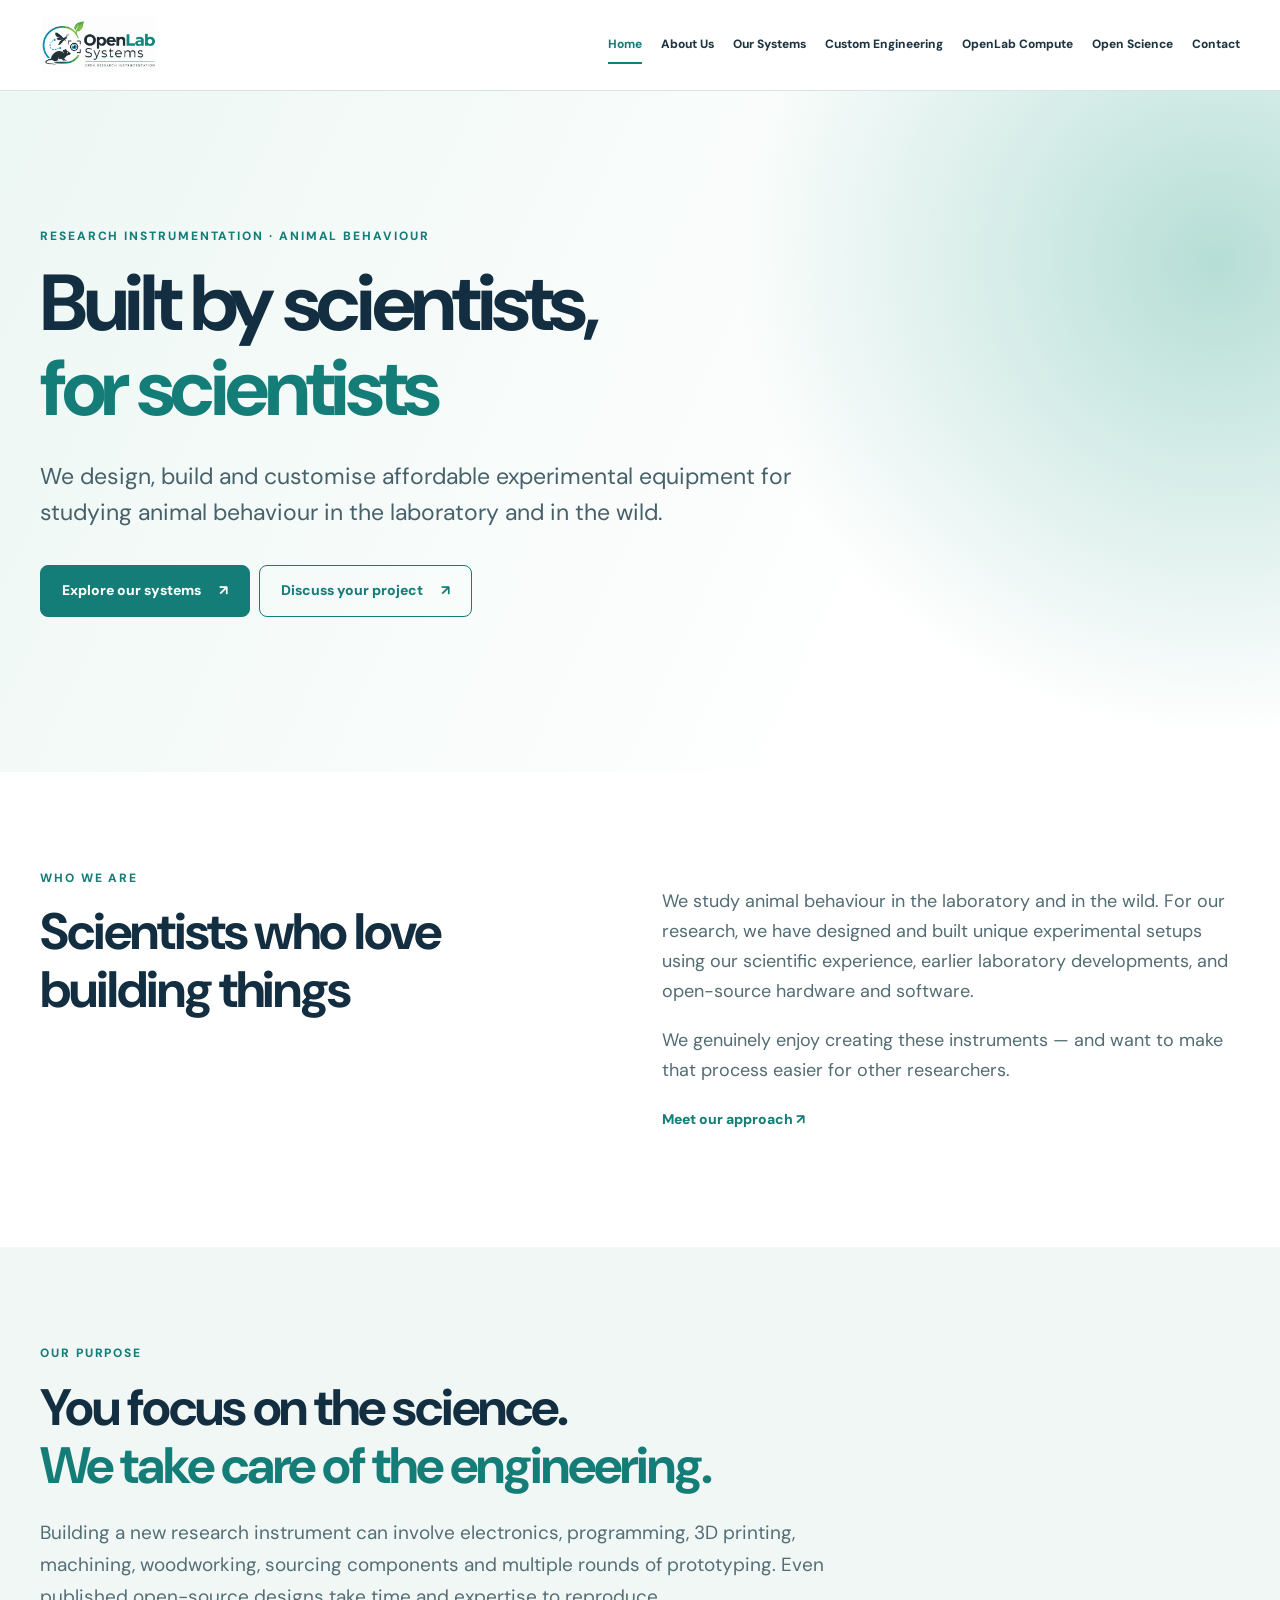
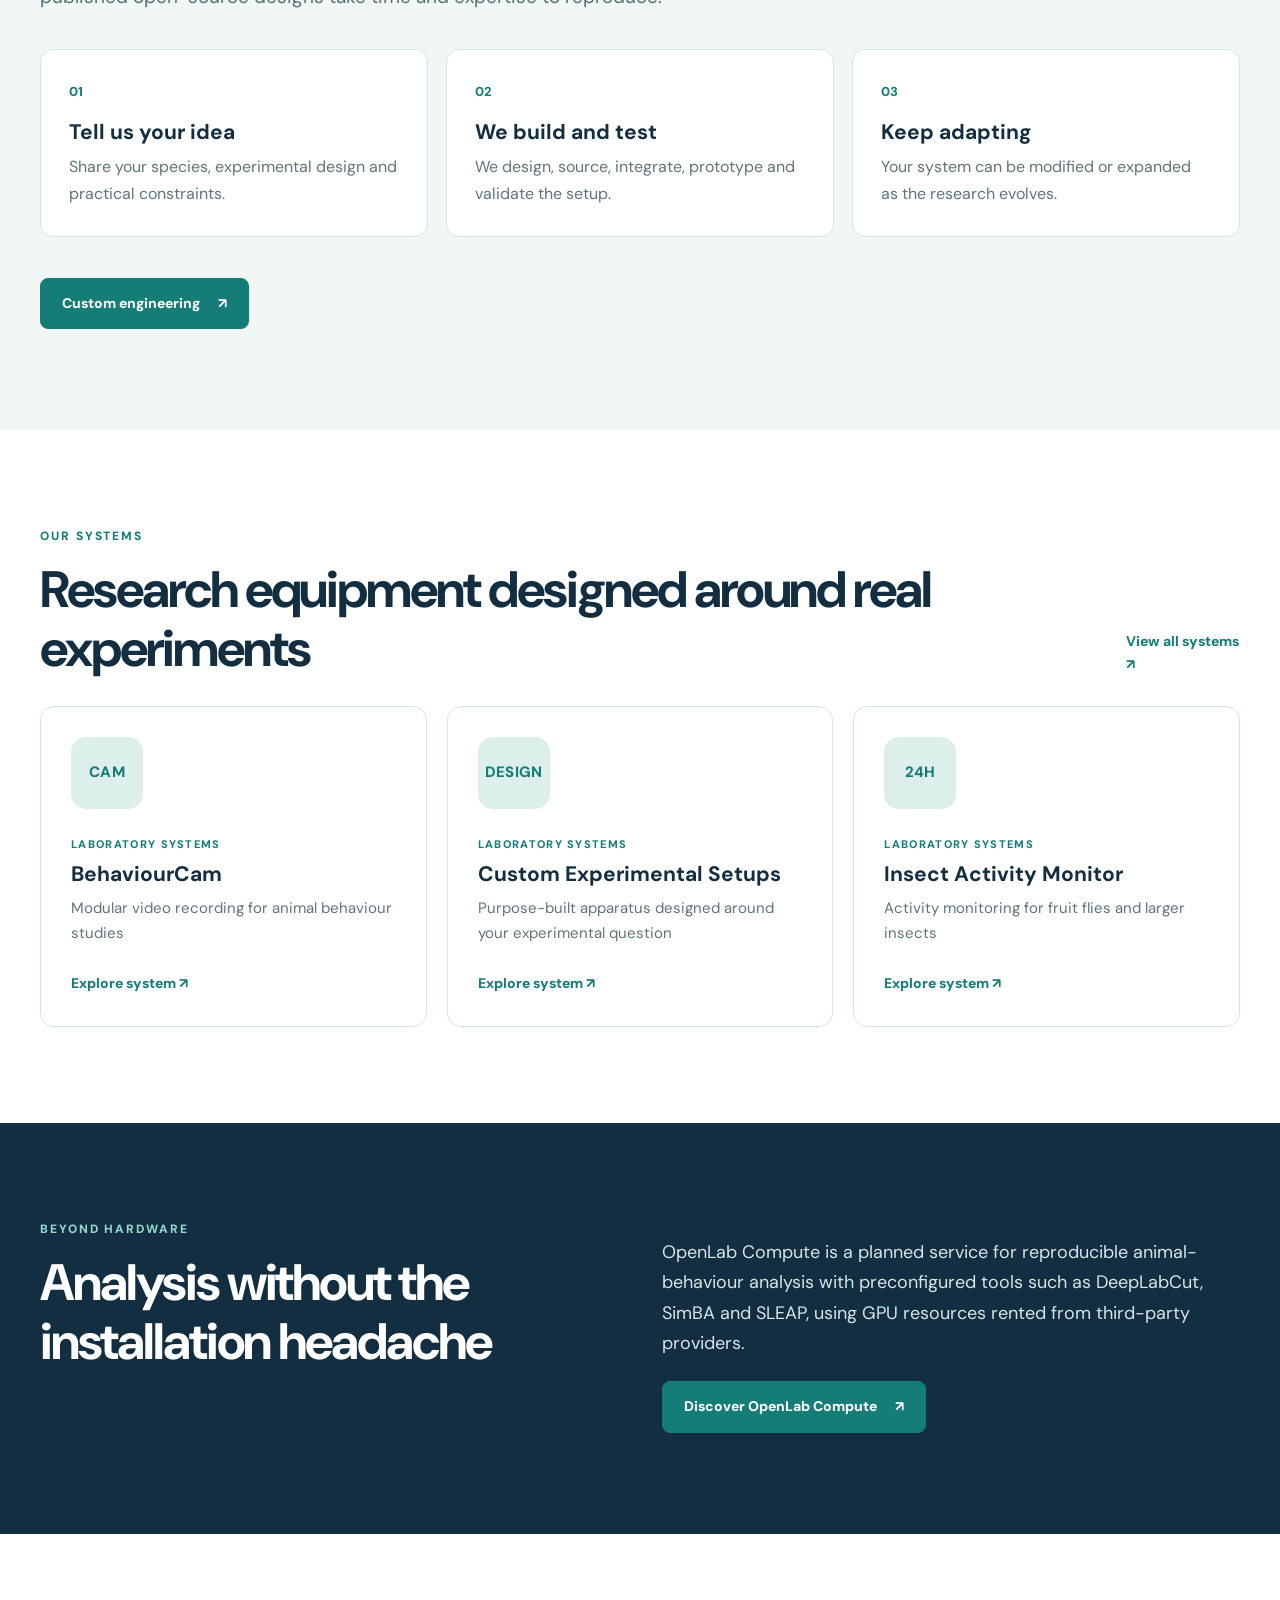
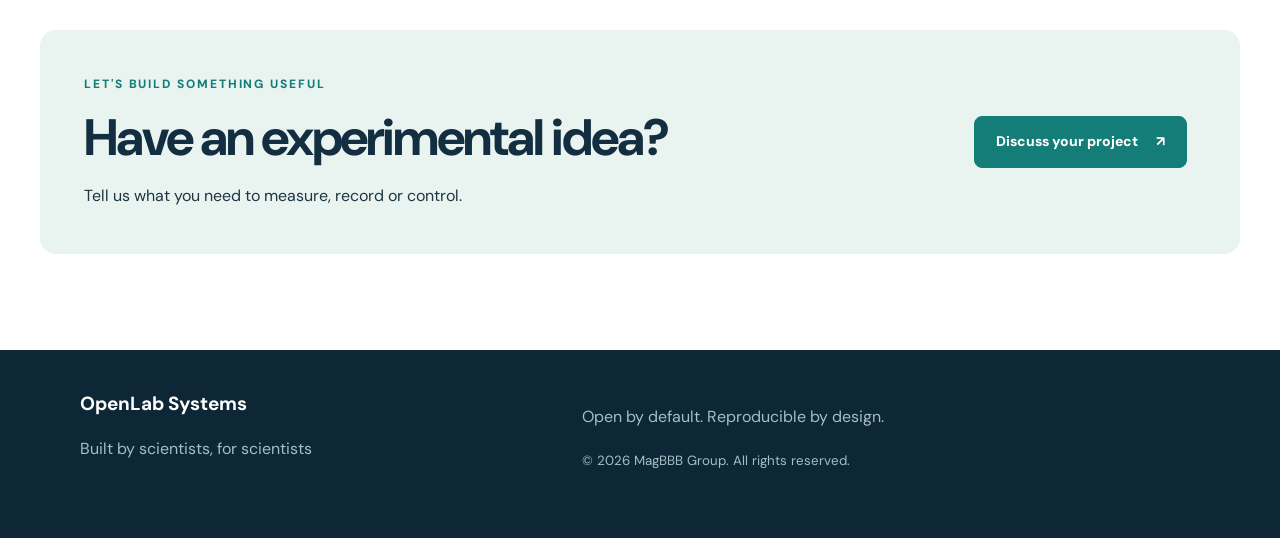
<file: index.html>
<!doctype html><html lang="en"><head><meta charset="utf-8"><meta name="viewport" content="width=device-width,initial-scale=1"><meta name="description" content="Scientist-led custom research instrumentation and open hardware for animal behaviour."><title>Built by scientists, for scientists | OpenLab Systems</title><link rel="icon" href="logo.png" type="image/png"><link rel="stylesheet" href="style.css?v=20261024-multipage1"><script defer src="site.js"></script></head><body><header class="site-header"><div class="wrap header-inner"><a class="brand" href="index.html" aria-label="OpenLab Systems homepage"><img src="logo.png" alt="OpenLab Systems" onerror="this.style.display='none';this.nextElementSibling.style.display='inline'"/><span class="brand-fallback">OPENLAB <em>SYSTEMS</em></span></a><button class="menu-toggle" aria-expanded="false" aria-controls="site-nav" aria-label="Toggle navigation"><span></span><span></span><span></span></button><nav id="site-nav" class="site-nav" aria-label="Main navigation"><a href="index.html" class="active">Home</a><a href="about.html" class="">About Us</a><a href="systems.html" class="">Our Systems</a><a href="custom-engineering.html" class="">Custom Engineering</a><a href="compute.html" class="">OpenLab Compute</a><a href="open-science.html" class="">Open Science</a><a href="contact.html" class="">Contact</a></nav></div></header><main id="main-content"><section class="page-hero home-hero"><div class="wrap"><p class="eyebrow">RESEARCH INSTRUMENTATION · ANIMAL BEHAVIOUR</p><h1>Built by scientists,<br><em>for scientists</em></h1><p class="hero-lead">We design, build and customise affordable experimental equipment for studying animal behaviour in the laboratory and in the wild.</p><a class="button " href="systems.html">Explore our systems <span aria-hidden="true">↗</span></a><a class="button button-outline" href="contact.html">Discuss your project <span aria-hidden="true">↗</span></a></div></section><section class="section"><div class="wrap two-col"><div><p class="eyebrow">WHO WE ARE</p><h2>Scientists who love building things</h2></div><div class="body-large"><p>We study animal behaviour in the laboratory and in the wild. For our research, we have designed and built unique experimental setups using our scientific experience, earlier laboratory developments, and open-source hardware and software.</p><p>We genuinely enjoy creating these instruments — and want to make that process easier for other researchers.</p><p><a class="text-link" href="about.html">Meet our approach ↗</a></p></div></div></section><section class="section soft"><div class="wrap"><p class="eyebrow">OUR PURPOSE</p><h2>You focus on the science.<br><em>We take care of the engineering.</em></h2><p class="section-lead">Building a new research instrument can involve electronics, programming, 3D printing, machining, woodworking, sourcing components and multiple rounds of prototyping. Even published open-source designs take time and expertise to reproduce.</p><div class="three-steps"><div><span>01</span><h3>Tell us your idea</h3><p>Share your species, experimental design and practical constraints.</p></div><div><span>02</span><h3>We build and test</h3><p>We design, source, integrate, prototype and validate the setup.</p></div><div><span>03</span><h3>Keep adapting</h3><p>Your system can be modified or expanded as the research evolves.</p></div></div><a class="button " href="custom-engineering.html">Custom engineering <span aria-hidden="true">↗</span></a></div></section><section class="section"><div class="wrap"><div class="section-head"><div><p class="eyebrow">OUR SYSTEMS</p><h2>Research equipment designed around real experiments</h2></div><a class="text-link" href="systems.html">View all systems ↗</a></div><div class="card-grid"><article class="system-card"><div class="system-mark">CAM</div><div class="system-meta">Laboratory systems</div><h3>BehaviourCam</h3><p>Modular video recording for animal behaviour studies</p><a class="text-link" href="behaviourcam.html">Explore system <span aria-hidden="true">↗</span></a></article><article class="system-card"><div class="system-mark">DESIGN</div><div class="system-meta">Laboratory systems</div><h3>Custom Experimental Setups</h3><p>Purpose-built apparatus designed around your experimental question</p><a class="text-link" href="custom-setups.html">Explore system <span aria-hidden="true">↗</span></a></article><article class="system-card"><div class="system-mark">24H</div><div class="system-meta">Laboratory systems</div><h3>Insect Activity Monitor</h3><p>Activity monitoring for fruit flies and larger insects</p><a class="text-link" href="insect-activity-monitor.html">Explore system <span aria-hidden="true">↗</span></a></article></div></div></section><section class="section dark-section"><div class="wrap two-col"><div><p class="eyebrow">BEYOND HARDWARE</p><h2>Analysis without the installation headache</h2></div><div><p class="body-large">OpenLab Compute is a planned service for reproducible animal-behaviour analysis with preconfigured tools such as DeepLabCut, SimBA and SLEAP, using GPU resources rented from third-party providers.</p><a class="button " href="compute.html">Discover OpenLab Compute <span aria-hidden="true">↗</span></a></div></div></section><section class="section"><div class="wrap cta-band"><div><p class="eyebrow">LET'S BUILD SOMETHING USEFUL</p><h2>Have an experimental idea?</h2><p>Tell us what you need to measure, record or control.</p></div><a class="button " href="contact.html">Discuss your project <span aria-hidden="true">↗</span></a></div></section></main><footer class="site-footer"><div class="wrap footer-grid"><div><strong>OpenLab Systems</strong><p>Built by scientists, for scientists</p></div><div><p>Open by default. Reproducible by design.<p><small>© 2026 MagBBB Group. All rights reserved.</small></p></p></div></div></footer></body></html>
</file>
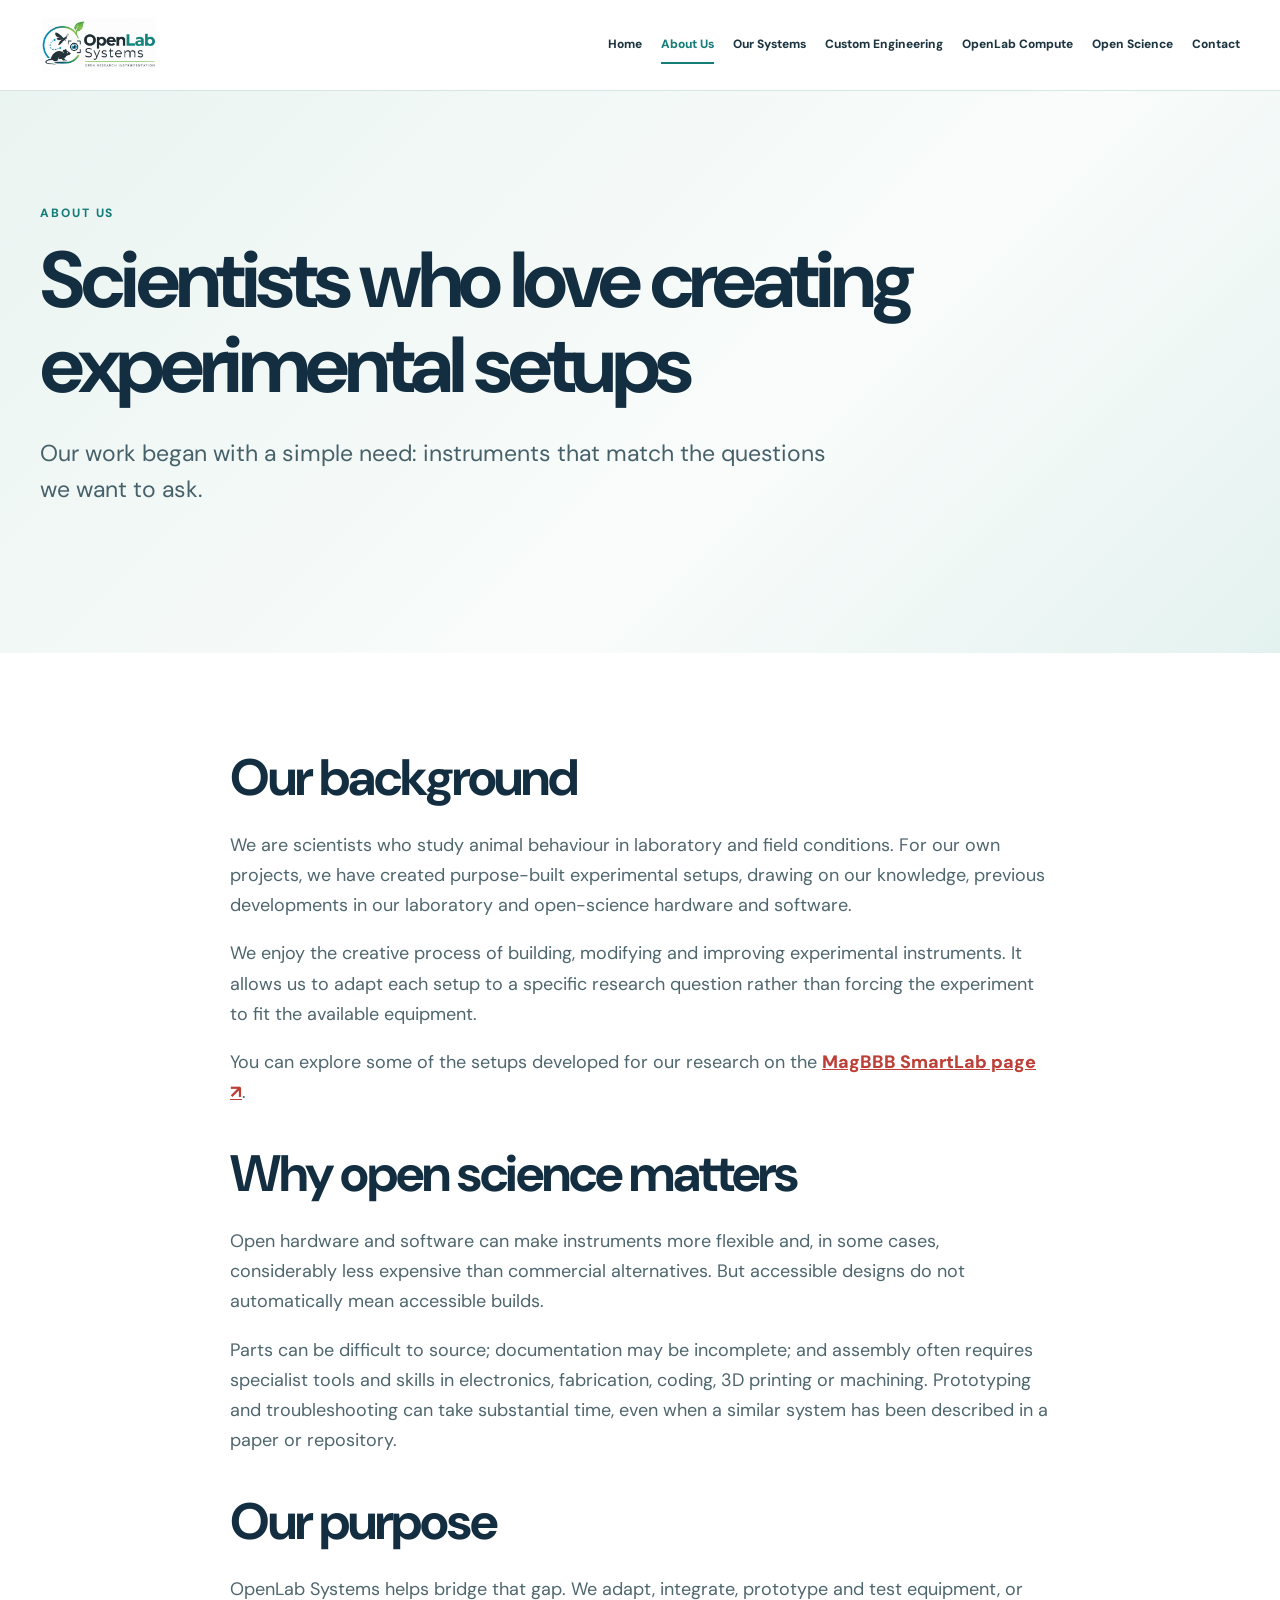
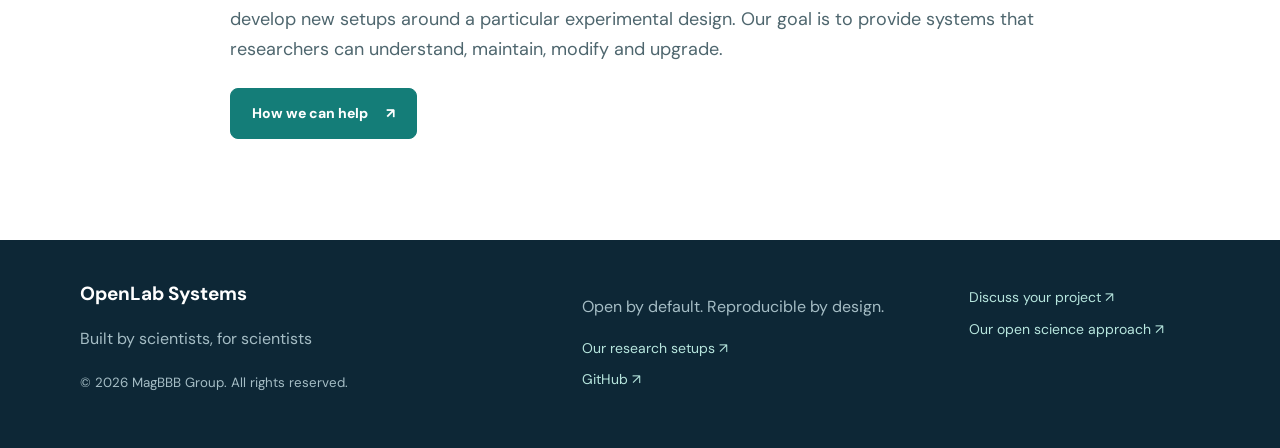
<file: about.html>
<!doctype html><html lang="en"><head><meta charset="utf-8"><meta name="viewport" content="width=device-width,initial-scale=1"><meta name="description" content="Our background in animal behaviour research and purpose-built experimental equipment."><title>About Us | OpenLab Systems</title><link rel="icon" href="logo.png" type="image/png"><link rel="stylesheet" href="style.css?v=20261024-multipage1"><script defer src="site.js"></script></head><body><header class="site-header"><div class="wrap header-inner"><a class="brand" href="index.html" aria-label="OpenLab Systems homepage"><img src="logo.png" alt="OpenLab Systems" onerror="this.style.display='none';this.nextElementSibling.style.display='inline'"/><span class="brand-fallback">OPENLAB <em>SYSTEMS</em></span></a><button class="menu-toggle" aria-expanded="false" aria-controls="site-nav" aria-label="Toggle navigation"><span></span><span></span><span></span></button><nav id="site-nav" class="site-nav" aria-label="Main navigation"><a href="index.html" class="">Home</a><a href="about.html" class="active">About Us</a><a href="systems.html" class="">Our Systems</a><a href="custom-engineering.html" class="">Custom Engineering</a><a href="compute.html" class="">OpenLab Compute</a><a href="open-science.html" class="">Open Science</a><a href="contact.html" class="">Contact</a></nav></div></header><main id="main-content"><section class="page-hero "><div class="wrap"><p class="eyebrow">ABOUT US</p><h1>Scientists who love creating experimental setups</h1><p class="hero-lead">Our work began with a simple need: instruments that match the questions we want to ask.</p></div></section><section class="section"><div class="wrap reading"><h2>Our background</h2><p>We are scientists who study animal behaviour in laboratory and field conditions. For our own projects, we have created purpose-built experimental setups, drawing on our knowledge, previous developments in our laboratory and open-science hardware and software.</p><p>We enjoy the creative process of building, modifying and improving experimental instruments. It allows us to adapt each setup to a specific research question rather than forcing the experiment to fit the available equipment.</p><p>You can explore some of the setups developed for our research on the <a class="red-link" href="https://magbbb.com/openscience/smartlab/" target="_blank" rel="noopener noreferrer">MagBBB SmartLab page ↗</a>.</p><h2>Why open science matters</h2><p>Open hardware and software can make instruments more flexible and, in some cases, considerably less expensive than commercial alternatives. But accessible designs do not automatically mean accessible builds.</p><p>Parts can be difficult to source; documentation may be incomplete; and assembly often requires specialist tools and skills in electronics, fabrication, coding, 3D printing or machining. Prototyping and troubleshooting can take substantial time, even when a similar system has been described in a paper or repository.</p><h2>Our purpose</h2><p>OpenLab Systems helps bridge that gap. We adapt, integrate, prototype and test equipment, or develop new setups around a particular experimental design. Our goal is to provide systems that researchers can understand, maintain, modify and upgrade.</p><a class="button " href="custom-engineering.html">How we can help <span aria-hidden="true">↗</span></a></div></section></main><footer class="site-footer"><div class="wrap footer-grid"><div><strong>OpenLab Systems</strong><p>Built by scientists, for scientists</p><small>© 2026 MagBBB Group. All rights reserved.</small></div><div><p>Open by default. Reproducible by design.</p><a href="https://magbbb.com/openscience/smartlab/" target="_blank" rel="noopener noreferrer">Our research setups ↗</a><a href="https://github.com/MagBBBGroup" target="_blank" rel="noopener noreferrer">GitHub ↗</a></div><div><a href="contact.html">Discuss your project ↗</a><a href="open-science.html">Our open science approach ↗</a></div></div></footer></body></html>
</file>
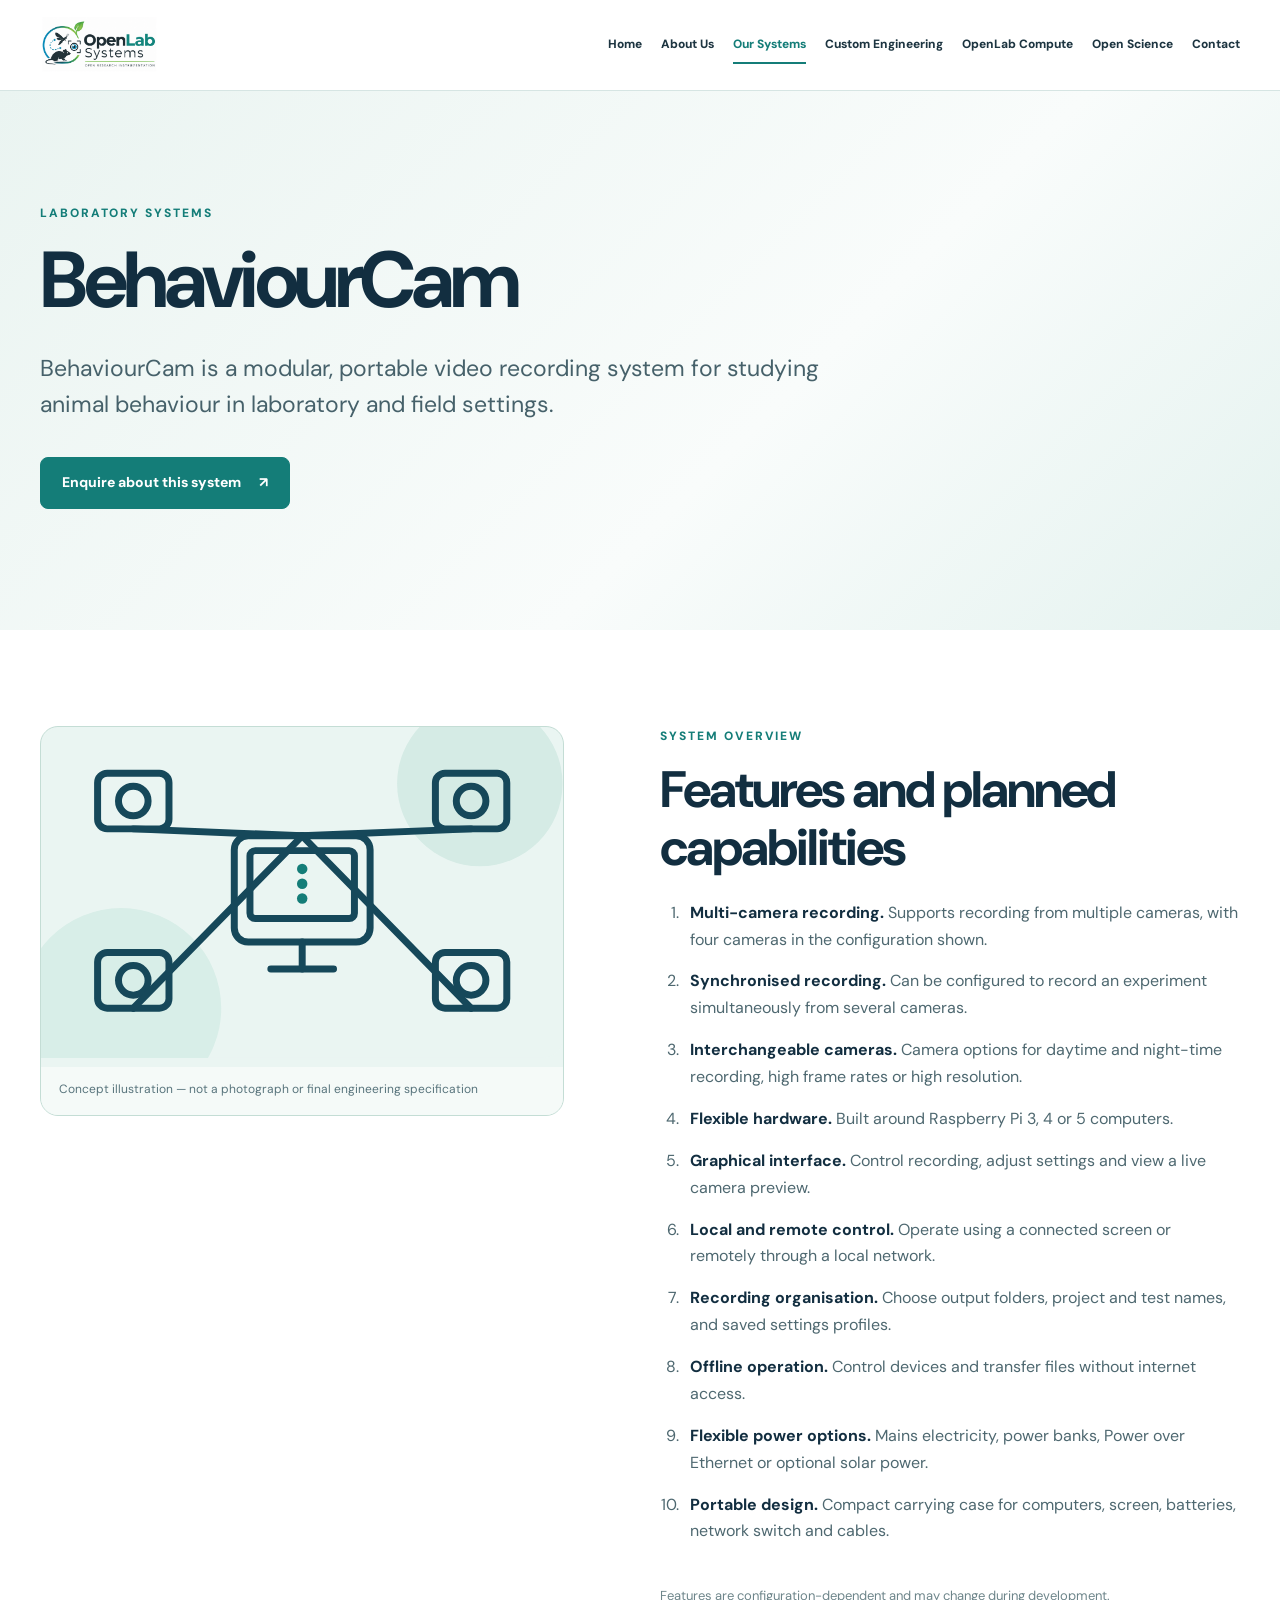
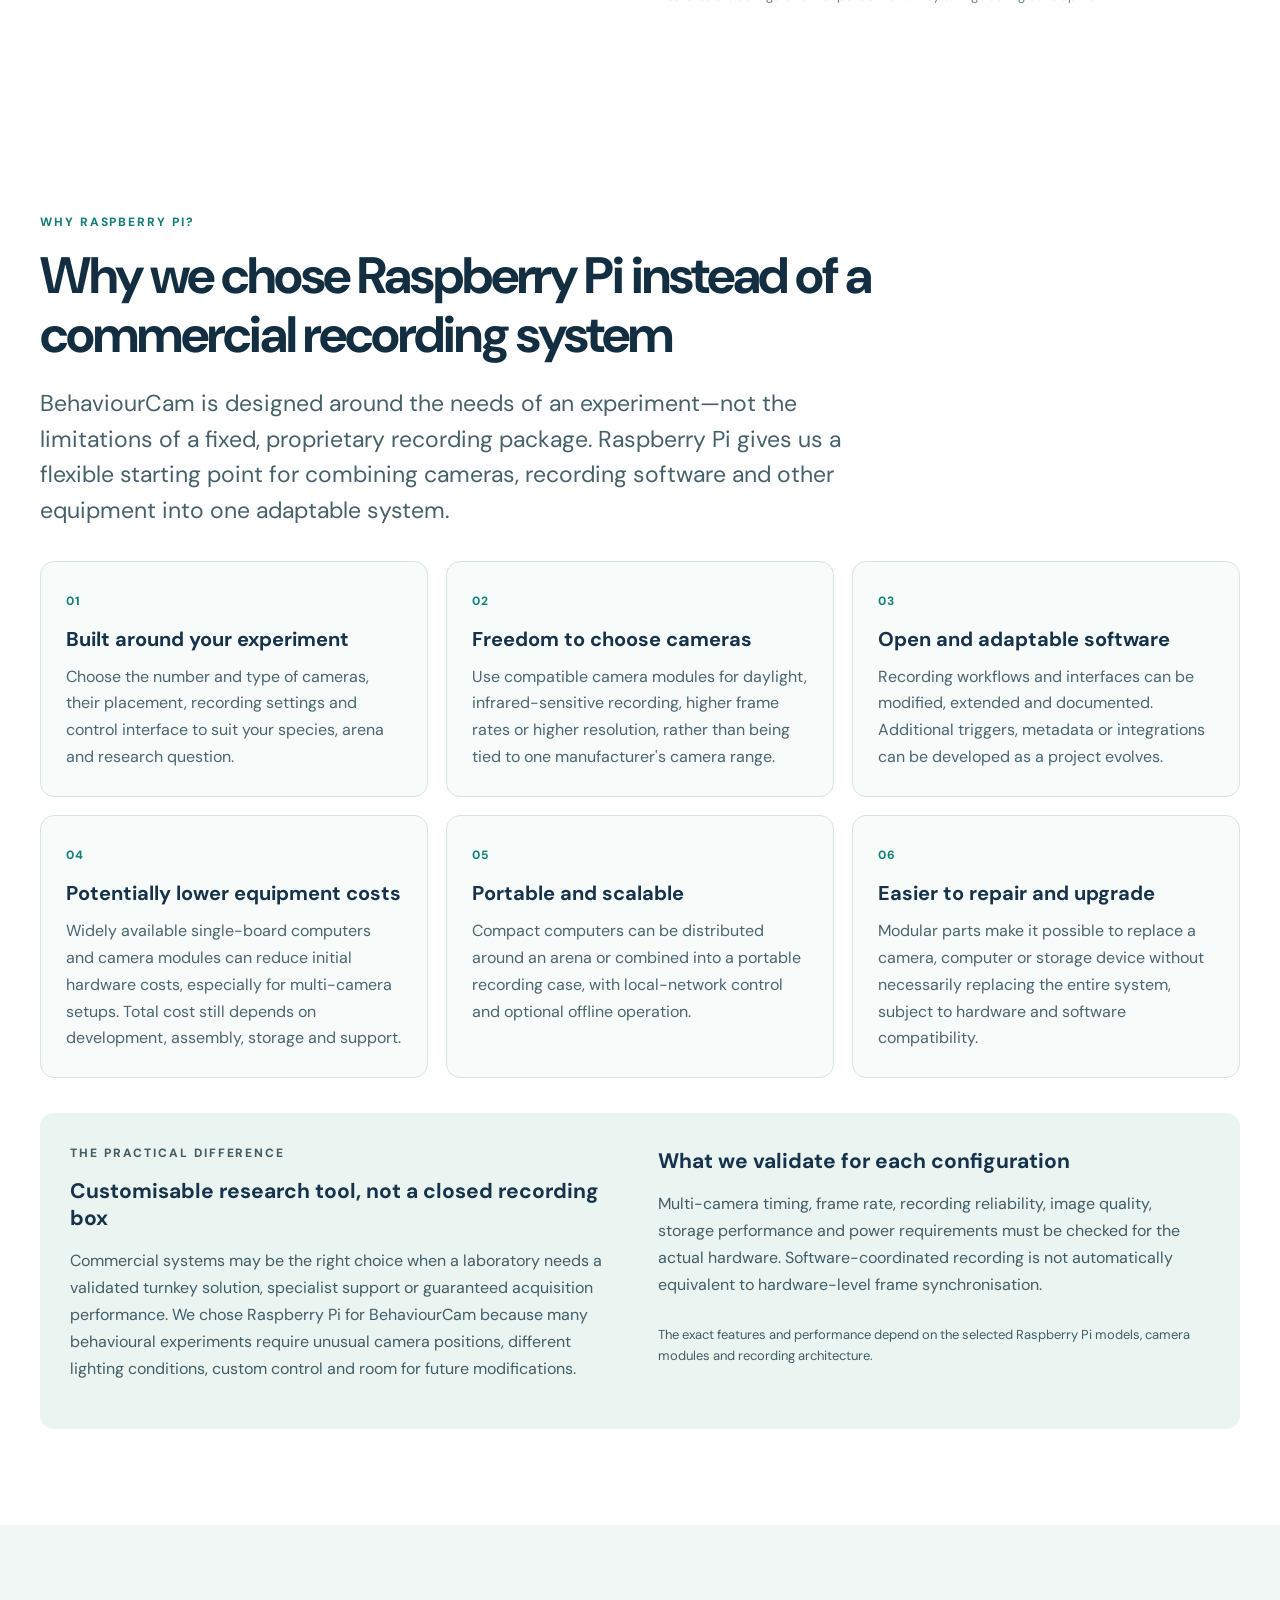
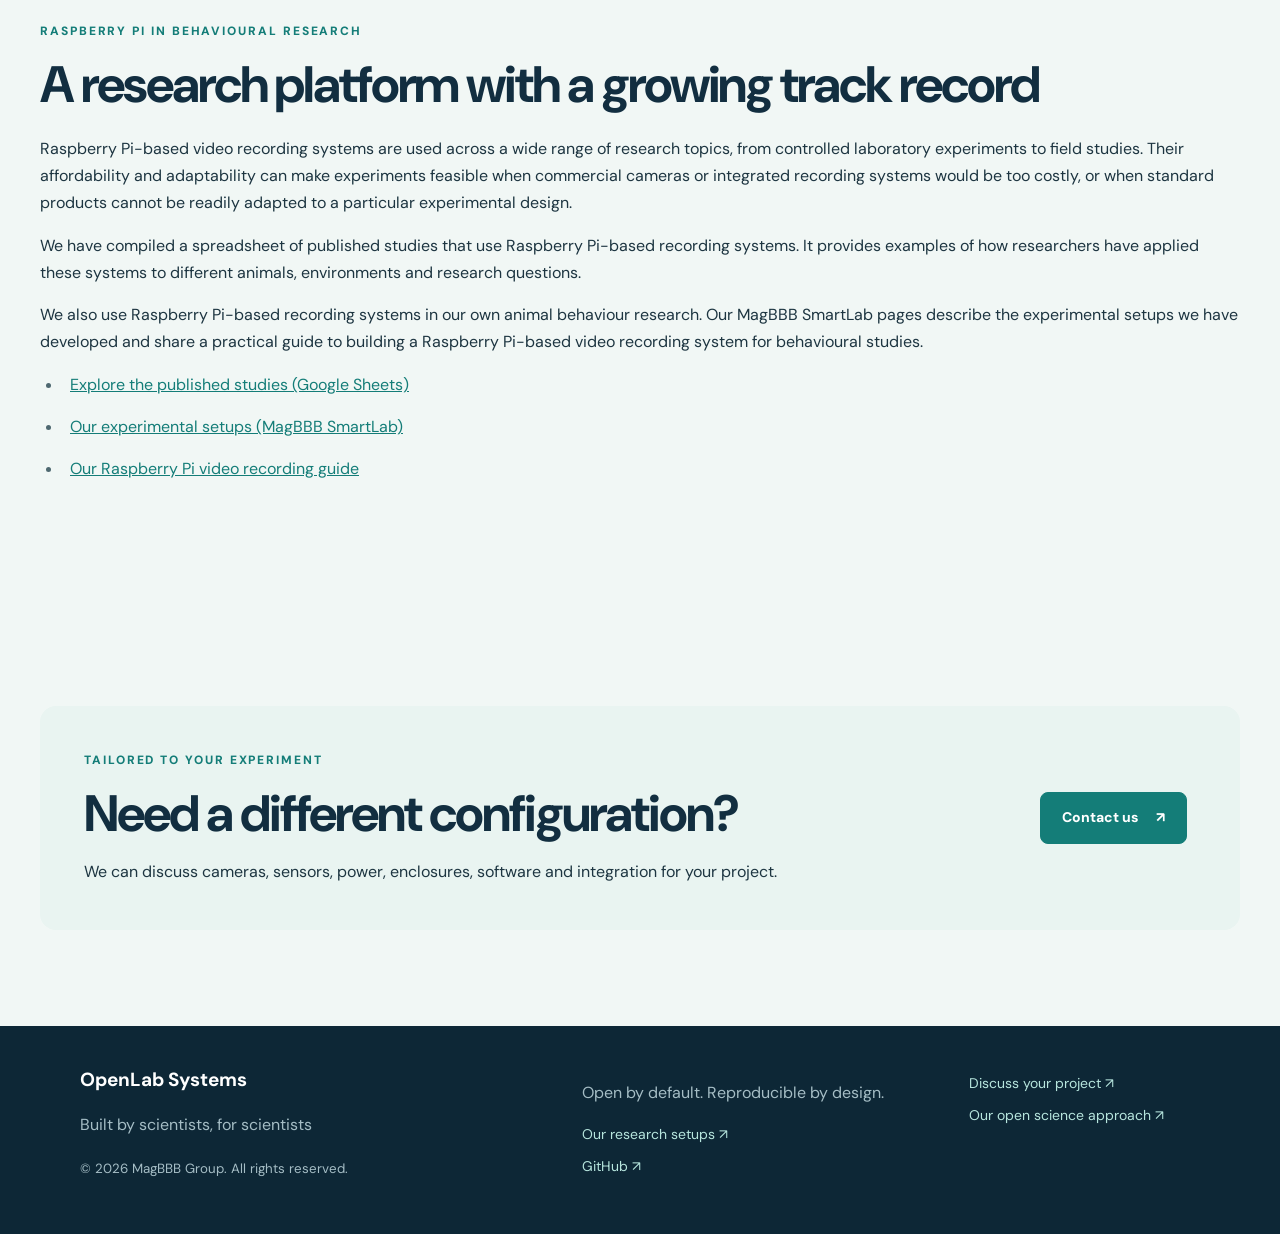
<file: behaviourcam.html>
<!DOCTYPE html>

<html lang="en"><head><meta charset="utf-8"/><meta content="width=device-width,initial-scale=1" name="viewport"/><meta content="Modular video recording for animal behaviour studies" name="description"/><title>BehaviourCam | OpenLab Systems</title><link href="logo.png" rel="icon" type="image/png"/><link href="style.css?v=20261029-behaviourcam2" rel="stylesheet"/><script defer="" src="site.js"></script></head><body><header class="site-header"><div class="wrap header-inner"><a aria-label="OpenLab Systems homepage" class="brand" href="index.html"><img alt="OpenLab Systems" onerror="this.style.display='none';this.nextElementSibling.style.display='inline'" src="logo.png"/><span class="brand-fallback">OPENLAB <em>SYSTEMS</em></span></a><button aria-controls="site-nav" aria-expanded="false" aria-label="Toggle navigation" class="menu-toggle"><span></span><span></span><span></span></button><nav aria-label="Main navigation" class="site-nav" id="site-nav"><a class="" href="index.html">Home</a><a class="" href="about.html">About Us</a><a class="active" href="systems.html">Our Systems</a><a class="" href="custom-engineering.html">Custom Engineering</a><a class="" href="compute.html">OpenLab Compute</a><a class="" href="open-science.html">Open Science</a><a class="" href="contact.html">Contact</a></nav></div></header><main id="main-content"><section class="page-hero"><div class="wrap"><p class="eyebrow">LABORATORY SYSTEMS</p><h1>BehaviourCam</h1><p class="hero-lead">BehaviourCam is a modular, portable video recording
      system for studying animal behaviour in laboratory
      and field settings.</p><a class="button" href="contact.html">Enquire about this system <span aria-hidden="true">↗</span></a></div></section><section class="section"><div class="wrap product-layout"><div><figure class="product-illustration"><svg aria-labelledby="title desc" role="img" viewbox="0 0 600 380" xmlns="http://www.w3.org/2000/svg"><title>BehaviourCam multi-camera recording</title><desc>Four cameras connected to a central recording station</desc><rect fill="#eaf5f2" height="380" rx="24" width="600"></rect><circle cx="504" cy="65" fill="#d5ebe5" r="95"></circle><circle cx="92" cy="323" fill="#d8eee8" r="115"></circle><g fill="none" stroke="#16485a" stroke-linecap="round" stroke-linejoin="round" stroke-width="8"><rect height="122" rx="16" width="156" x="222" y="125"></rect><rect height="78" rx="6" width="120" x="240" y="142"></rect><path d="M300 247 L300 278"></path><path d="M264 278 L336 278"></path><rect height="64" rx="11" width="82" x="65" y="53"></rect><circle cx="106" cy="85" r="17"></circle><path d="M106 117 L300 125"></path><rect height="64" rx="11" width="82" x="453" y="53"></rect><circle cx="494" cy="85" r="17"></circle><path d="M494 117 L300 125"></path><rect height="64" rx="11" width="82" x="65" y="259"></rect><circle cx="106" cy="291" r="17"></circle><path d="M106 323 L300 125"></path><rect height="64" rx="11" width="82" x="453" y="259"></rect><circle cx="494" cy="291" r="17"></circle><path d="M494 323 L300 125"></path></g><g fill="#147d78"><circle cx="300" cy="163" r="6"></circle><circle cx="300" cy="180" r="6"></circle><circle cx="300" cy="197" r="6"></circle></g></svg><figcaption>Concept illustration — not a photograph or final engineering specification</figcaption></figure></div><div class="product-copy"><p class="eyebrow">SYSTEM OVERVIEW</p><h2>Features and planned capabilities</h2><ol class="feature-list"><li><strong>Multi-camera recording.</strong>
        Supports recording from multiple cameras, with
        four cameras in the configuration shown.</li><li><strong>Synchronised recording.</strong>
        Can be configured to record an experiment
        simultaneously from several cameras.</li><li><strong>Interchangeable cameras.</strong>
        Camera options for daytime and night-time recording,
        high frame rates or high resolution.</li><li><strong>Flexible hardware.</strong>
        Built around Raspberry Pi 3, 4 or 5 computers.</li><li><strong>Graphical interface.</strong>
        Control recording, adjust settings and view
        a live camera preview.</li><li><strong>Local and remote control.</strong>
        Operate using a connected screen or remotely
        through a local network.</li><li><strong>Recording organisation.</strong>
        Choose output folders, project and test names,
        and saved settings profiles.</li><li><strong>Offline operation.</strong>
        Control devices and transfer files without
        internet access.</li><li><strong>Flexible power options.</strong>
        Mains electricity, power banks, Power over Ethernet
        or optional solar power.</li><li><strong>Portable design.</strong>
        Compact carrying case for computers, screen,
        batteries, network switch and cables.</li></ol><p class="muted">Features are configuration-dependent and may change during development.</p></div></div></section><section class="section bc-rationale" id="why-raspberry-pi"><div class="wrap"><div class="bc-rationale-heading"><p class="eyebrow">WHY RASPBERRY PI?</p><h2>Why we chose Raspberry Pi instead of a commercial recording system</h2><p class="hero-lead">BehaviourCam is designed around the needs of an experiment—not the limitations of a fixed, proprietary recording package. Raspberry Pi gives us a flexible starting point for combining cameras, recording software and other equipment into one adaptable system.</p></div><div class="bc-benefits"><article class="bc-benefit"><span class="bc-benefit-num">01</span><h3>Built around your experiment</h3><p>Choose the number and type of cameras, their placement, recording settings and control interface to suit your species, arena and research question.</p></article><article class="bc-benefit"><span class="bc-benefit-num">02</span><h3>Freedom to choose cameras</h3><p>Use compatible camera modules for daylight, infrared-sensitive recording, higher frame rates or higher resolution, rather than being tied to one manufacturer's camera range.</p></article><article class="bc-benefit"><span class="bc-benefit-num">03</span><h3>Open and adaptable software</h3><p>Recording workflows and interfaces can be modified, extended and documented. Additional triggers, metadata or integrations can be developed as a project evolves.</p></article><article class="bc-benefit"><span class="bc-benefit-num">04</span><h3>Potentially lower equipment costs</h3><p>Widely available single-board computers and camera modules can reduce initial hardware costs, especially for multi-camera setups. Total cost still depends on development, assembly, storage and support.</p></article><article class="bc-benefit"><span class="bc-benefit-num">05</span><h3>Portable and scalable</h3><p>Compact computers can be distributed around an arena or combined into a portable recording case, with local-network control and optional offline operation.</p></article><article class="bc-benefit"><span class="bc-benefit-num">06</span><h3>Easier to repair and upgrade</h3><p>Modular parts make it possible to replace a camera, computer or storage device without necessarily replacing the entire system, subject to hardware and software compatibility.</p></article></div><div class="bc-comparison"><div><p class="eyebrow">THE PRACTICAL DIFFERENCE</p><h3>Customisable research tool, not a closed recording box</h3><p>Commercial systems may be the right choice when a laboratory needs a validated turnkey solution, specialist support or guaranteed acquisition performance. We chose Raspberry Pi for BehaviourCam because many behavioural experiments require unusual camera positions, different lighting conditions, custom control and room for future modifications.</p></div><div><h3>What we validate for each configuration</h3><p>Multi-camera timing, frame rate, recording reliability, image quality, storage performance and power requirements must be checked for the actual hardware. Software-coordinated recording is not automatically equivalent to hardware-level frame synchronisation.</p><p class="muted">The exact features and performance depend on the selected Raspberry Pi models, camera modules and recording architecture.</p></div></div></div></section><section class="section soft" id="raspberry-pi-in-research"><div class="wrap"><p class="eyebrow">RASPBERRY PI IN BEHAVIOURAL RESEARCH</p><h2>A research platform with a growing track record</h2><p>Raspberry Pi-based video recording systems are used across a wide range of research topics, from controlled laboratory experiments to field studies. Their affordability and adaptability can make experiments feasible when commercial cameras or integrated recording systems would be too costly, or when standard products cannot be readily adapted to a particular experimental design.</p><p>We have compiled a spreadsheet of published studies that use Raspberry Pi-based recording systems. It provides examples of how researchers have applied these systems to different animals, environments and research questions.</p><p>We also use Raspberry Pi-based recording systems in our own animal behaviour research. Our MagBBB SmartLab pages describe the experimental setups we have developed and share a practical guide to building a Raspberry Pi-based video recording system for behavioural studies.</p><ul class="feature-list"><li><a href="https://docs.google.com/spreadsheets/d/1zgAfiT6K0W66DIPItxvAUYbuw_YlptsryxOozkrnmT8/edit?usp=sharing" rel="noopener noreferrer" target="_blank">Explore the published studies (Google Sheets)</a></li><li><a href="https://magbbb.com/openscience/smartlab/" rel="noopener noreferrer" target="_blank">Our experimental setups (MagBBB SmartLab)</a></li><li><a href="https://magbbb.com/openscience/smartlab/raspberry-pi-based-videorecording-system-for-behavioural-research/" rel="noopener noreferrer" target="_blank">Our Raspberry Pi video recording guide</a></li></ul></div></section><section class="section soft"><div class="wrap cta-band"><div><p class="eyebrow">TAILORED TO YOUR EXPERIMENT</p><h2>Need a different configuration?</h2><p>We can discuss cameras, sensors, power, enclosures, software and integration for your project.</p></div><a class="button" href="contact.html">Contact us <span aria-hidden="true">↗</span></a></div></section></main><footer class="site-footer"><div class="wrap footer-grid"><div><strong>OpenLab Systems</strong><p>Built by scientists, for scientists</p><small>© 2026 MagBBB Group. All rights reserved.</small></div><div><p>Open by default. Reproducible by design.</p><a href="https://magbbb.com/openscience/smartlab/" rel="noopener noreferrer" target="_blank">Our research setups ↗</a><a href="https://github.com/MagBBBGroup" rel="noopener noreferrer" target="_blank">GitHub ↗</a></div><div><a href="contact.html">Discuss your project ↗</a><a href="open-science.html">Our open science approach ↗</a></div></div></footer></body></html>
</file>
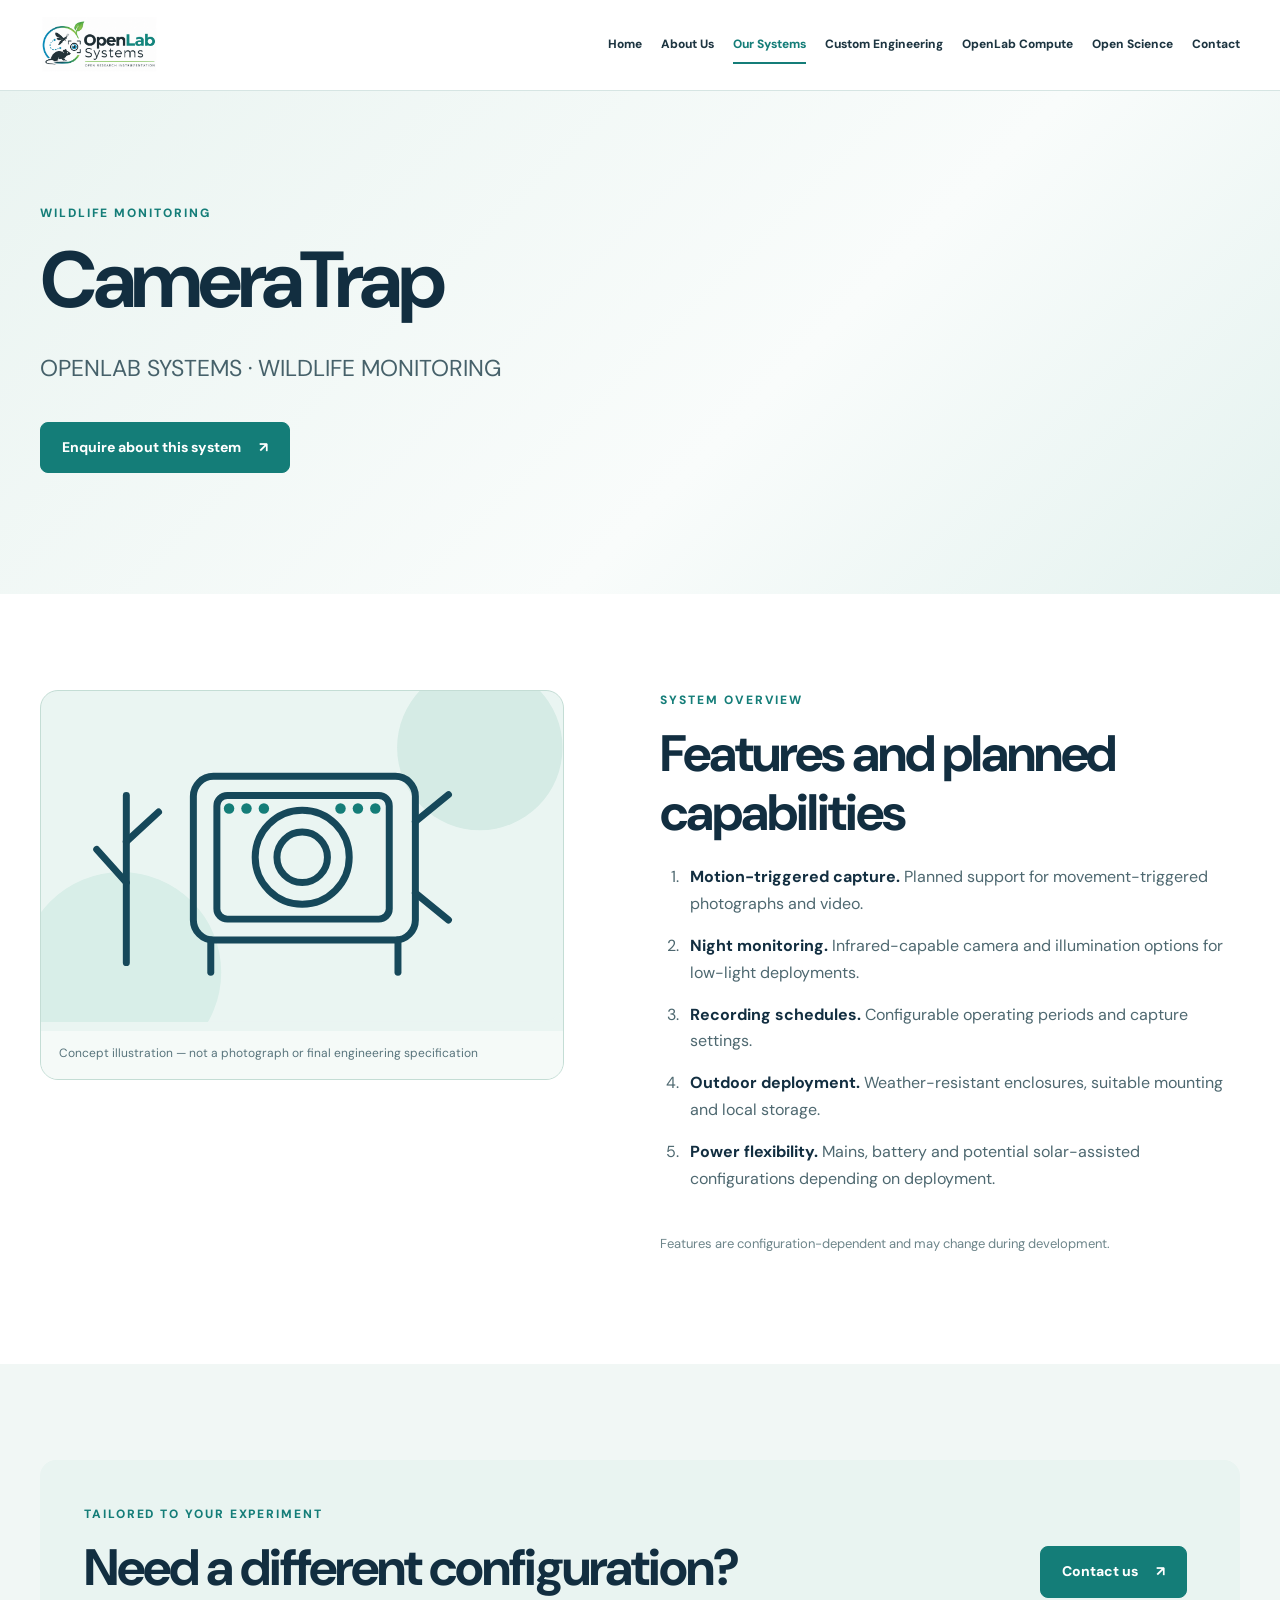
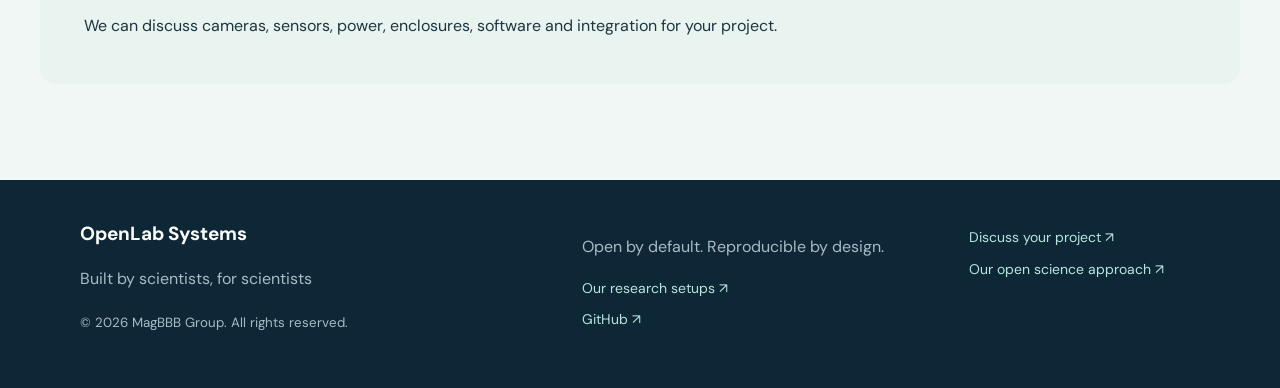
<file: camera-trap.html>
<!doctype html><html lang="en"><head><meta charset="utf-8"><meta name="viewport" content="width=device-width,initial-scale=1"><meta name="description" content="Adaptable camera trapping for field research"><title>CameraTrap | OpenLab Systems</title><link rel="icon" href="logo.png" type="image/png"><link rel="stylesheet" href="style.css?v=20261024-multipage1"><script defer src="site.js"></script></head><body><header class="site-header"><div class="wrap header-inner"><a class="brand" href="index.html" aria-label="OpenLab Systems homepage"><img src="logo.png" alt="OpenLab Systems" onerror="this.style.display='none';this.nextElementSibling.style.display='inline'"/><span class="brand-fallback">OPENLAB <em>SYSTEMS</em></span></a><button class="menu-toggle" aria-expanded="false" aria-controls="site-nav" aria-label="Toggle navigation"><span></span><span></span><span></span></button><nav id="site-nav" class="site-nav" aria-label="Main navigation"><a href="index.html" class="">Home</a><a href="about.html" class="">About Us</a><a href="systems.html" class="active">Our Systems</a><a href="custom-engineering.html" class="">Custom Engineering</a><a href="compute.html" class="">OpenLab Compute</a><a href="open-science.html" class="">Open Science</a><a href="contact.html" class="">Contact</a></nav></div></header><main id="main-content"><section class="page-hero "><div class="wrap"><p class="eyebrow">WILDLIFE MONITORING</p><h1>CameraTrap</h1><p class="hero-lead">OPENLAB SYSTEMS · WILDLIFE MONITORING</p><a class="button " href="contact.html">Enquire about this system <span aria-hidden="true">↗</span></a></div></section><section class="section"><div class="wrap product-layout"><div><figure class="product-illustration"><svg xmlns="http://www.w3.org/2000/svg" viewBox="0 0 600 380" role="img" aria-labelledby="title desc"><title>CameraTrap wildlife camera</title><desc>Outdoor camera with lens, infrared lights and vegetation</desc><rect width="600" height="380" rx="24" fill="#eaf5f2"/><circle cx="504" cy="65" r="95" fill="#d5ebe5"/><circle cx="92" cy="323" r="115" fill="#d8eee8"/><g fill="none" stroke="#16485a" stroke-width="8" stroke-linecap="round" stroke-linejoin="round"><rect x="175" y="98" width="255" height="188" rx="23"/><rect x="202" y="120" width="198" height="142" rx="12"/><circle cx="300" cy="191" r="54"/><circle cx="300" cy="191" r="29"/><path d="M430 150 L468 119"/><path d="M430 232 L468 263"/><path d="M195 286 L195 323"/><path d="M410 286 L410 323"/><path d="M98 312 L98 120"/><path d="M98 220 L64 182"/><path d="M98 173 L135 139"/></g><g fill="#147d78"><circle cx="216" cy="135" r="6"/><circle cx="236" cy="135" r="6"/><circle cx="256" cy="135" r="6"/><circle cx="344" cy="135" r="6"/><circle cx="364" cy="135" r="6"/><circle cx="384" cy="135" r="6"/></g></svg><figcaption>Concept illustration — not a photograph or final engineering specification</figcaption></figure></div><div class="product-copy"><p class="eyebrow">SYSTEM OVERVIEW</p><h2>Features and planned capabilities</h2><ol class="feature-list"><li><strong>Motion-triggered capture.</strong> Planned support for movement-triggered photographs and video.</li><li><strong>Night monitoring.</strong> Infrared-capable camera and illumination options for low-light deployments.</li><li><strong>Recording schedules.</strong> Configurable operating periods and capture settings.</li><li><strong>Outdoor deployment.</strong> Weather-resistant enclosures, suitable mounting and local storage.</li><li><strong>Power flexibility.</strong> Mains, battery and potential solar-assisted configurations depending on deployment.</li></ol><p class="muted">Features are configuration-dependent and may change during development.</p></div></div></section><section class="section soft"><div class="wrap cta-band"><div><p class="eyebrow">TAILORED TO YOUR EXPERIMENT</p><h2>Need a different configuration?</h2><p>We can discuss cameras, sensors, power, enclosures, software and integration for your project.</p></div><a class="button " href="contact.html">Contact us <span aria-hidden="true">↗</span></a></div></section></main><footer class="site-footer"><div class="wrap footer-grid"><div><strong>OpenLab Systems</strong><p>Built by scientists, for scientists</p><small>© 2026 MagBBB Group. All rights reserved.</small></div><div><p>Open by default. Reproducible by design.</p><a href="https://magbbb.com/openscience/smartlab/" target="_blank" rel="noopener noreferrer">Our research setups ↗</a><a href="https://github.com/MagBBBGroup" target="_blank" rel="noopener noreferrer">GitHub ↗</a></div><div><a href="contact.html">Discuss your project ↗</a><a href="open-science.html">Our open science approach ↗</a></div></div></footer></body></html>
</file>
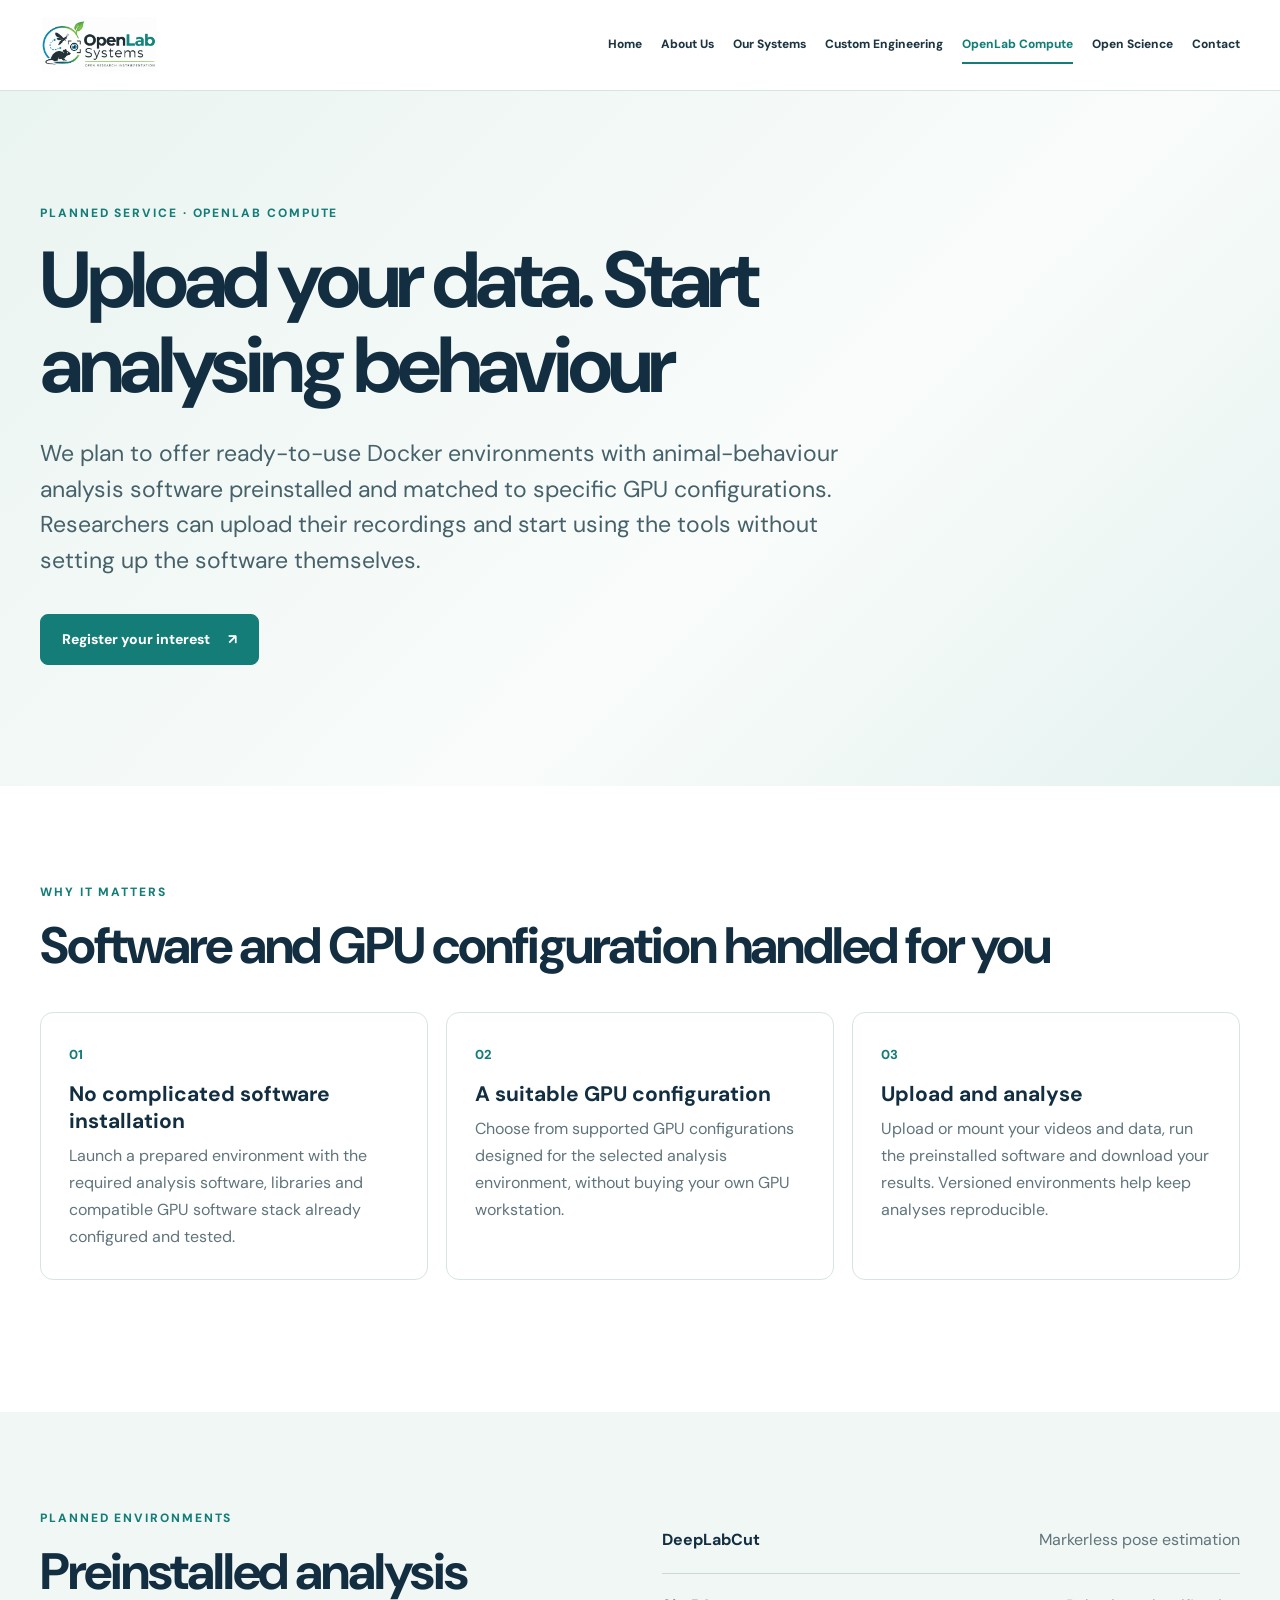
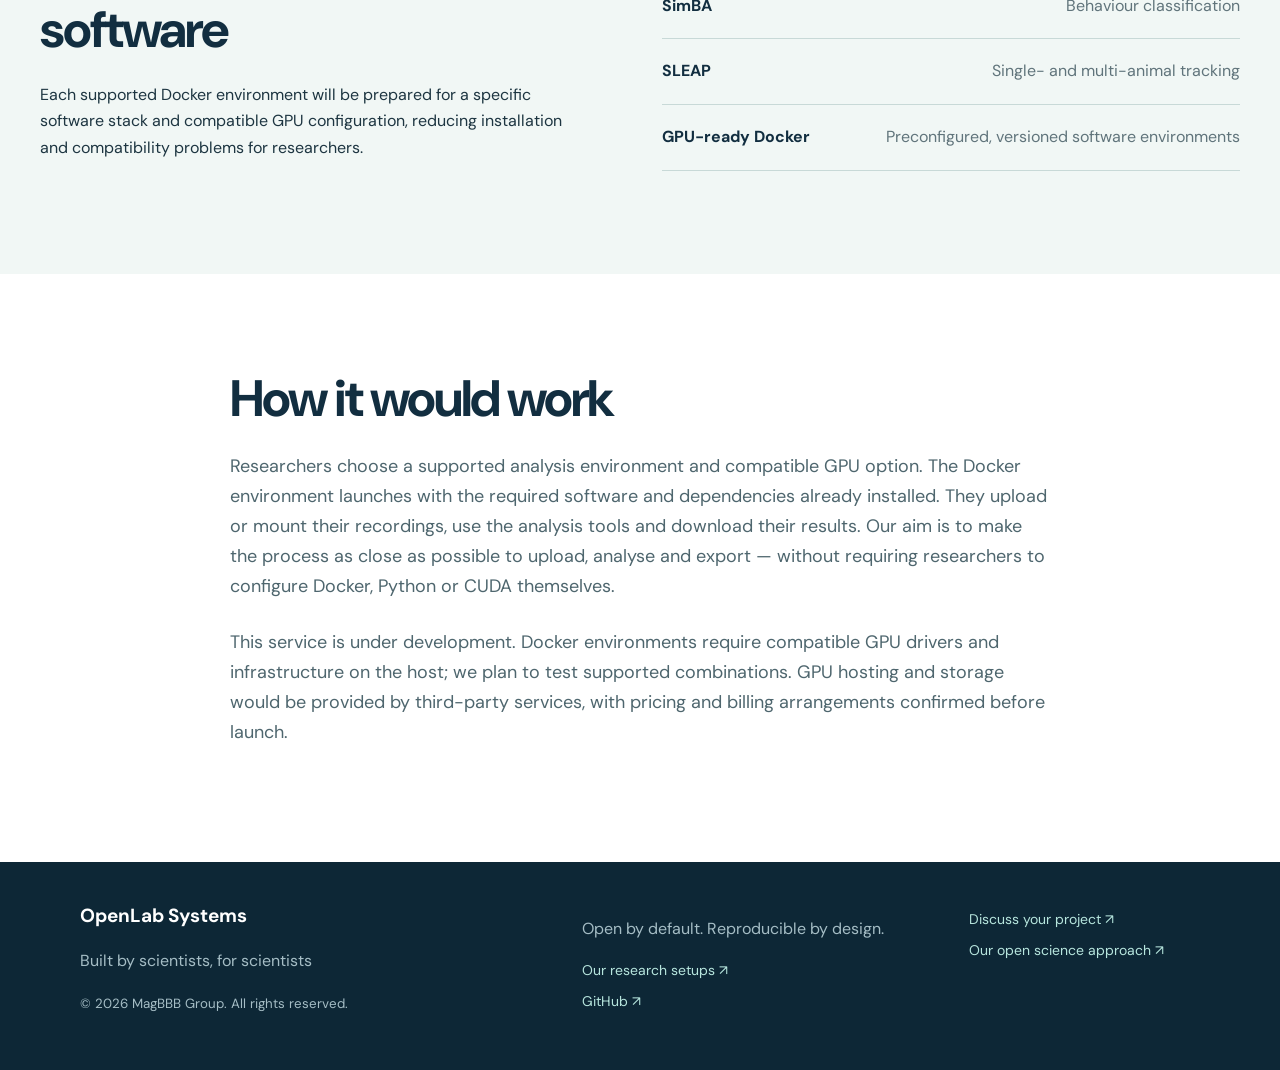
<file: compute.html>
<!doctype html><html lang="en"><head><meta charset="utf-8"><meta name="viewport" content="width=device-width,initial-scale=1"><meta name="description" content="Planned GPU-based animal behaviour analysis environments."><title>OpenLab Compute | OpenLab Systems</title><link rel="icon" href="logo.png" type="image/png"><link rel="stylesheet" href="style.css?v=20261024-multipage1"><script defer src="site.js"></script></head><body><header class="site-header"><div class="wrap header-inner"><a class="brand" href="index.html" aria-label="OpenLab Systems homepage"><img src="logo.png" alt="OpenLab Systems" onerror="this.style.display='none';this.nextElementSibling.style.display='inline'"/><span class="brand-fallback">OPENLAB <em>SYSTEMS</em></span></a><button class="menu-toggle" aria-expanded="false" aria-controls="site-nav" aria-label="Toggle navigation"><span></span><span></span><span></span></button><nav id="site-nav" class="site-nav" aria-label="Main navigation"><a href="index.html" class="">Home</a><a href="about.html" class="">About Us</a><a href="systems.html" class="">Our Systems</a><a href="custom-engineering.html" class="">Custom Engineering</a><a href="compute.html" class="active">OpenLab Compute</a><a href="open-science.html" class="">Open Science</a><a href="contact.html" class="">Contact</a></nav></div></header><main id="main-content"><section class="page-hero "><div class="wrap"><p class="eyebrow">PLANNED SERVICE · OPENLAB COMPUTE</p><h1>Upload your data. Start analysing behaviour</h1><p class="hero-lead">We plan to offer ready-to-use Docker environments with animal-behaviour analysis software preinstalled and matched to specific GPU configurations. Researchers can upload their recordings and start using the tools without setting up the software themselves.</p><a class="button " href="contact.html">Register your interest <span aria-hidden="true">↗</span></a></div></section><section class="section"><div class="wrap"><p class="eyebrow">WHY IT MATTERS</p><h2>Software and GPU configuration handled for you</h2><div class="three-steps"><div><span>01</span><h3>No complicated software installation</h3><p>Launch a prepared environment with the required analysis software, libraries and compatible GPU software stack already configured and tested.</p></div><div><span>02</span><h3>A suitable GPU configuration</h3><p>Choose from supported GPU configurations designed for the selected analysis environment, without buying your own GPU workstation.</p></div><div><span>03</span><h3>Upload and analyse</h3><p>Upload or mount your videos and data, run the preinstalled software and download your results. Versioned environments help keep analyses reproducible.</p></div></div></div></section><section class="section soft"><div class="wrap two-col"><div><p class="eyebrow">PLANNED ENVIRONMENTS</p><h2>Preinstalled analysis software</h2><p>Each supported Docker environment will be prepared for a specific software stack and compatible GPU configuration, reducing installation and compatibility problems for researchers.</p></div><div class="tool-list"><div><strong>DeepLabCut</strong><span>Markerless pose estimation</span></div><div><strong>SimBA</strong><span>Behaviour classification</span></div><div><strong>SLEAP</strong><span>Single- and multi-animal tracking</span></div><div><strong>GPU-ready Docker</strong><span>Preconfigured, versioned software environments</span></div></div></div></section><section class="section"><div class="wrap reading"><h2>How it would work</h2><p>Researchers choose a supported analysis environment and compatible GPU option. The Docker environment launches with the required software and dependencies already installed. They upload or mount their recordings, use the analysis tools and download their results. Our aim is to make the process as close as possible to upload, analyse and export — without requiring researchers to configure Docker, Python or CUDA themselves.</p><p class="muted">This service is under development. Docker environments require compatible GPU drivers and infrastructure on the host; we plan to test supported combinations. GPU hosting and storage would be provided by third-party services, with pricing and billing arrangements confirmed before launch.</p></div></section></main><footer class="site-footer"><div class="wrap footer-grid"><div><strong>OpenLab Systems</strong><p>Built by scientists, for scientists</p><small>© 2026 MagBBB Group. All rights reserved.</small></div><div><p>Open by default. Reproducible by design.</p><a href="https://magbbb.com/openscience/smartlab/" target="_blank" rel="noopener noreferrer">Our research setups ↗</a><a href="https://github.com/MagBBBGroup" target="_blank" rel="noopener noreferrer">GitHub ↗</a></div><div><a href="contact.html">Discuss your project ↗</a><a href="open-science.html">Our open science approach ↗</a></div></div></footer></body></html>
</file>
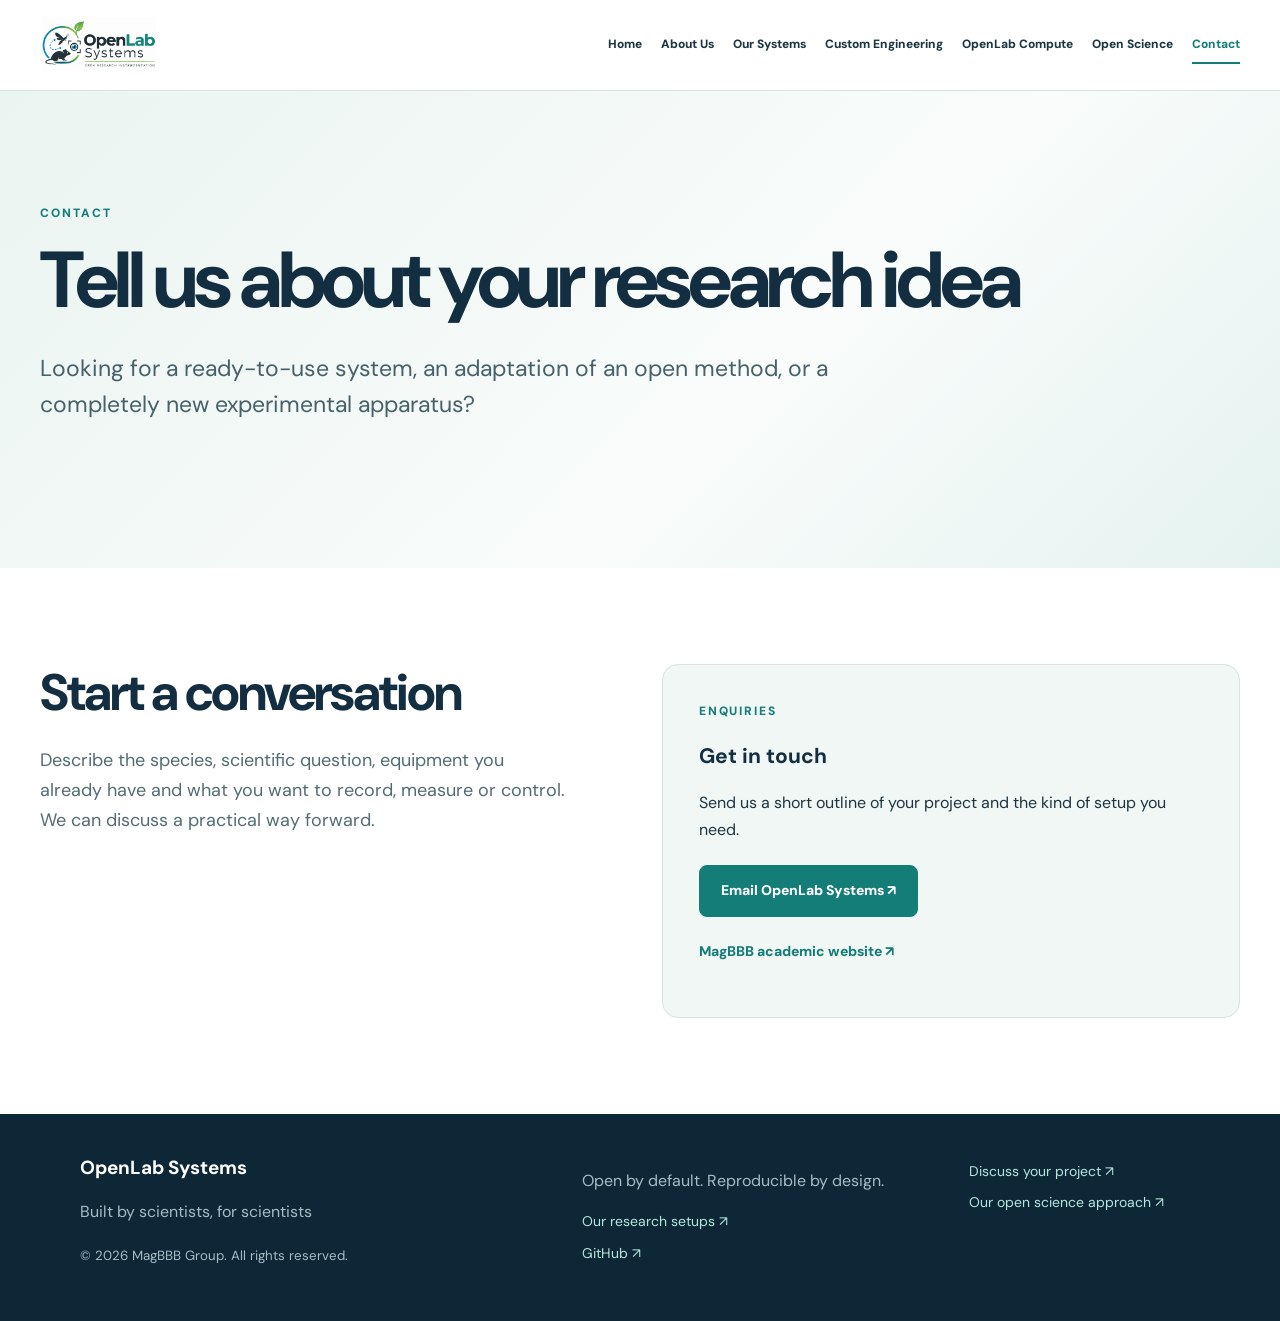
<file: contact.html>
<!doctype html><html lang="en"><head><meta charset="utf-8"><meta name="viewport" content="width=device-width,initial-scale=1"><meta name="description" content="Contact OpenLab Systems about research instruments and custom setups."><title>Contact | OpenLab Systems</title><link rel="icon" href="logo.png" type="image/png"><link rel="stylesheet" href="style.css?v=20261024-multipage1"><script defer src="site.js"></script></head><body><header class="site-header"><div class="wrap header-inner"><a class="brand" href="index.html" aria-label="OpenLab Systems homepage"><img src="logo.png" alt="OpenLab Systems" onerror="this.style.display='none';this.nextElementSibling.style.display='inline'"/><span class="brand-fallback">OPENLAB <em>SYSTEMS</em></span></a><button class="menu-toggle" aria-expanded="false" aria-controls="site-nav" aria-label="Toggle navigation"><span></span><span></span><span></span></button><nav id="site-nav" class="site-nav" aria-label="Main navigation"><a href="index.html" class="">Home</a><a href="about.html" class="">About Us</a><a href="systems.html" class="">Our Systems</a><a href="custom-engineering.html" class="">Custom Engineering</a><a href="compute.html" class="">OpenLab Compute</a><a href="open-science.html" class="">Open Science</a><a href="contact.html" class="active">Contact</a></nav></div></header><main id="main-content"><section class="page-hero "><div class="wrap"><p class="eyebrow">CONTACT</p><h1>Tell us about your research idea</h1><p class="hero-lead">Looking for a ready-to-use system, an adaptation of an open method, or a completely new experimental apparatus?</p></div></section><section class="section"><div class="wrap two-col"><div><h2>Start a conversation</h2><p class="body-large">Describe the species, scientific question, equipment you already have and what you want to record, measure or control. We can discuss a practical way forward.</p><p class="muted"></p></div><div class="contact-panel"><p class="eyebrow">ENQUIRIES</p><h3>Get in touch</h3><p>Send us a short outline of your project and the kind of setup you need.</p><a class="button" href="mailto:YOUR-EMAIL@example.com?subject=OpenLab%20Systems%20enquiry">Email OpenLab Systems ↗</a><p><a class="text-link" href="https://magbbb.com" target="_blank" rel="noopener noreferrer">MagBBB academic website ↗</a></p></div></div></section></main><footer class="site-footer"><div class="wrap footer-grid"><div><strong>OpenLab Systems</strong><p>Built by scientists, for scientists</p><small>© 2026 MagBBB Group. All rights reserved.</small></div><div><p>Open by default. Reproducible by design.</p><a href="https://magbbb.com/openscience/smartlab/" target="_blank" rel="noopener noreferrer">Our research setups ↗</a><a href="https://github.com/MagBBBGroup" target="_blank" rel="noopener noreferrer">GitHub ↗</a></div><div><a href="contact.html">Discuss your project ↗</a><a href="open-science.html">Our open science approach ↗</a></div></div></footer></body></html>
</file>
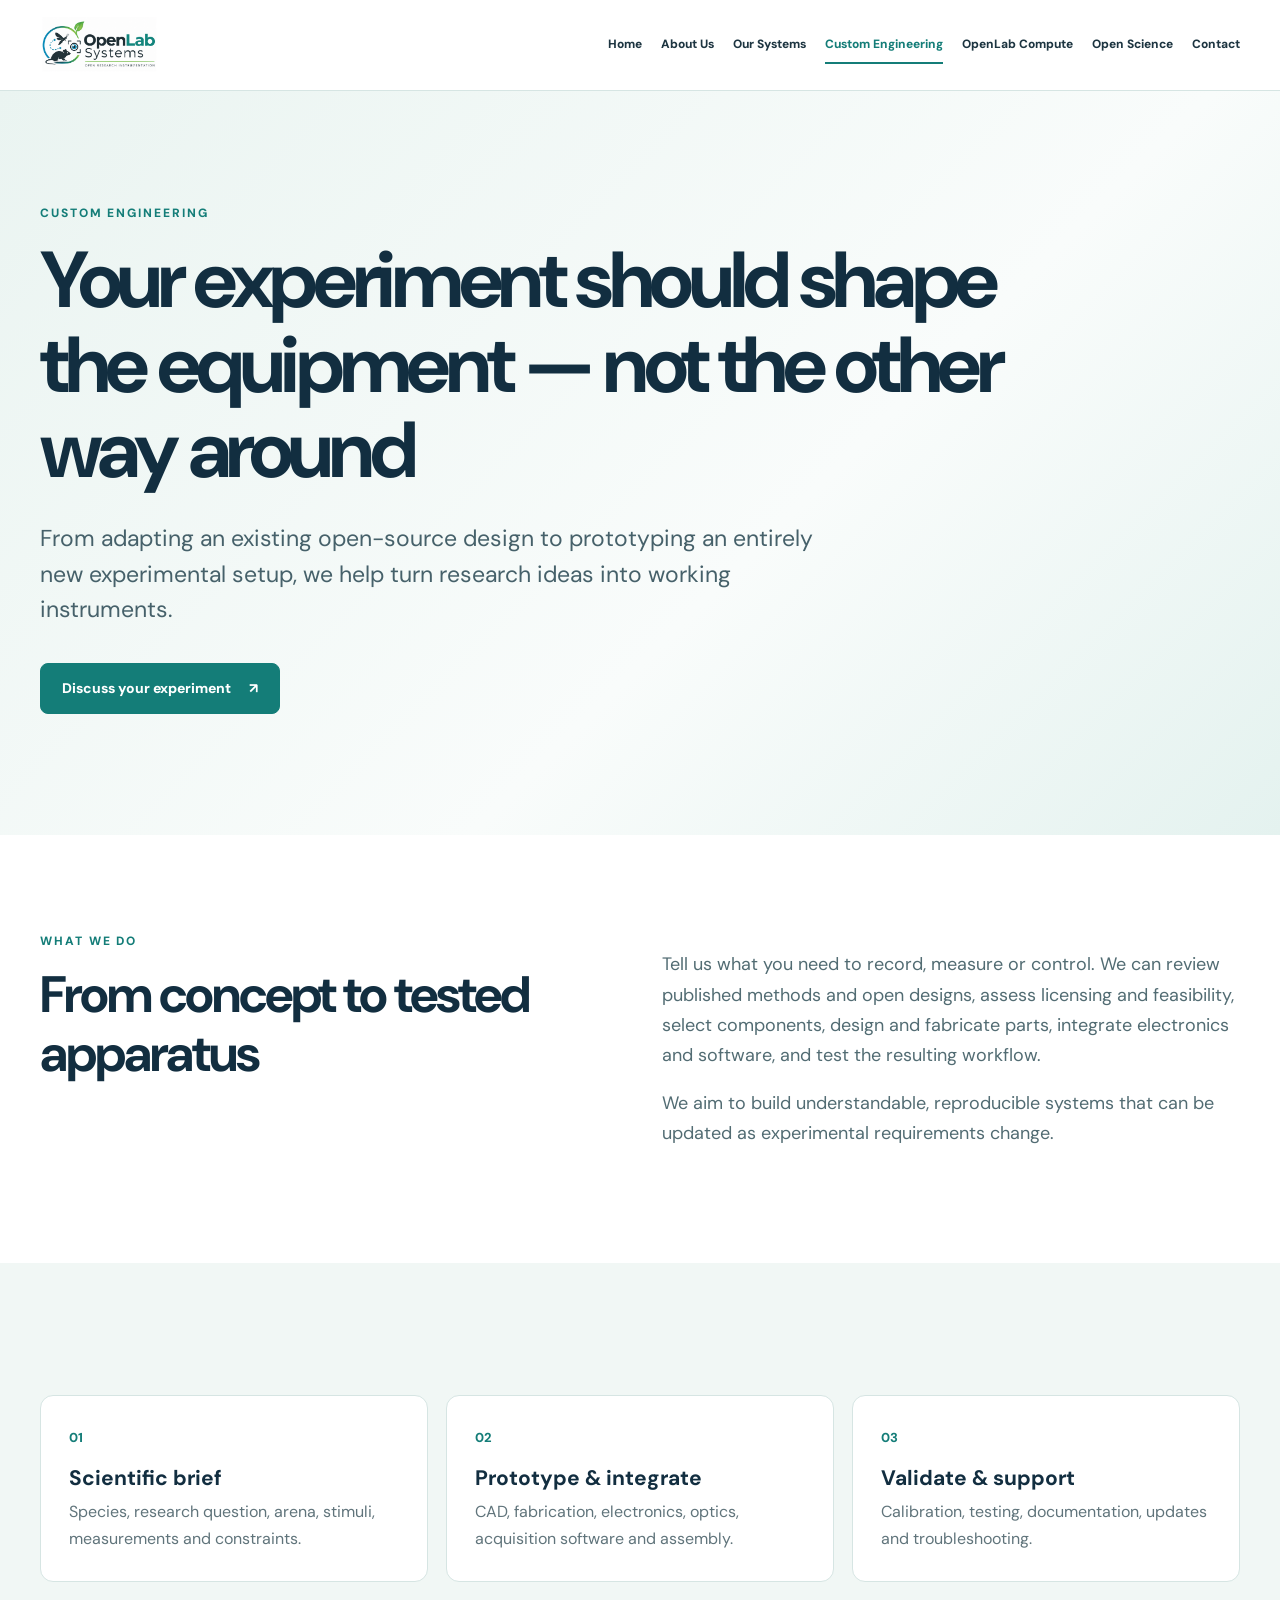
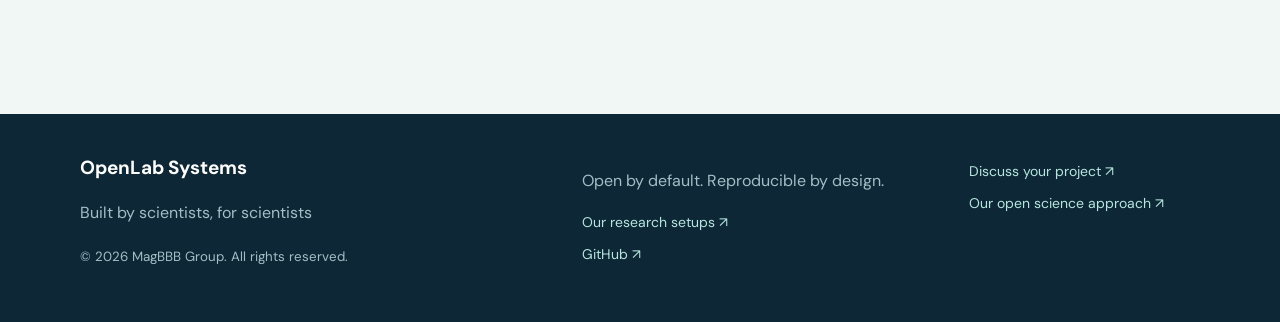
<file: custom-engineering.html>
<!doctype html><html lang="en"><head><meta charset="utf-8"><meta name="viewport" content="width=device-width,initial-scale=1"><meta name="description" content="Custom research instrumentation and experimental apparatus design."><title>Custom Engineering | OpenLab Systems</title><link rel="icon" href="logo.png" type="image/png"><link rel="stylesheet" href="style.css?v=20261024-multipage1"><script defer src="site.js"></script></head><body><header class="site-header"><div class="wrap header-inner"><a class="brand" href="index.html" aria-label="OpenLab Systems homepage"><img src="logo.png" alt="OpenLab Systems" onerror="this.style.display='none';this.nextElementSibling.style.display='inline'"/><span class="brand-fallback">OPENLAB <em>SYSTEMS</em></span></a><button class="menu-toggle" aria-expanded="false" aria-controls="site-nav" aria-label="Toggle navigation"><span></span><span></span><span></span></button><nav id="site-nav" class="site-nav" aria-label="Main navigation"><a href="index.html" class="">Home</a><a href="about.html" class="">About Us</a><a href="systems.html" class="">Our Systems</a><a href="custom-engineering.html" class="active">Custom Engineering</a><a href="compute.html" class="">OpenLab Compute</a><a href="open-science.html" class="">Open Science</a><a href="contact.html" class="">Contact</a></nav></div></header><main id="main-content"><section class="page-hero "><div class="wrap"><p class="eyebrow">CUSTOM ENGINEERING</p><h1>Your experiment should shape the equipment — not the other way around</h1><p class="hero-lead">From adapting an existing open-source design to prototyping an entirely new experimental setup, we help turn research ideas into working instruments.</p><a class="button " href="contact.html">Discuss your experiment <span aria-hidden="true">↗</span></a></div></section><section class="section"><div class="wrap two-col"><div><p class="eyebrow">WHAT WE DO</p><h2>From concept to tested apparatus</h2></div><div class="body-large"><p>Tell us what you need to record, measure or control. We can review published methods and open designs, assess licensing and feasibility, select components, design and fabricate parts, integrate electronics and software, and test the resulting workflow.</p><p>We aim to build understandable, reproducible systems that can be updated as experimental requirements change.</p></div></div></section><section class="section soft"><div class="wrap"><div class="three-steps"><div><span>01</span><h3>Scientific brief</h3><p>Species, research question, arena, stimuli, measurements and constraints.</p></div><div><span>02</span><h3>Prototype & integrate</h3><p>CAD, fabrication, electronics, optics, acquisition software and assembly.</p></div><div><span>03</span><h3>Validate & support</h3><p>Calibration, testing, documentation, updates and troubleshooting.</p></div></div></div></section></main><footer class="site-footer"><div class="wrap footer-grid"><div><strong>OpenLab Systems</strong><p>Built by scientists, for scientists</p><small>© 2026 MagBBB Group. All rights reserved.</small></div><div><p>Open by default. Reproducible by design.</p><a href="https://magbbb.com/openscience/smartlab/" target="_blank" rel="noopener noreferrer">Our research setups ↗</a><a href="https://github.com/MagBBBGroup" target="_blank" rel="noopener noreferrer">GitHub ↗</a></div><div><a href="contact.html">Discuss your project ↗</a><a href="open-science.html">Our open science approach ↗</a></div></div></footer></body></html>
</file>
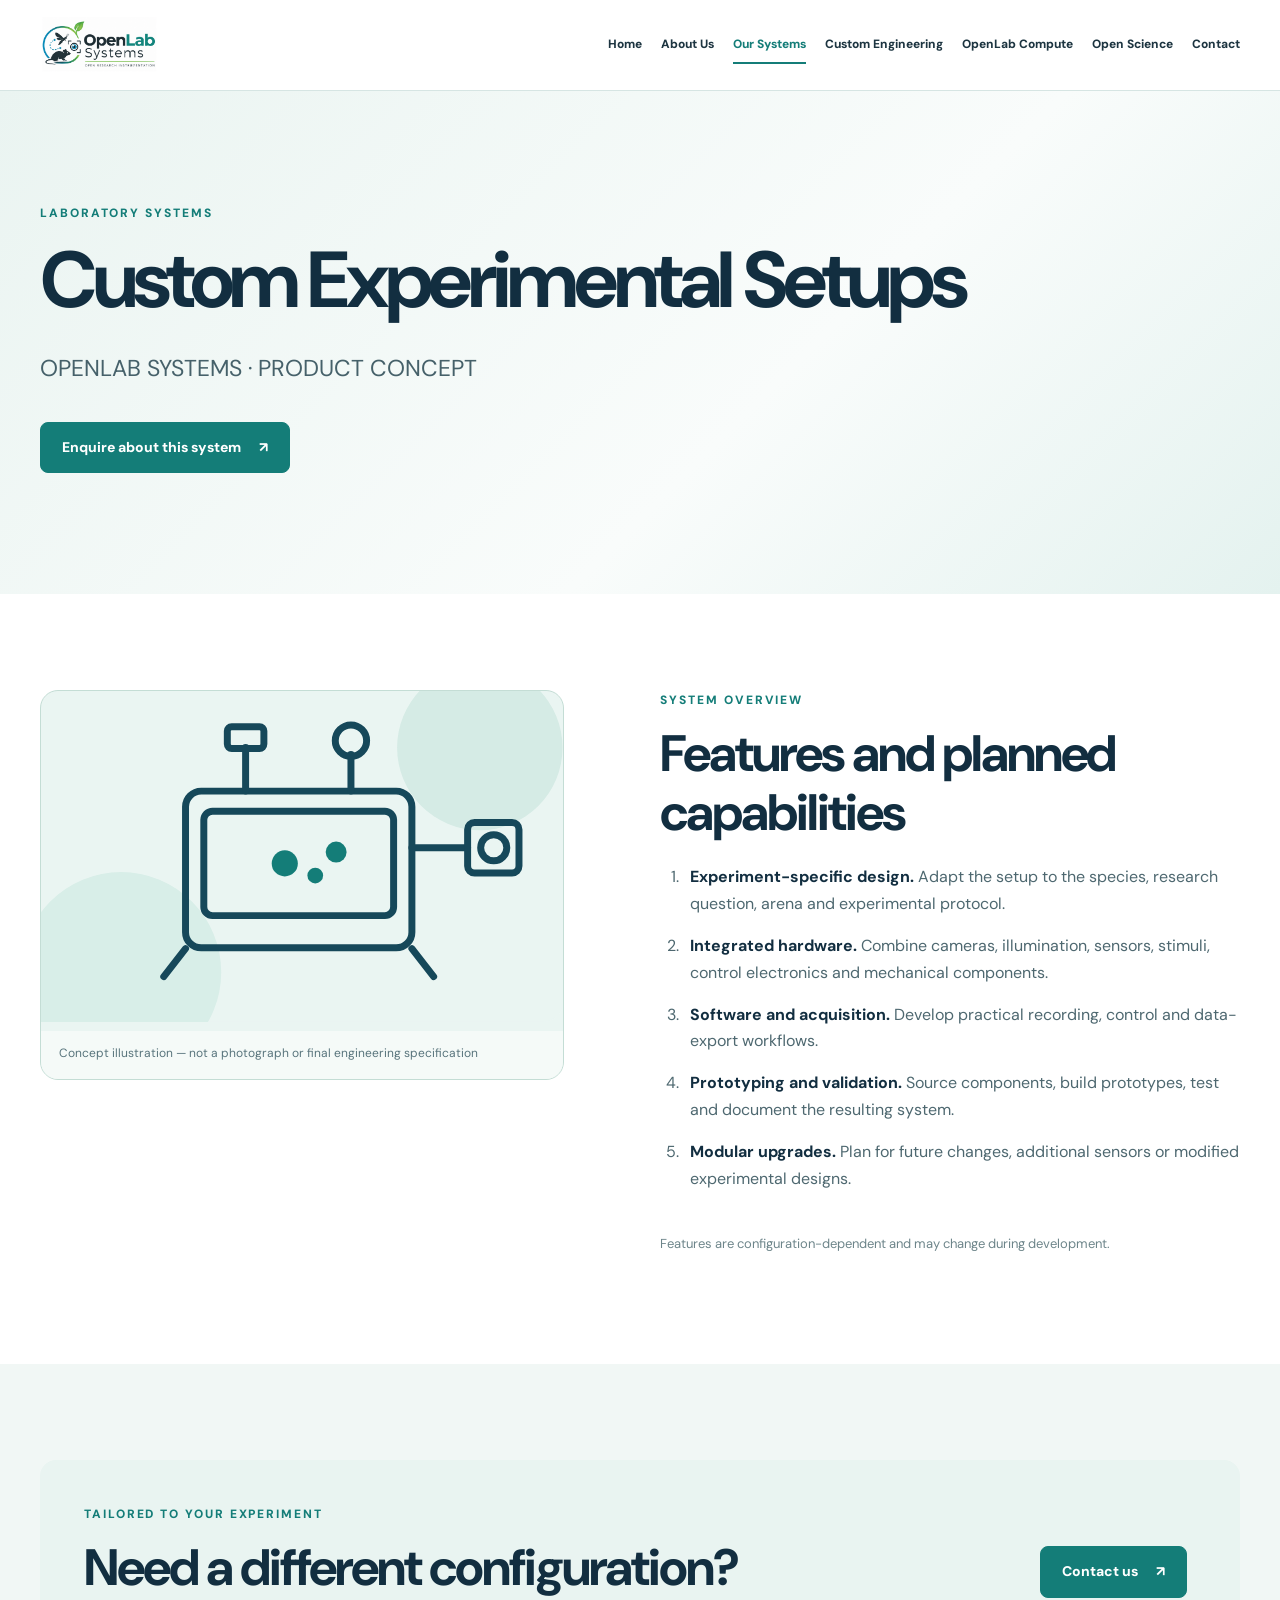
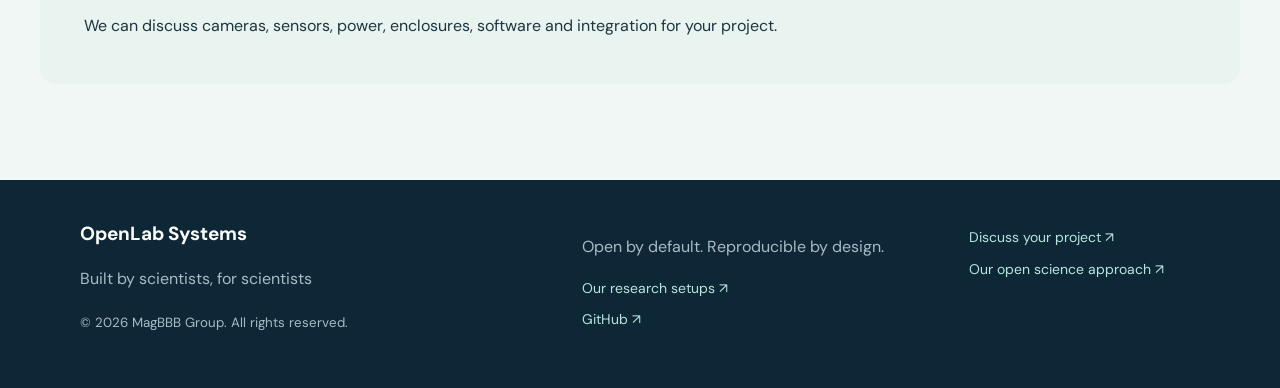
<file: custom-setups.html>
<!doctype html><html lang="en"><head><meta charset="utf-8"><meta name="viewport" content="width=device-width,initial-scale=1"><meta name="description" content="Purpose-built apparatus designed around your experimental question"><title>Custom Experimental Setups | OpenLab Systems</title><link rel="icon" href="logo.png" type="image/png"><link rel="stylesheet" href="style.css?v=20261024-multipage1"><script defer src="site.js"></script></head><body><header class="site-header"><div class="wrap header-inner"><a class="brand" href="index.html" aria-label="OpenLab Systems homepage"><img src="logo.png" alt="OpenLab Systems" onerror="this.style.display='none';this.nextElementSibling.style.display='inline'"/><span class="brand-fallback">OPENLAB <em>SYSTEMS</em></span></a><button class="menu-toggle" aria-expanded="false" aria-controls="site-nav" aria-label="Toggle navigation"><span></span><span></span><span></span></button><nav id="site-nav" class="site-nav" aria-label="Main navigation"><a href="index.html" class="">Home</a><a href="about.html" class="">About Us</a><a href="systems.html" class="active">Our Systems</a><a href="custom-engineering.html" class="">Custom Engineering</a><a href="compute.html" class="">OpenLab Compute</a><a href="open-science.html" class="">Open Science</a><a href="contact.html" class="">Contact</a></nav></div></header><main id="main-content"><section class="page-hero "><div class="wrap"><p class="eyebrow">LABORATORY SYSTEMS</p><h1>Custom Experimental Setups</h1><p class="hero-lead">OPENLAB SYSTEMS · PRODUCT CONCEPT</p><a class="button " href="contact.html">Enquire about this system <span aria-hidden="true">↗</span></a></div></section><section class="section"><div class="wrap product-layout"><div><figure class="product-illustration"><svg xmlns="http://www.w3.org/2000/svg" viewBox="0 0 600 380" role="img" aria-labelledby="title desc"><title>Custom experimental apparatus</title><desc>Customisable research arena, controls and sensor</desc><rect width="600" height="380" rx="24" fill="#eaf5f2"/><circle cx="504" cy="65" r="95" fill="#d5ebe5"/><circle cx="92" cy="323" r="115" fill="#d8eee8"/><g fill="none" stroke="#16485a" stroke-width="8" stroke-linecap="round" stroke-linejoin="round"><rect x="166" y="115" width="260" height="180" rx="18"/><rect x="187" y="138" width="218" height="120" rx="10"/><path d="M166 296 L141 328"/><path d="M426 296 L451 328"/><path d="M235 115 L235 65"/><rect x="214" y="41" width="42" height="25" rx="5"/><path d="M356 115 L356 73"/><circle cx="356" cy="57" r="18"/><path d="M426 180 L490 180"/><rect x="490" y="151" width="59" height="58" rx="8"/><circle cx="520" cy="180" r="15"/></g><g fill="#147d78"><circle cx="280" cy="198" r="15"/><circle cx="315" cy="212" r="9"/><circle cx="339" cy="185" r="12"/></g></svg><figcaption>Concept illustration — not a photograph or final engineering specification</figcaption></figure></div><div class="product-copy"><p class="eyebrow">SYSTEM OVERVIEW</p><h2>Features and planned capabilities</h2><ol class="feature-list"><li><strong>Experiment-specific design.</strong> Adapt the setup to the species, research question, arena and experimental protocol.</li><li><strong>Integrated hardware.</strong> Combine cameras, illumination, sensors, stimuli, control electronics and mechanical components.</li><li><strong>Software and acquisition.</strong> Develop practical recording, control and data-export workflows.</li><li><strong>Prototyping and validation.</strong> Source components, build prototypes, test and document the resulting system.</li><li><strong>Modular upgrades.</strong> Plan for future changes, additional sensors or modified experimental designs.</li></ol><p class="muted">Features are configuration-dependent and may change during development.</p></div></div></section><section class="section soft"><div class="wrap cta-band"><div><p class="eyebrow">TAILORED TO YOUR EXPERIMENT</p><h2>Need a different configuration?</h2><p>We can discuss cameras, sensors, power, enclosures, software and integration for your project.</p></div><a class="button " href="contact.html">Contact us <span aria-hidden="true">↗</span></a></div></section></main><footer class="site-footer"><div class="wrap footer-grid"><div><strong>OpenLab Systems</strong><p>Built by scientists, for scientists</p><small>© 2026 MagBBB Group. All rights reserved.</small></div><div><p>Open by default. Reproducible by design.</p><a href="https://magbbb.com/openscience/smartlab/" target="_blank" rel="noopener noreferrer">Our research setups ↗</a><a href="https://github.com/MagBBBGroup" target="_blank" rel="noopener noreferrer">GitHub ↗</a></div><div><a href="contact.html">Discuss your project ↗</a><a href="open-science.html">Our open science approach ↗</a></div></div></footer></body></html>
</file>
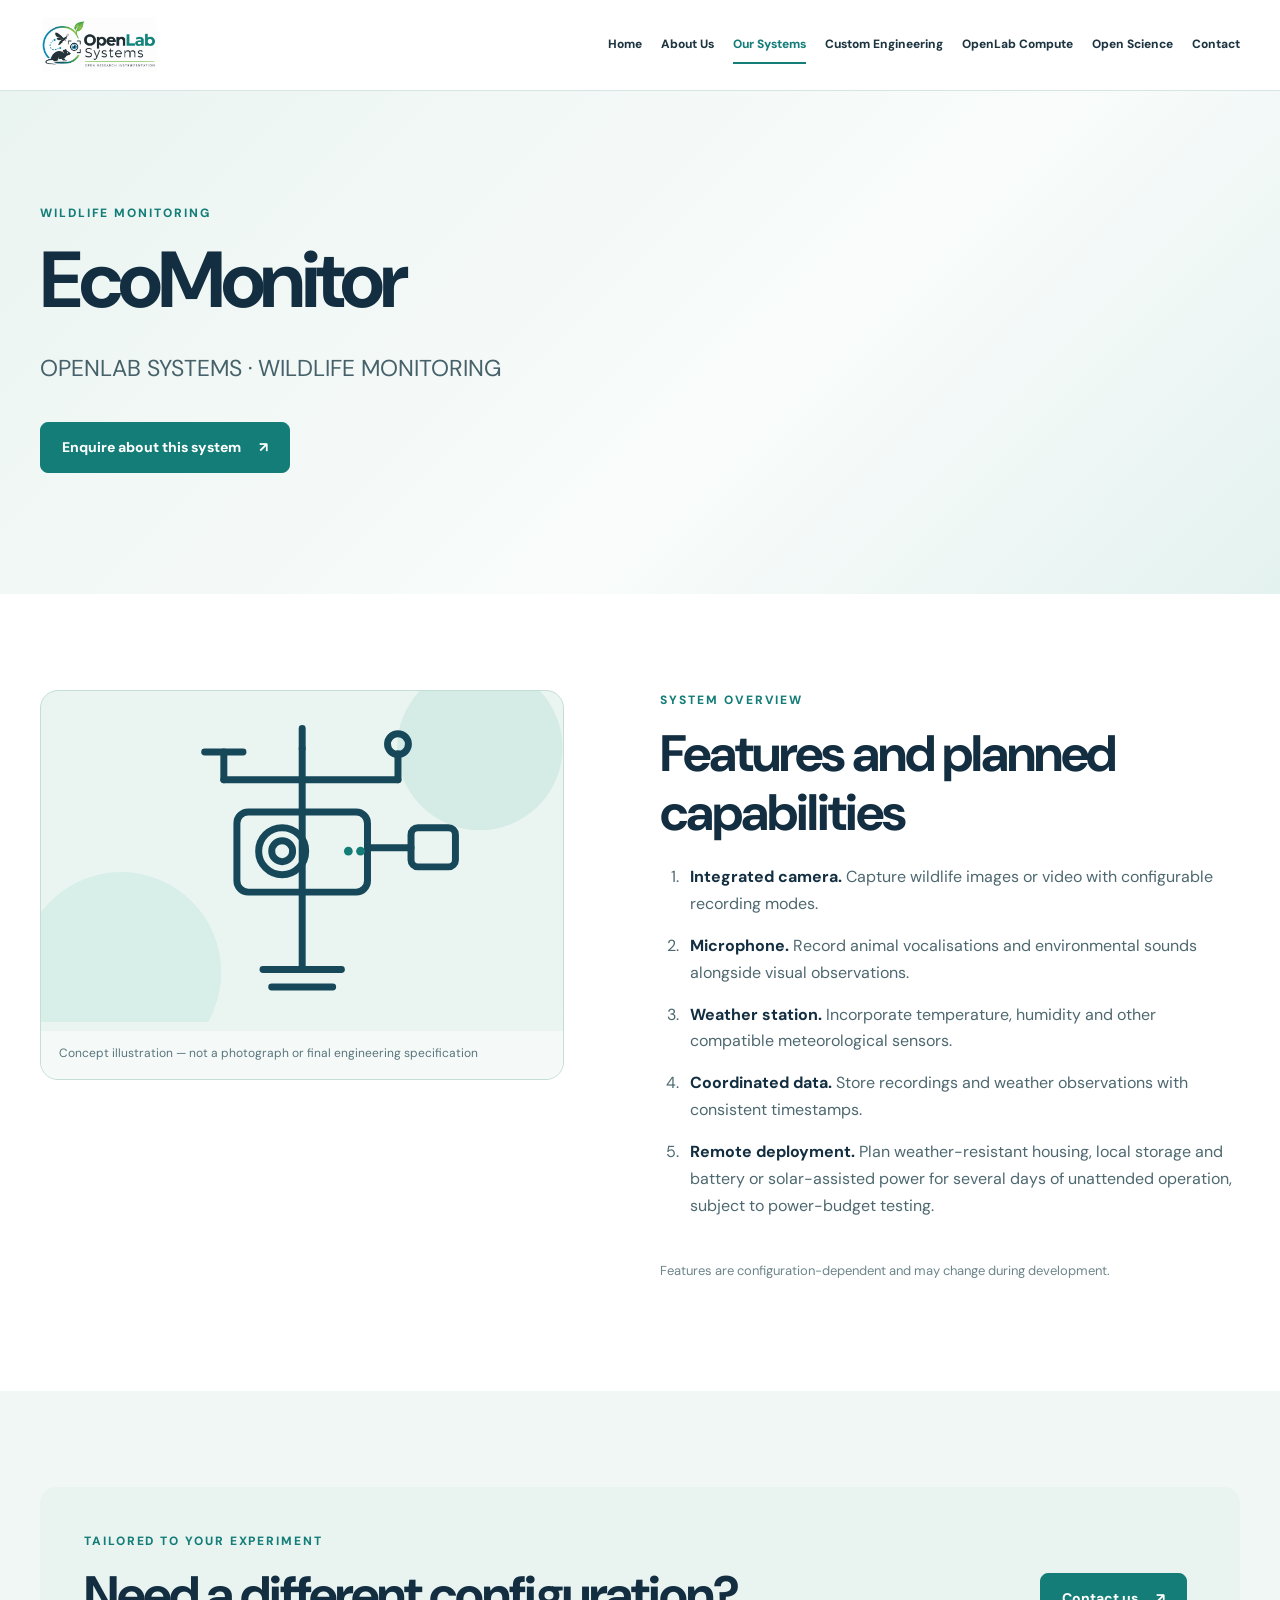
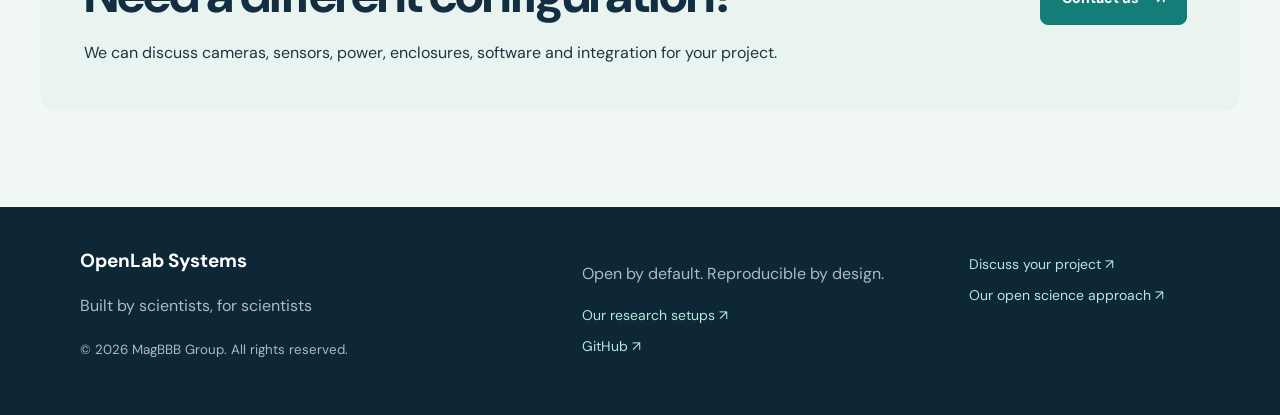
<file: eco-monitor.html>
<!doctype html><html lang="en"><head><meta charset="utf-8"><meta name="viewport" content="width=device-width,initial-scale=1"><meta name="description" content="Camera, audio and weather data in remote locations"><title>EcoMonitor | OpenLab Systems</title><link rel="icon" href="logo.png" type="image/png"><link rel="stylesheet" href="style.css?v=20261024-multipage1"><script defer src="site.js"></script></head><body><header class="site-header"><div class="wrap header-inner"><a class="brand" href="index.html" aria-label="OpenLab Systems homepage"><img src="logo.png" alt="OpenLab Systems" onerror="this.style.display='none';this.nextElementSibling.style.display='inline'"/><span class="brand-fallback">OPENLAB <em>SYSTEMS</em></span></a><button class="menu-toggle" aria-expanded="false" aria-controls="site-nav" aria-label="Toggle navigation"><span></span><span></span><span></span></button><nav id="site-nav" class="site-nav" aria-label="Main navigation"><a href="index.html" class="">Home</a><a href="about.html" class="">About Us</a><a href="systems.html" class="active">Our Systems</a><a href="custom-engineering.html" class="">Custom Engineering</a><a href="compute.html" class="">OpenLab Compute</a><a href="open-science.html" class="">Open Science</a><a href="contact.html" class="">Contact</a></nav></div></header><main id="main-content"><section class="page-hero "><div class="wrap"><p class="eyebrow">WILDLIFE MONITORING</p><h1>EcoMonitor</h1><p class="hero-lead">OPENLAB SYSTEMS · WILDLIFE MONITORING</p><a class="button " href="contact.html">Enquire about this system <span aria-hidden="true">↗</span></a></div></section><section class="section"><div class="wrap product-layout"><div><figure class="product-illustration"><svg xmlns="http://www.w3.org/2000/svg" viewBox="0 0 600 380" role="img" aria-labelledby="title desc"><title>EcoMonitor multisensor field station</title><desc>Camera, microphone and weather sensors on a field mast</desc><rect width="600" height="380" rx="24" fill="#eaf5f2"/><circle cx="504" cy="65" r="95" fill="#d5ebe5"/><circle cx="92" cy="323" r="115" fill="#d8eee8"/><g fill="none" stroke="#16485a" stroke-width="8" stroke-linecap="round" stroke-linejoin="round"><path d="M300 66 L300 320"/><path d="M255 320 L345 320"/><path d="M265 340 L335 340"/><rect x="225" y="139" width="150" height="92" rx="13"/><circle cx="277" cy="184" r="27"/><circle cx="277" cy="184" r="12"/><path d="M375 180 L425 180"/><rect x="425" y="157" width="51" height="45" rx="8"/><path d="M300 102 L410 102"/><path d="M410 102 L410 72"/><circle cx="410" cy="61" r="12"/><path d="M300 102 L210 102"/><path d="M210 102 L210 70"/><path d="M188 70 L232 70"/><path d="M300 66 L300 43"/></g><g fill="#147d78"><circle cx="353" cy="184" r="5"/><circle cx="367" cy="184" r="5"/></g></svg><figcaption>Concept illustration — not a photograph or final engineering specification</figcaption></figure></div><div class="product-copy"><p class="eyebrow">SYSTEM OVERVIEW</p><h2>Features and planned capabilities</h2><ol class="feature-list"><li><strong>Integrated camera.</strong> Capture wildlife images or video with configurable recording modes.</li><li><strong>Microphone.</strong> Record animal vocalisations and environmental sounds alongside visual observations.</li><li><strong>Weather station.</strong> Incorporate temperature, humidity and other compatible meteorological sensors.</li><li><strong>Coordinated data.</strong> Store recordings and weather observations with consistent timestamps.</li><li><strong>Remote deployment.</strong> Plan weather-resistant housing, local storage and battery or solar-assisted power for several days of unattended operation, subject to power-budget testing.</li></ol><p class="muted">Features are configuration-dependent and may change during development.</p></div></div></section><section class="section soft"><div class="wrap cta-band"><div><p class="eyebrow">TAILORED TO YOUR EXPERIMENT</p><h2>Need a different configuration?</h2><p>We can discuss cameras, sensors, power, enclosures, software and integration for your project.</p></div><a class="button " href="contact.html">Contact us <span aria-hidden="true">↗</span></a></div></section></main><footer class="site-footer"><div class="wrap footer-grid"><div><strong>OpenLab Systems</strong><p>Built by scientists, for scientists</p><small>© 2026 MagBBB Group. All rights reserved.</small></div><div><p>Open by default. Reproducible by design.</p><a href="https://magbbb.com/openscience/smartlab/" target="_blank" rel="noopener noreferrer">Our research setups ↗</a><a href="https://github.com/MagBBBGroup" target="_blank" rel="noopener noreferrer">GitHub ↗</a></div><div><a href="contact.html">Discuss your project ↗</a><a href="open-science.html">Our open science approach ↗</a></div></div></footer></body></html>
</file>
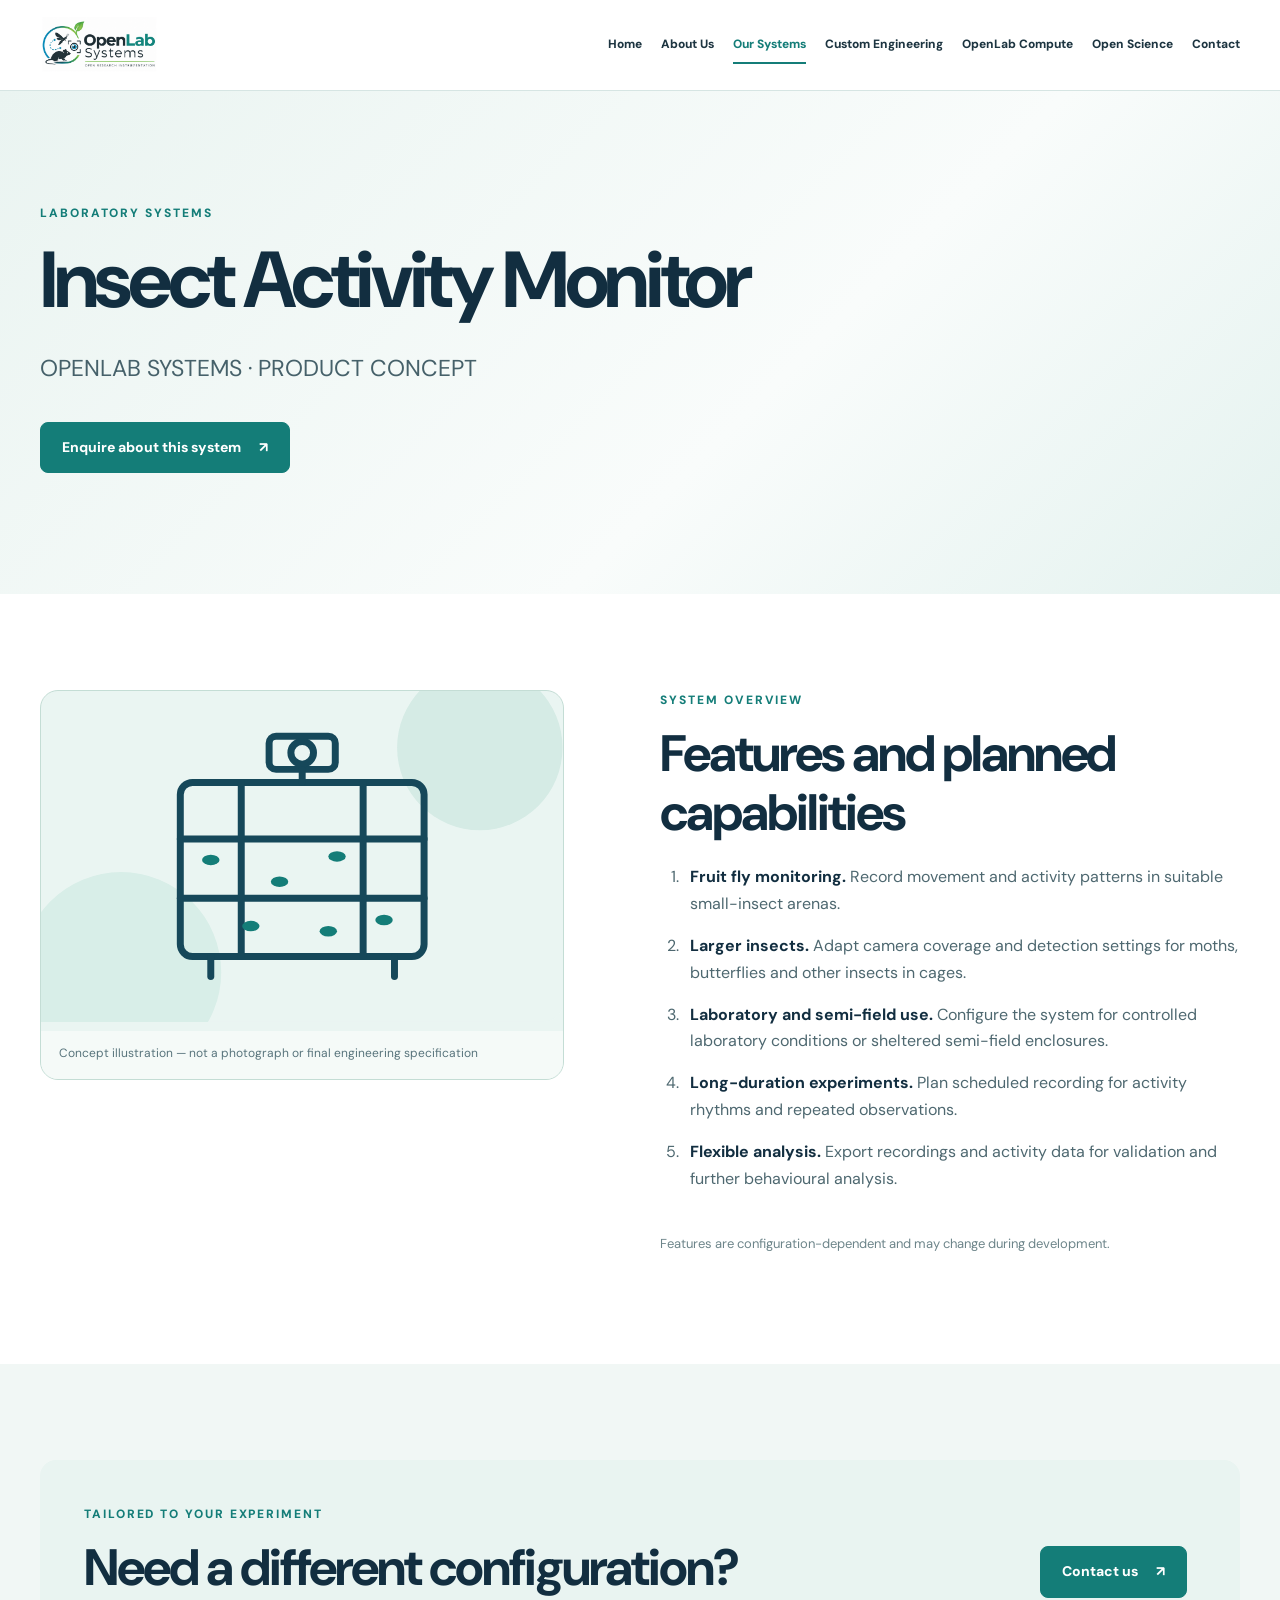
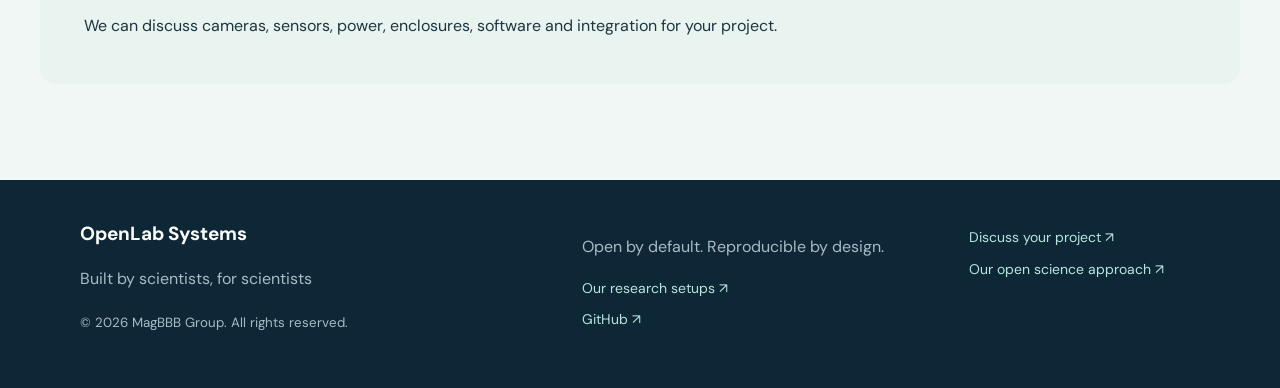
<file: insect-activity-monitor.html>
<!doctype html><html lang="en"><head><meta charset="utf-8"><meta name="viewport" content="width=device-width,initial-scale=1"><meta name="description" content="Activity monitoring for fruit flies and larger insects"><title>Insect Activity Monitor | OpenLab Systems</title><link rel="icon" href="logo.png" type="image/png"><link rel="stylesheet" href="style.css?v=20261024-multipage1"><script defer src="site.js"></script></head><body><header class="site-header"><div class="wrap header-inner"><a class="brand" href="index.html" aria-label="OpenLab Systems homepage"><img src="logo.png" alt="OpenLab Systems" onerror="this.style.display='none';this.nextElementSibling.style.display='inline'"/><span class="brand-fallback">OPENLAB <em>SYSTEMS</em></span></a><button class="menu-toggle" aria-expanded="false" aria-controls="site-nav" aria-label="Toggle navigation"><span></span><span></span><span></span></button><nav id="site-nav" class="site-nav" aria-label="Main navigation"><a href="index.html" class="">Home</a><a href="about.html" class="">About Us</a><a href="systems.html" class="active">Our Systems</a><a href="custom-engineering.html" class="">Custom Engineering</a><a href="compute.html" class="">OpenLab Compute</a><a href="open-science.html" class="">Open Science</a><a href="contact.html" class="">Contact</a></nav></div></header><main id="main-content"><section class="page-hero "><div class="wrap"><p class="eyebrow">LABORATORY SYSTEMS</p><h1>Insect Activity Monitor</h1><p class="hero-lead">OPENLAB SYSTEMS · PRODUCT CONCEPT</p><a class="button " href="contact.html">Enquire about this system <span aria-hidden="true">↗</span></a></div></section><section class="section"><div class="wrap product-layout"><div><figure class="product-illustration"><svg xmlns="http://www.w3.org/2000/svg" viewBox="0 0 600 380" role="img" aria-labelledby="title desc"><title>Insect Activity Monitor</title><desc>Cage with insects, overhead camera and illumination</desc><rect width="600" height="380" rx="24" fill="#eaf5f2"/><circle cx="504" cy="65" r="95" fill="#d5ebe5"/><circle cx="92" cy="323" r="115" fill="#d8eee8"/><g fill="none" stroke="#16485a" stroke-width="8" stroke-linecap="round" stroke-linejoin="round"><rect x="160" y="105" width="280" height="200" rx="14"/><path d="M160 170 L440 170"/><path d="M160 238 L440 238"/><path d="M230 105 L230 305"/><path d="M370 105 L370 305"/><rect x="262" y="52" width="76" height="38" rx="8"/><circle cx="300" cy="71" r="13"/><path d="M300 90 L300 105"/><path d="M195 305 L195 328"/><path d="M406 305 L406 328"/></g><g fill="#147d78"><ellipse cx="195" cy="194" rx="10" ry="6"/><ellipse cx="274" cy="219" rx="10" ry="6"/><ellipse cx="340" cy="190" rx="10" ry="6"/><ellipse cx="394" cy="263" rx="10" ry="6"/><ellipse cx="241" cy="270" rx="10" ry="6"/><ellipse cx="330" cy="276" rx="10" ry="6"/></g></svg><figcaption>Concept illustration — not a photograph or final engineering specification</figcaption></figure></div><div class="product-copy"><p class="eyebrow">SYSTEM OVERVIEW</p><h2>Features and planned capabilities</h2><ol class="feature-list"><li><strong>Fruit fly monitoring.</strong> Record movement and activity patterns in suitable small-insect arenas.</li><li><strong>Larger insects.</strong> Adapt camera coverage and detection settings for moths, butterflies and other insects in cages.</li><li><strong>Laboratory and semi-field use.</strong> Configure the system for controlled laboratory conditions or sheltered semi-field enclosures.</li><li><strong>Long-duration experiments.</strong> Plan scheduled recording for activity rhythms and repeated observations.</li><li><strong>Flexible analysis.</strong> Export recordings and activity data for validation and further behavioural analysis.</li></ol><p class="muted">Features are configuration-dependent and may change during development.</p></div></div></section><section class="section soft"><div class="wrap cta-band"><div><p class="eyebrow">TAILORED TO YOUR EXPERIMENT</p><h2>Need a different configuration?</h2><p>We can discuss cameras, sensors, power, enclosures, software and integration for your project.</p></div><a class="button " href="contact.html">Contact us <span aria-hidden="true">↗</span></a></div></section></main><footer class="site-footer"><div class="wrap footer-grid"><div><strong>OpenLab Systems</strong><p>Built by scientists, for scientists</p><small>© 2026 MagBBB Group. All rights reserved.</small></div><div><p>Open by default. Reproducible by design.</p><a href="https://magbbb.com/openscience/smartlab/" target="_blank" rel="noopener noreferrer">Our research setups ↗</a><a href="https://github.com/MagBBBGroup" target="_blank" rel="noopener noreferrer">GitHub ↗</a></div><div><a href="contact.html">Discuss your project ↗</a><a href="open-science.html">Our open science approach ↗</a></div></div></footer></body></html>
</file>
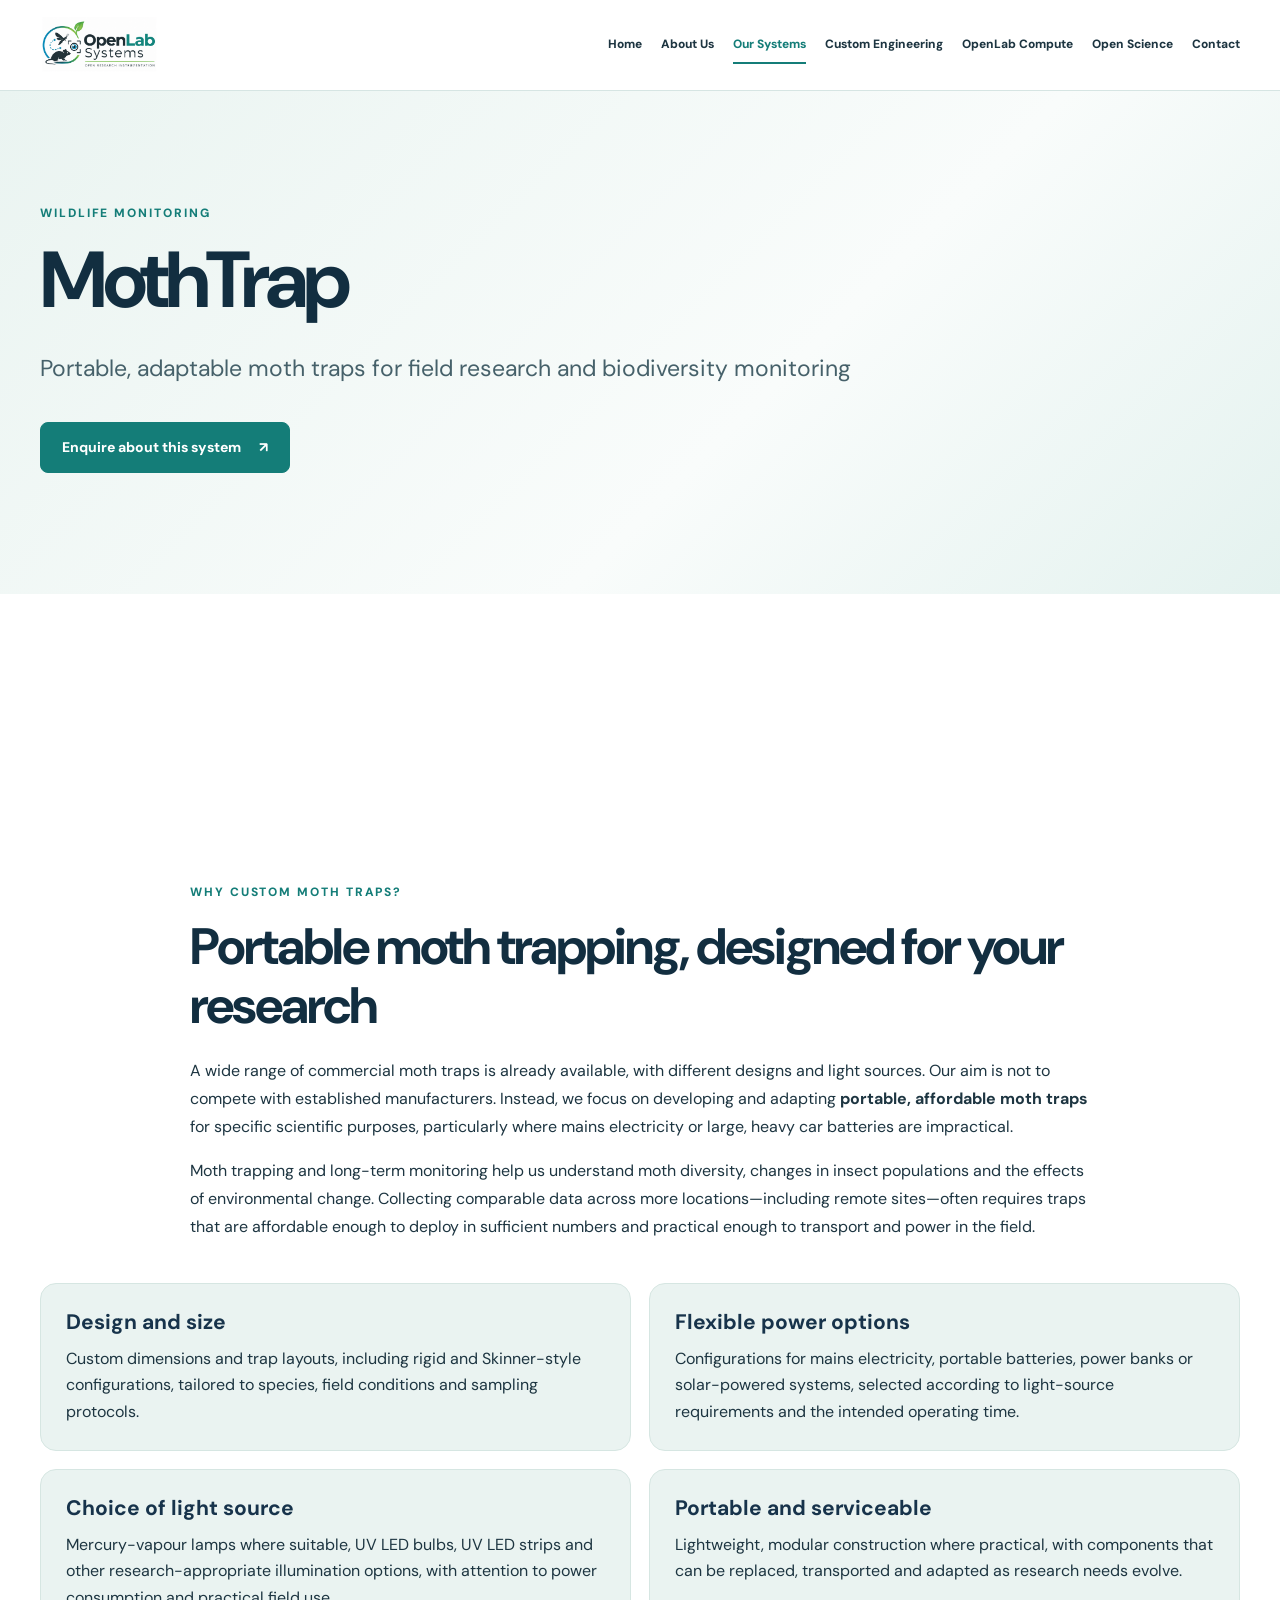
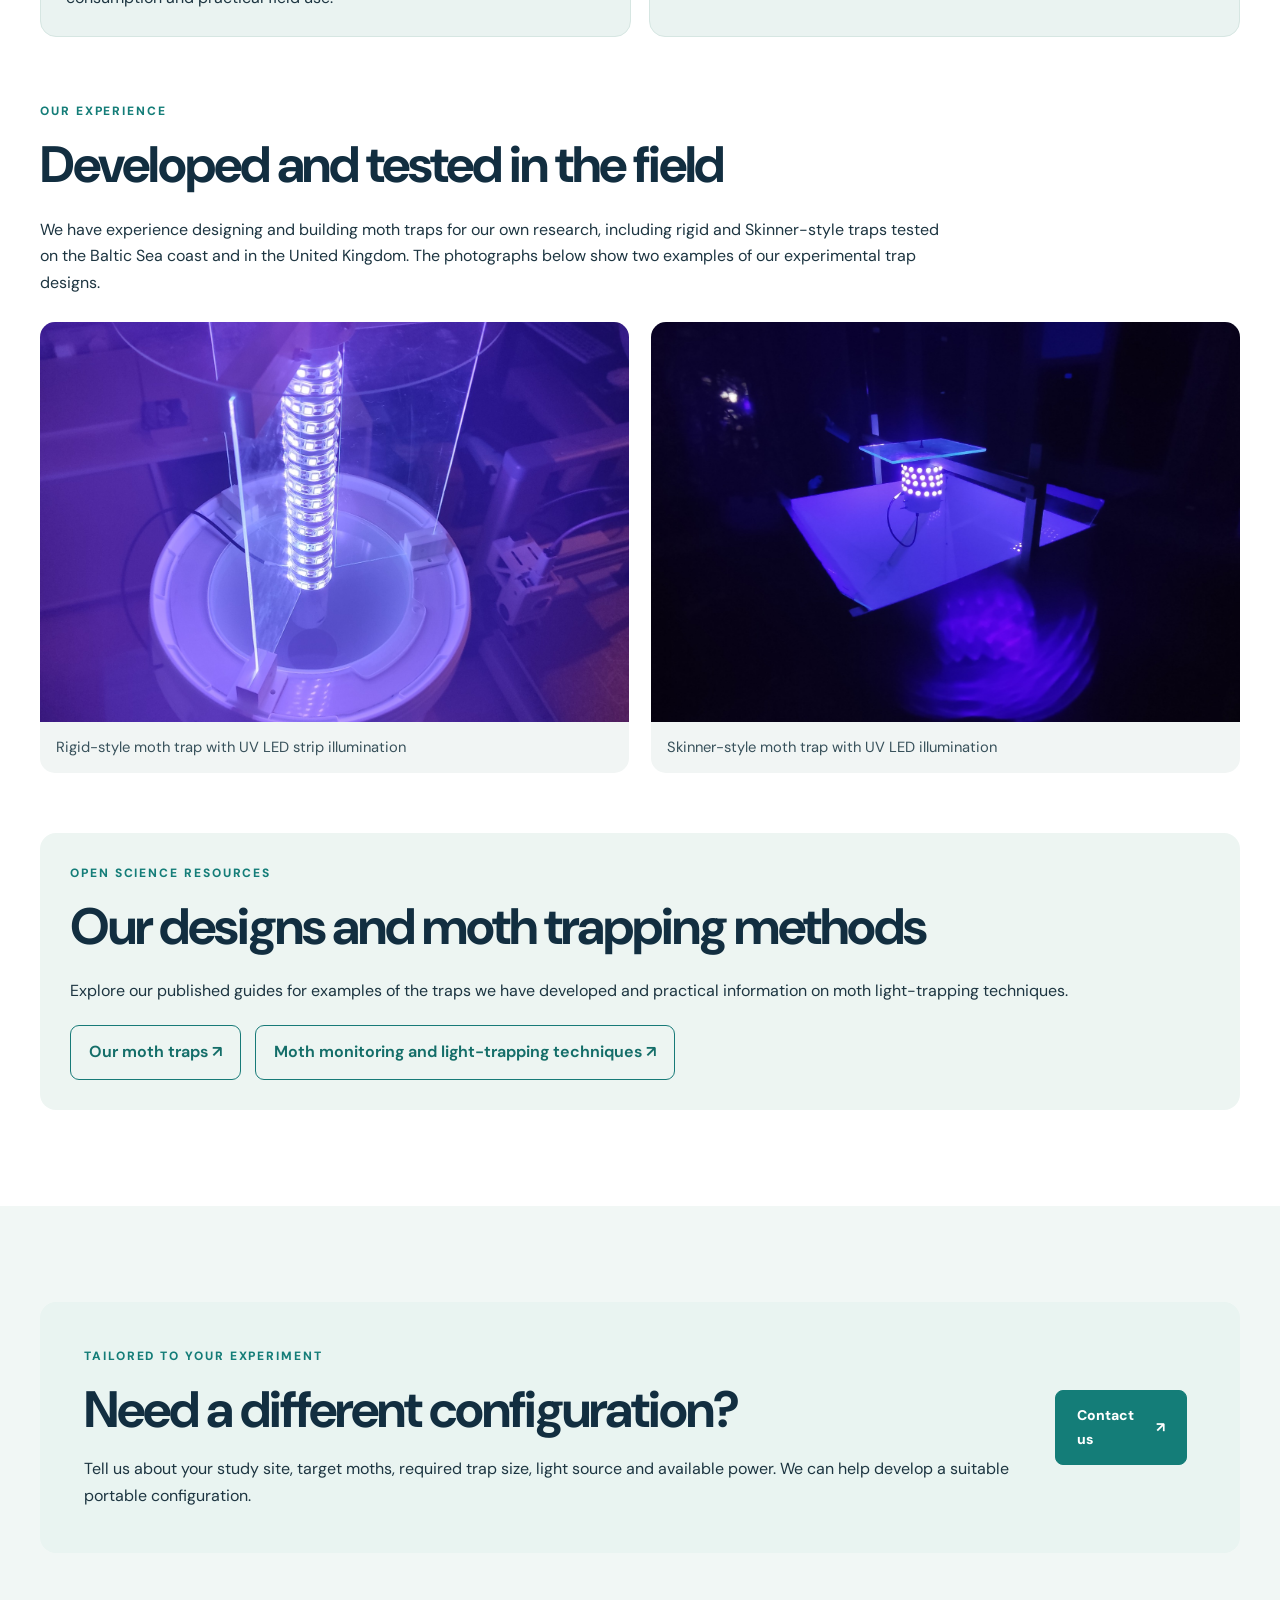
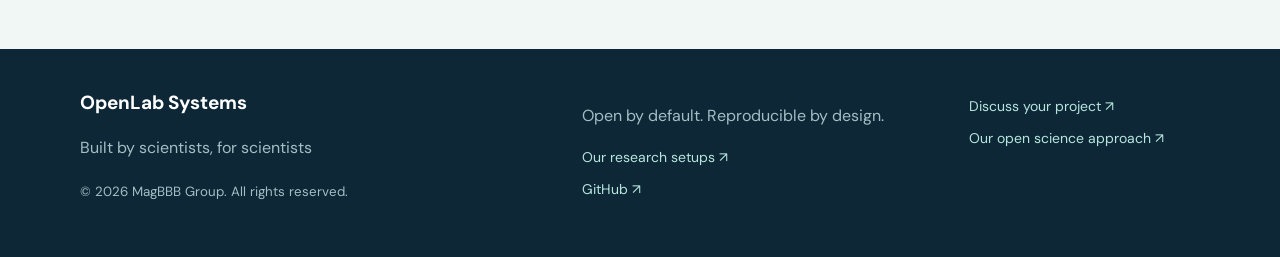
<file: moth-trap.html>
<!DOCTYPE html>
<html lang="en"><head><meta charset="utf-8"/><meta content="width=device-width,initial-scale=1" name="viewport"/><meta content="Customisable portable moth traps for scientific monitoring, including off-grid UV LED and alternative light-source configurations." name="description"/><title>MothTrap | OpenLab Systems</title><link href="logo.png" rel="icon" type="image/png"/><link href="style.css?v=20261024-multipage1" rel="stylesheet"/><script defer="" src="site.js"></script><style>
.moth-intro{max-width:900px;margin:0 auto 42px}.moth-intro p{line-height:1.75}.moth-features{display:grid;grid-template-columns:repeat(2,minmax(0,1fr));gap:18px;margin:36px 0 64px}.moth-features article{padding:25px;border:1px solid #d6e6e2;background:#eaf3f1;border-radius:16px}.moth-features h3{color:#17334b;margin:0 0 10px}.moth-features p{margin:0;line-height:1.65}.moth-experience{margin:0 0 60px}.moth-experience>p:not(.eyebrow){max-width:900px}.moth-gallery{display:grid;grid-template-columns:1fr 1fr;gap:22px;margin-top:25px}.moth-gallery figure{margin:0;background:#f1f5f4;border-radius:15px;overflow:hidden}.moth-gallery img{width:100%;height:400px;object-fit:cover;display:block}.moth-gallery figcaption{padding:13px 16px;font-size:.92rem;color:#38515b}.moth-resources{background:#edf5f2;padding:30px;border-radius:16px}.moth-links{display:flex;flex-wrap:wrap;gap:14px;margin-top:20px}.moth-links a{display:inline-block;padding:13px 18px;border:1px solid #177a78;border-radius:9px;color:#146e69;font-weight:650;text-decoration:none}.moth-links a:hover{background:#d9ede8}@media(max-width:700px){.moth-features,.moth-gallery{grid-template-columns:1fr}.moth-gallery img{height:auto;max-height:480px}.moth-resources{padding:22px}}
</style></head><body><header class="site-header"><div class="wrap header-inner"><a aria-label="OpenLab Systems homepage" class="brand" href="index.html"><img alt="OpenLab Systems" onerror="this.style.display='none';this.nextElementSibling.style.display='inline'" src="logo.png"/><span class="brand-fallback">OPENLAB <em>SYSTEMS</em></span></a><button aria-controls="site-nav" aria-expanded="false" aria-label="Toggle navigation" class="menu-toggle"><span></span><span></span><span></span></button><nav aria-label="Main navigation" class="site-nav" id="site-nav"><a class="" href="index.html">Home</a><a class="" href="about.html">About Us</a><a class="active" href="systems.html">Our Systems</a><a class="" href="custom-engineering.html">Custom Engineering</a><a class="" href="compute.html">OpenLab Compute</a><a class="" href="open-science.html">Open Science</a><a class="" href="contact.html">Contact</a></nav></div></header><main id="main-content"><section class="page-hero"><div class="wrap"><p class="eyebrow">WILDLIFE MONITORING</p><h1>MothTrap</h1><p class="hero-lead">Portable, adaptable moth traps for field research and biodiversity monitoring</p><a class="button" href="contact.html">Enquire about this system <span aria-hidden="true">↗</span></a></div></section><section class="section"></section><section class="section"><div class="wrap"><div class="moth-intro"><p class="eyebrow">WHY CUSTOM MOTH TRAPS?</p><h2>Portable moth trapping, designed for your research</h2><p>A wide range of commercial moth traps is already available, with different designs and light sources. Our aim is not to compete with established manufacturers. Instead, we focus on developing and adapting <strong>portable, affordable moth traps</strong> for specific scientific purposes, particularly where mains electricity or large, heavy car batteries are impractical.</p><p>Moth trapping and long-term monitoring help us understand moth diversity, changes in insect populations and the effects of environmental change. Collecting comparable data across more locations—including remote sites—often requires traps that are affordable enough to deploy in sufficient numbers and practical enough to transport and power in the field.</p></div><div class="moth-features"><article><h3>Design and size</h3><p>Custom dimensions and trap layouts, including rigid and Skinner-style configurations, tailored to species, field conditions and sampling protocols.</p></article><article><h3>Flexible power options</h3><p>Configurations for mains electricity, portable batteries, power banks or solar-powered systems, selected according to light-source requirements and the intended operating time.</p></article><article><h3>Choice of light source</h3><p>Mercury-vapour lamps where suitable, UV LED bulbs, UV LED strips and other research-appropriate illumination options, with attention to power consumption and practical field use.</p></article><article><h3>Portable and serviceable</h3><p>Lightweight, modular construction where practical, with components that can be replaced, transported and adapted as research needs evolve.</p></article></div><div class="moth-experience"><p class="eyebrow">OUR EXPERIENCE</p><h2>Developed and tested in the field</h2><p>We have experience designing and building moth traps for our own research, including rigid and Skinner-style traps tested on the Baltic Sea coast and in the United Kingdom. The photographs below show two examples of our experimental trap designs.</p><div class="moth-gallery"><figure><img alt="Custom rigid moth trap with a vertical UV LED strip light and transparent acrylic vanes over a collecting bucket" loading="lazy" src="moth-trap-images/rigid-trap.jpg"/><figcaption>Rigid-style moth trap with UV LED strip illumination</figcaption></figure><figure><img alt="Custom Skinner-style moth trap with UV LED light suspended over a collecting tray at night" loading="lazy" src="moth-trap-images/skinner-trap.jpg"/><figcaption>Skinner-style moth trap with UV LED illumination</figcaption></figure></div></div><div class="moth-resources"><p class="eyebrow">OPEN SCIENCE RESOURCES</p><h2>Our designs and moth trapping methods</h2><p>Explore our published guides for examples of the traps we have developed and practical information on moth light-trapping techniques.</p><div class="moth-links"><a href="https://magbbb.com/openscience/smartlab/moth-monitoring-and-catching-2/our-moth-traps/" rel="noopener noreferrer" target="_blank">Our moth traps ↗</a><a href="https://magbbb.com/openscience/smartlab/moth-monitoring-and-catching-2/" rel="noopener noreferrer" target="_blank">Moth monitoring and light-trapping techniques ↗</a></div></div></div></section><section class="section soft"><div class="wrap cta-band"><div><p class="eyebrow">TAILORED TO YOUR EXPERIMENT</p><h2>Need a different configuration?</h2><p>Tell us about your study site, target moths, required trap size, light source and available power. We can help develop a suitable portable configuration.</p></div><a class="button" href="contact.html">Contact us <span aria-hidden="true">↗</span></a></div></section></main><footer class="site-footer"><div class="wrap footer-grid"><div><strong>OpenLab Systems</strong><p>Built by scientists, for scientists</p><small>© 2026 MagBBB Group. All rights reserved.</small></div><div><p>Open by default. Reproducible by design.</p><a href="https://magbbb.com/openscience/smartlab/" rel="noopener noreferrer" target="_blank">Our research setups ↗</a><a href="https://github.com/MagBBBGroup" rel="noopener noreferrer" target="_blank">GitHub ↗</a></div><div><a href="contact.html">Discuss your project ↗</a><a href="open-science.html">Our open science approach ↗</a></div></div></footer></body></html>
</file>
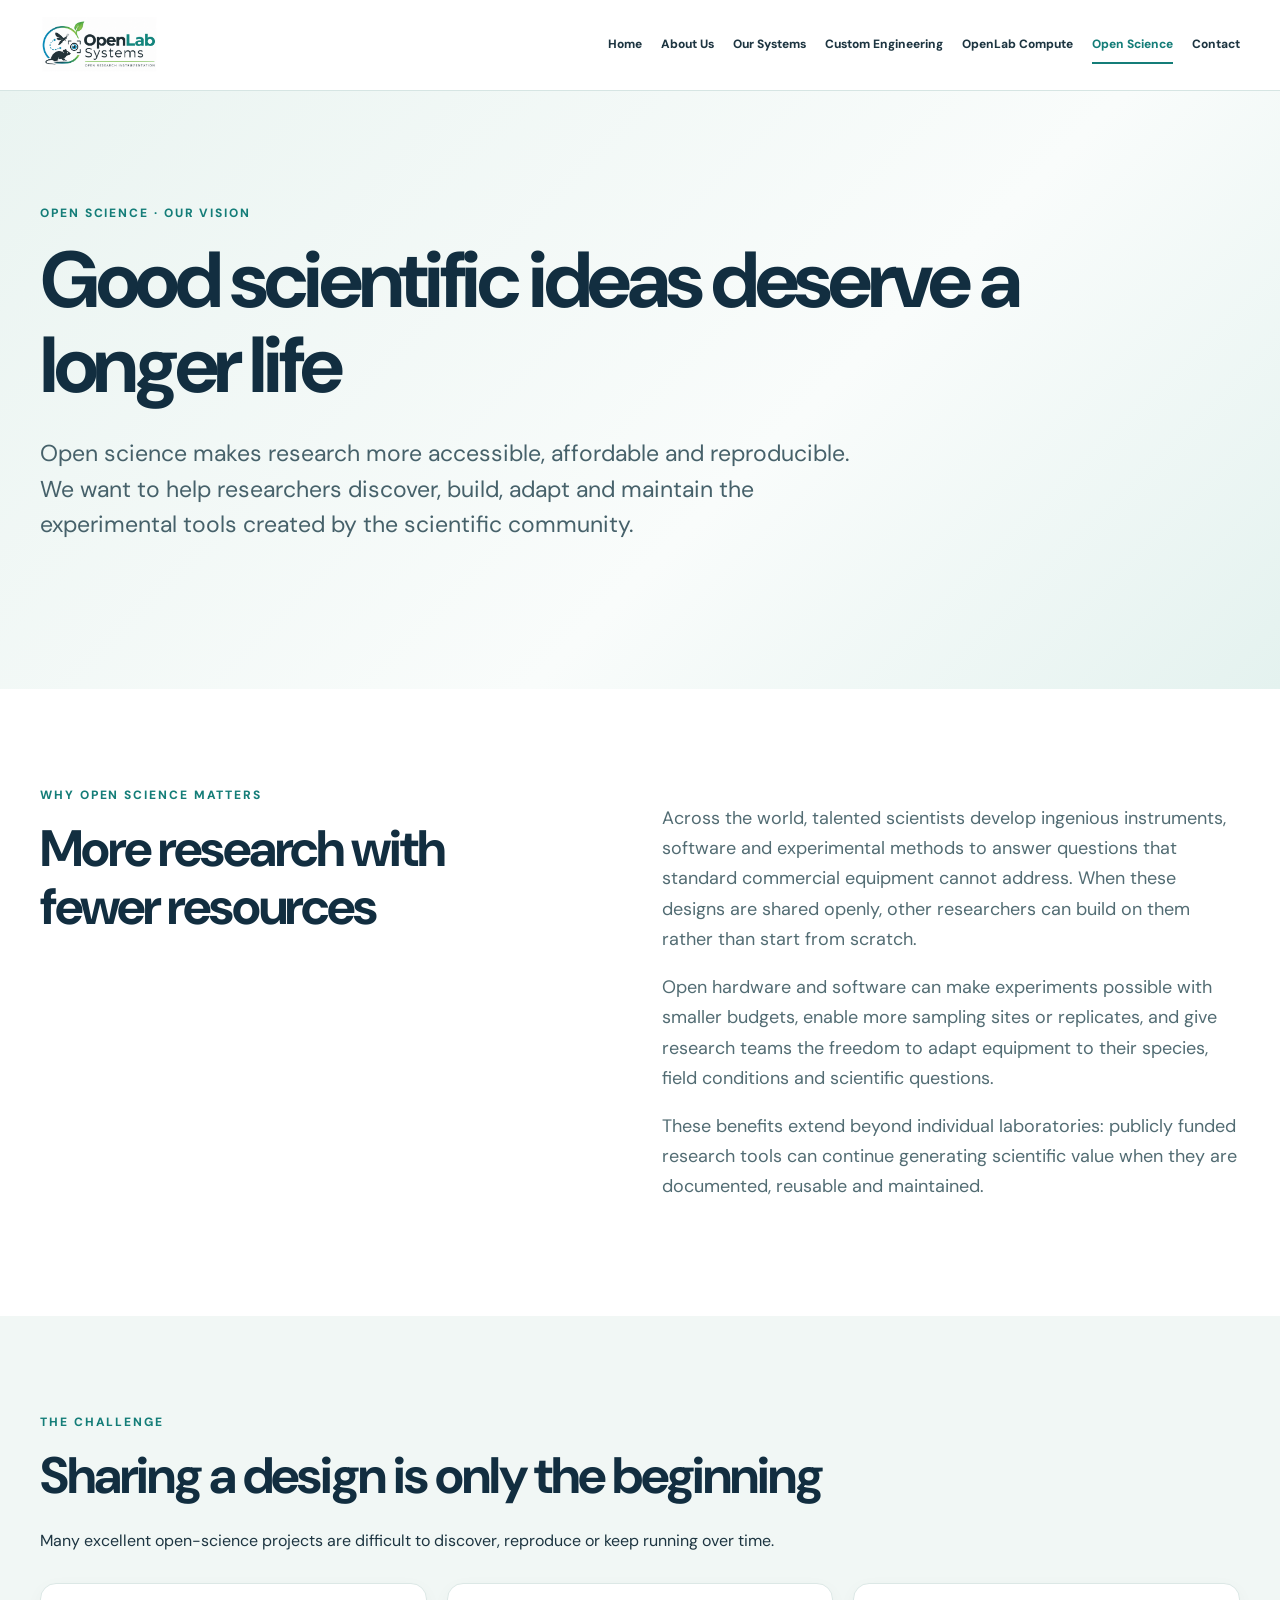
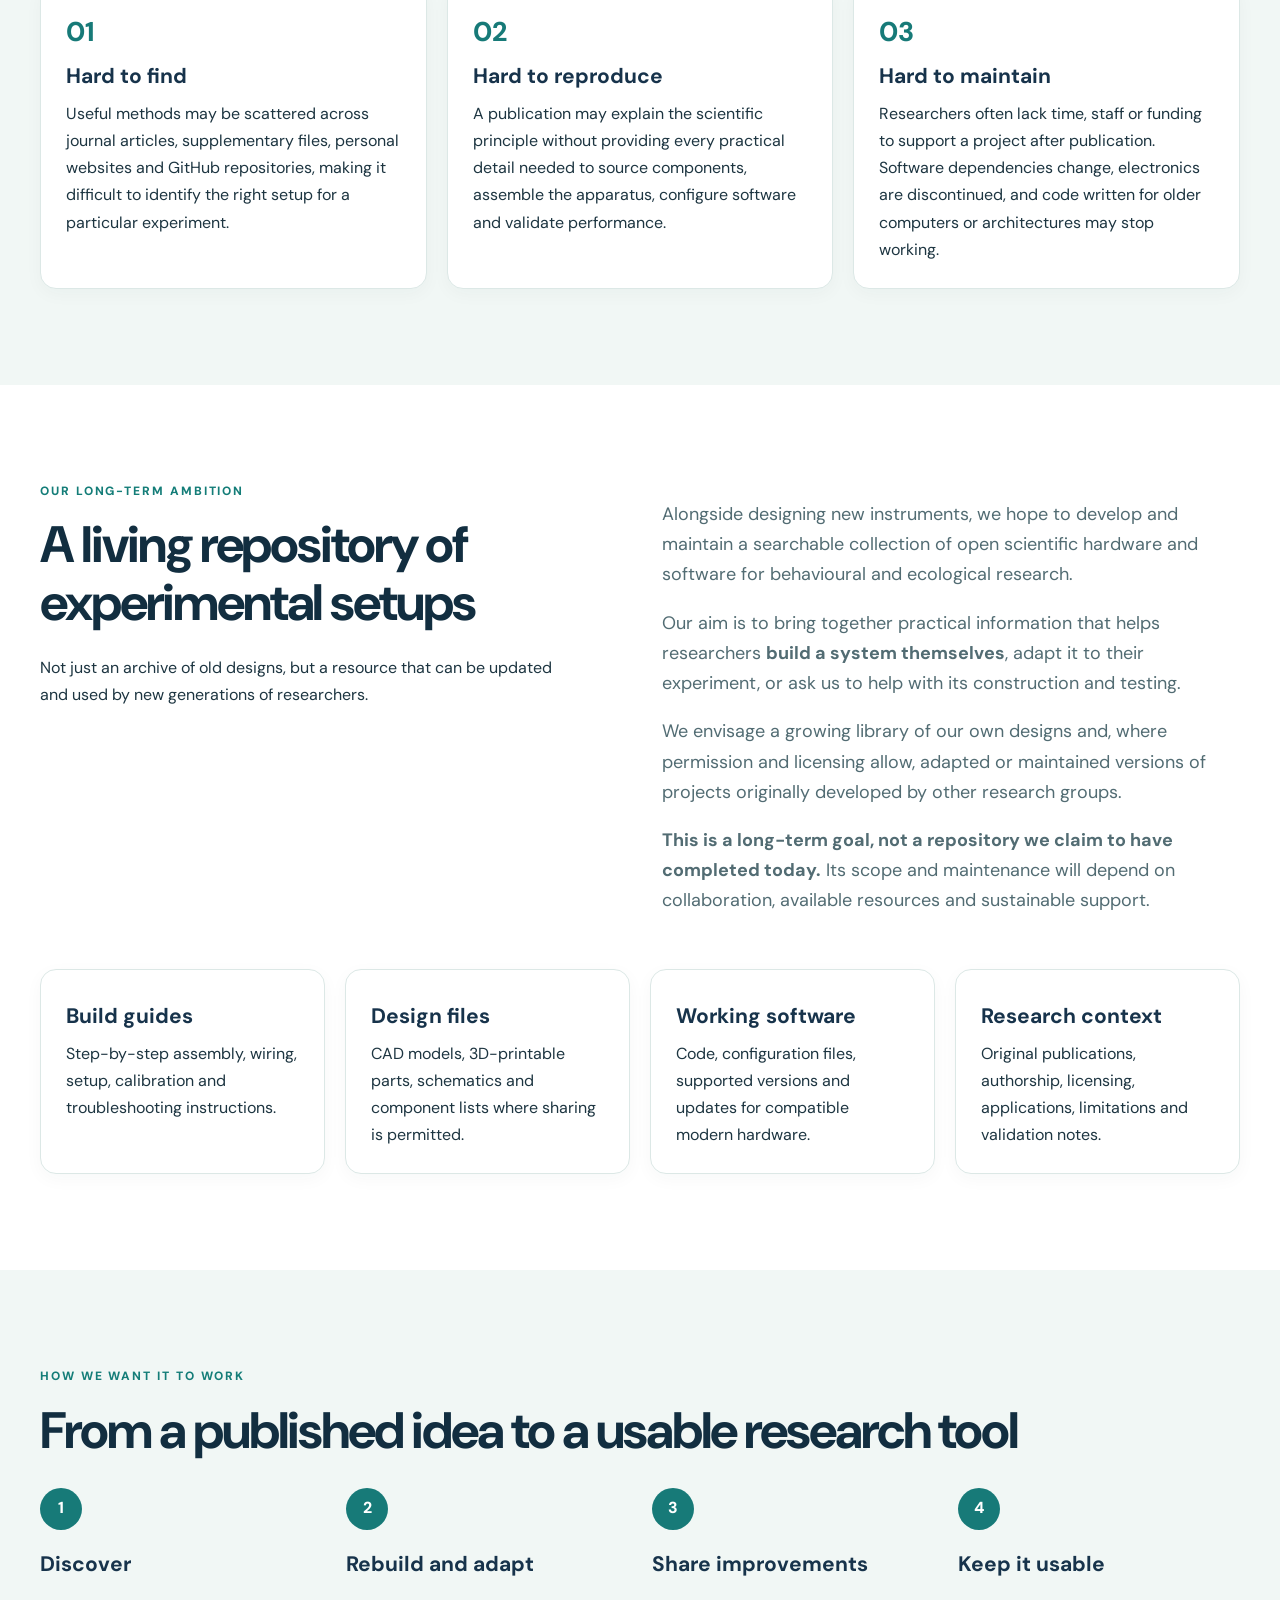
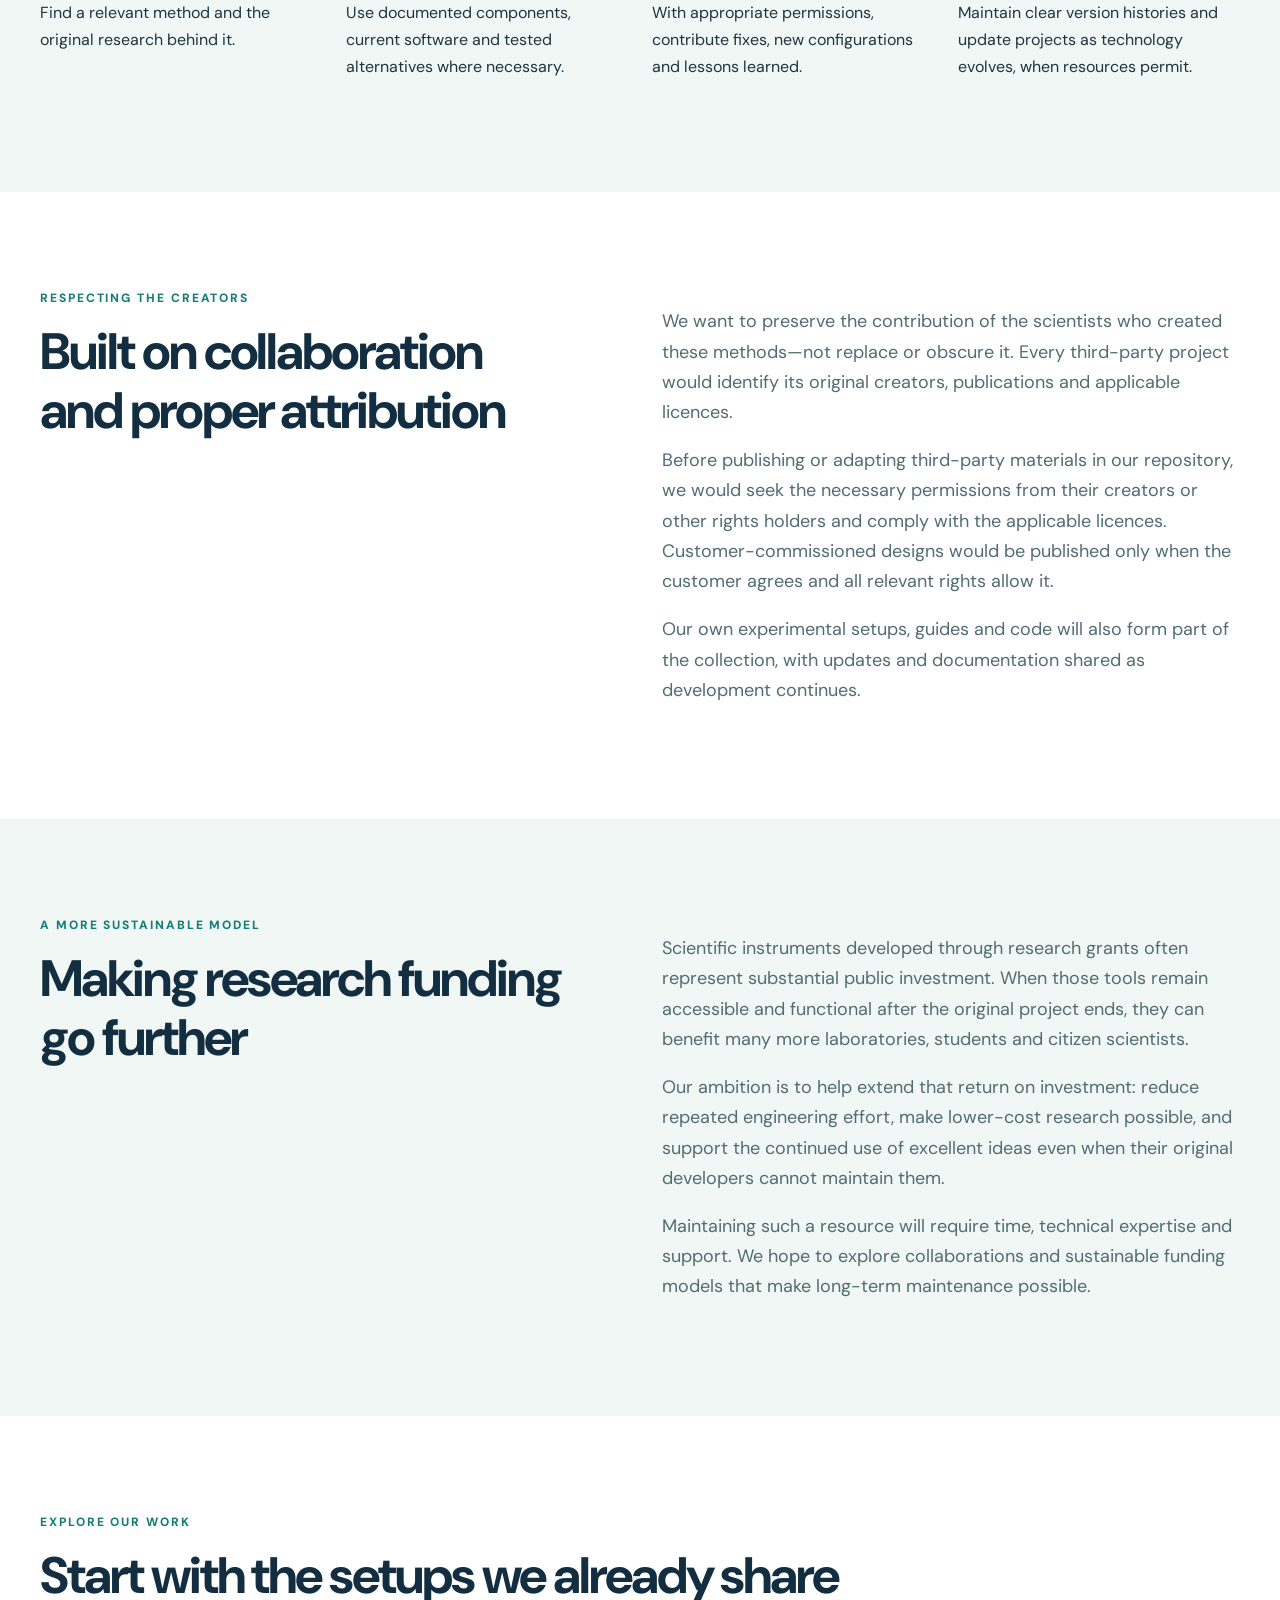
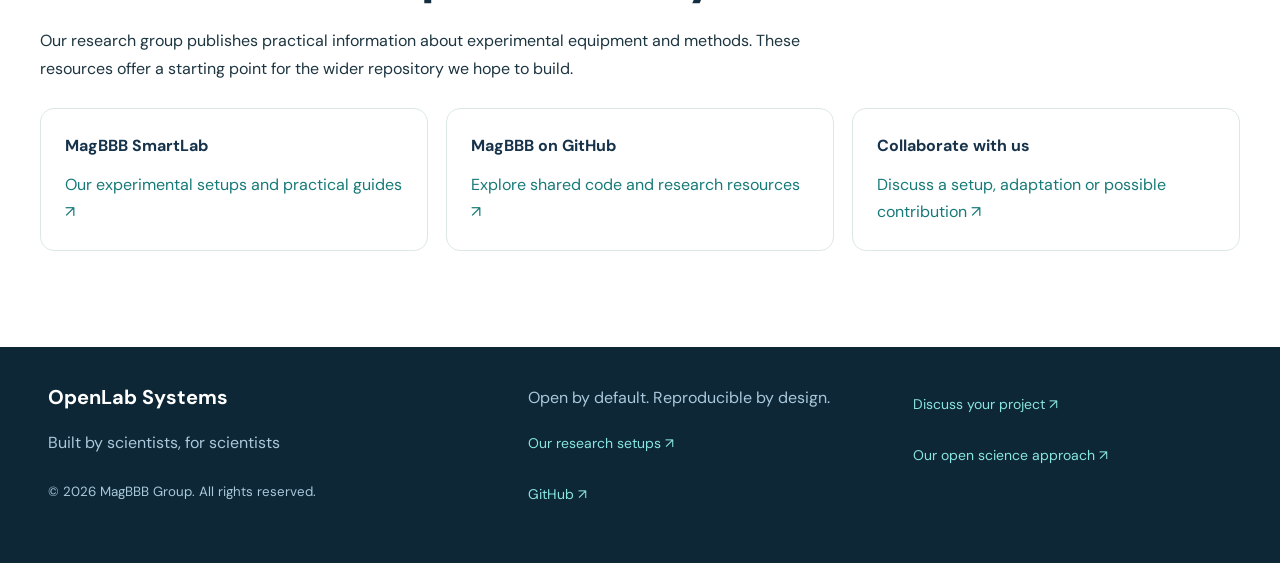
<file: open-science.html>
<!DOCTYPE html>
<html lang="en"><head><meta charset="utf-8"/><meta content="width=device-width,initial-scale=1" name="viewport"/><meta content="OpenLab Systems vision for making open scientific hardware and software easier to find, reproduce, update and maintain." name="description"/><title>Open Science | OpenLab Systems</title><link href="logo.png" rel="icon" type="image/png"/><link href="style.css?v=20261024-multipage1" rel="stylesheet"/><script defer="" src="site.js"></script><style>
.ol-alt{background:#f1f7f5}.ol-intro{max-width:780px;line-height:1.75}.ol-grid{display:grid;grid-template-columns:repeat(3,minmax(0,1fr));gap:20px;margin-top:28px}.ol-grid-4{grid-template-columns:repeat(4,minmax(0,1fr));margin-top:35px}.ol-card{padding:25px;background:#fff;border:1px solid #dce8e6;border-radius:16px;box-shadow:0 5px 18px rgba(15,50,60,.035)}.ol-card h3{margin:8px 0 10px;color:#17334b}.ol-card p{margin:0;line-height:1.7}.ol-symbol{color:#177a78;font-size:1.7rem;font-weight:800}.ol-steps{display:grid;grid-template-columns:repeat(4,minmax(0,1fr));gap:24px;margin-top:28px}.ol-steps span{display:inline-flex;align-items:center;justify-content:center;width:42px;height:42px;background:#177a78;color:white;border-radius:50%;font-weight:800}.ol-steps h3{color:#17334b}.ol-steps p{line-height:1.7}.ol-links{display:grid;grid-template-columns:repeat(3,minmax(0,1fr));gap:18px;margin-top:25px}.ol-link{display:flex;flex-direction:column;gap:12px;padding:24px;border:1px solid #dce8e6;border-radius:14px;text-decoration:none;background:#fff;color:#17334b}.ol-link span{color:#177a78}.ol-link:hover{border-color:#177a78;transform:translateY(-2px)}@media(max-width:850px){.ol-grid,.ol-grid-4,.ol-steps,.ol-links{grid-template-columns:repeat(2,minmax(0,1fr))}}@media(max-width:580px){.ol-grid,.ol-grid-4,.ol-steps,.ol-links{grid-template-columns:1fr}}</style></head><body><header class="site-header"><div class="wrap header-inner"><a aria-label="OpenLab Systems homepage" class="brand" href="index.html"><img alt="OpenLab Systems" onerror="this.style.display='none';this.nextElementSibling.style.display='inline'" src="logo.png"/><span class="brand-fallback">OPENLAB <em>SYSTEMS</em></span></a><button aria-controls="site-nav" aria-expanded="false" aria-label="Toggle navigation" class="menu-toggle"><span></span><span></span><span></span></button><nav aria-label="Main navigation" class="site-nav" id="site-nav"><a class="" href="index.html">Home</a><a class="" href="about.html">About Us</a><a class="" href="systems.html">Our Systems</a><a class="" href="custom-engineering.html">Custom Engineering</a><a class="" href="compute.html">OpenLab Compute</a><a class="active" href="open-science.html">Open Science</a><a class="" href="contact.html">Contact</a></nav></div></header><main id="main-content">
<section class="page-hero"><div class="wrap"><p class="eyebrow">OPEN SCIENCE · OUR VISION</p><h1>Good scientific ideas deserve a longer life</h1><p class="hero-lead">Open science makes research more accessible, affordable and reproducible. We want to help researchers discover, build, adapt and maintain the experimental tools created by the scientific community.</p></div></section>
<section class="section"><div class="wrap two-col"><div><p class="eyebrow">WHY OPEN SCIENCE MATTERS</p><h2>More research with fewer resources</h2></div><div class="body-large"><p>Across the world, talented scientists develop ingenious instruments, software and experimental methods to answer questions that standard commercial equipment cannot address. When these designs are shared openly, other researchers can build on them rather than start from scratch.</p><p>Open hardware and software can make experiments possible with smaller budgets, enable more sampling sites or replicates, and give research teams the freedom to adapt equipment to their species, field conditions and scientific questions.</p><p>These benefits extend beyond individual laboratories: publicly funded research tools can continue generating scientific value when they are documented, reusable and maintained.</p></div></div></section>
<section class="section ol-alt"><div class="wrap"><p class="eyebrow">THE CHALLENGE</p><h2>Sharing a design is only the beginning</h2><p class="ol-intro">Many excellent open-science projects are difficult to discover, reproduce or keep running over time.</p><div class="ol-grid"><article class="ol-card"><div class="ol-symbol">01</div><h3>Hard to find</h3><p>Useful methods may be scattered across journal articles, supplementary files, personal websites and GitHub repositories, making it difficult to identify the right setup for a particular experiment.</p></article><article class="ol-card"><div class="ol-symbol">02</div><h3>Hard to reproduce</h3><p>A publication may explain the scientific principle without providing every practical detail needed to source components, assemble the apparatus, configure software and validate performance.</p></article><article class="ol-card"><div class="ol-symbol">03</div><h3>Hard to maintain</h3><p>Researchers often lack time, staff or funding to support a project after publication. Software dependencies change, electronics are discontinued, and code written for older computers or architectures may stop working.</p></article></div></div></section>
<section class="section"><div class="wrap two-col"><div><p class="eyebrow">OUR LONG-TERM AMBITION</p><h2>A living repository of experimental setups</h2><p>Not just an archive of old designs, but a resource that can be updated and used by new generations of researchers.</p></div><div class="body-large"><p>Alongside designing new instruments, we hope to develop and maintain a searchable collection of open scientific hardware and software for behavioural and ecological research.</p><p>Our aim is to bring together practical information that helps researchers <strong>build a system themselves</strong>, adapt it to their experiment, or ask us to help with its construction and testing.</p><p>We envisage a growing library of our own designs and, where permission and licensing allow, adapted or maintained versions of projects originally developed by other research groups.</p><p><strong>This is a long-term goal, not a repository we claim to have completed today.</strong> Its scope and maintenance will depend on collaboration, available resources and sustainable support.</p></div></div>
<div class="wrap"><div class="ol-grid ol-grid-4"><article class="ol-card"><h3>Build guides</h3><p>Step-by-step assembly, wiring, setup, calibration and troubleshooting instructions.</p></article><article class="ol-card"><h3>Design files</h3><p>CAD models, 3D-printable parts, schematics and component lists where sharing is permitted.</p></article><article class="ol-card"><h3>Working software</h3><p>Code, configuration files, supported versions and updates for compatible modern hardware.</p></article><article class="ol-card"><h3>Research context</h3><p>Original publications, authorship, licensing, applications, limitations and validation notes.</p></article></div></div></section>
<section class="section ol-alt"><div class="wrap"><p class="eyebrow">HOW WE WANT IT TO WORK</p><h2>From a published idea to a usable research tool</h2><div class="ol-steps"><div><span>1</span><h3>Discover</h3><p>Find a relevant method and the original research behind it.</p></div><div><span>2</span><h3>Rebuild and adapt</h3><p>Use documented components, current software and tested alternatives where necessary.</p></div><div><span>3</span><h3>Share improvements</h3><p>With appropriate permissions, contribute fixes, new configurations and lessons learned.</p></div><div><span>4</span><h3>Keep it usable</h3><p>Maintain clear version histories and update projects as technology evolves, when resources permit.</p></div></div></div></section>
<section class="section"><div class="wrap two-col"><div><p class="eyebrow">RESPECTING THE CREATORS</p><h2>Built on collaboration and proper attribution</h2></div><div class="body-large"><p>We want to preserve the contribution of the scientists who created these methods—not replace or obscure it. Every third-party project would identify its original creators, publications and applicable licences.</p><p>Before publishing or adapting third-party materials in our repository, we would seek the necessary permissions from their creators or other rights holders and comply with the applicable licences. Customer-commissioned designs would be published only when the customer agrees and all relevant rights allow it.</p><p>Our own experimental setups, guides and code will also form part of the collection, with updates and documentation shared as development continues.</p></div></div></section>
<section class="section ol-alt"><div class="wrap two-col"><div><p class="eyebrow">A MORE SUSTAINABLE MODEL</p><h2>Making research funding go further</h2></div><div class="body-large"><p>Scientific instruments developed through research grants often represent substantial public investment. When those tools remain accessible and functional after the original project ends, they can benefit many more laboratories, students and citizen scientists.</p><p>Our ambition is to help extend that return on investment: reduce repeated engineering effort, make lower-cost research possible, and support the continued use of excellent ideas even when their original developers cannot maintain them.</p><p>Maintaining such a resource will require time, technical expertise and support. We hope to explore collaborations and sustainable funding models that make long-term maintenance possible.</p></div></div></section>
<section class="section"><div class="wrap"><p class="eyebrow">EXPLORE OUR WORK</p><h2>Start with the setups we already share</h2><p class="ol-intro">Our research group publishes practical information about experimental equipment and methods. These resources offer a starting point for the wider repository we hope to build.</p><div class="ol-links"><a class="ol-link" href="https://magbbb.com/openscience/smartlab/" rel="noopener noreferrer" target="_blank"><strong>MagBBB SmartLab</strong><span>Our experimental setups and practical guides ↗</span></a><a class="ol-link" href="https://github.com/MagBBBGroup" rel="noopener noreferrer" target="_blank"><strong>MagBBB on GitHub</strong><span>Explore shared code and research resources ↗</span></a><a class="ol-link" href="contact.html"><strong>Collaborate with us</strong><span>Discuss a setup, adaptation or possible contribution ↗</span></a></div></div></section>
</main>
<footer class="site-footer">
  <div class="footer-layout">

    <div class="footer-column footer-left">
      <h3>OpenLab Systems</h3>
      <p>Built by scientists, for scientists</p>
      <small>© 2026 MagBBB Group. All rights reserved.</small>
    </div>

    <div class="footer-column footer-centre">
      <p>Open by default. Reproducible by design.</p>
      <a href="https://magbbb.com/openscience/smartlab/"
         target="_blank" rel="noopener noreferrer">
        Our research setups ↗
      </a>
      <a href="https://github.com/MagBBBGroup"
         target="_blank" rel="noopener noreferrer">
        GitHub ↗
      </a>
    </div>

    <div class="footer-column footer-right">
      <a href="contact.html">Discuss your project ↗</a>
      <a href="open-science.html">Our open science approach ↗</a>
    </div>

  </div>
</footer>
</body></html>
</file>
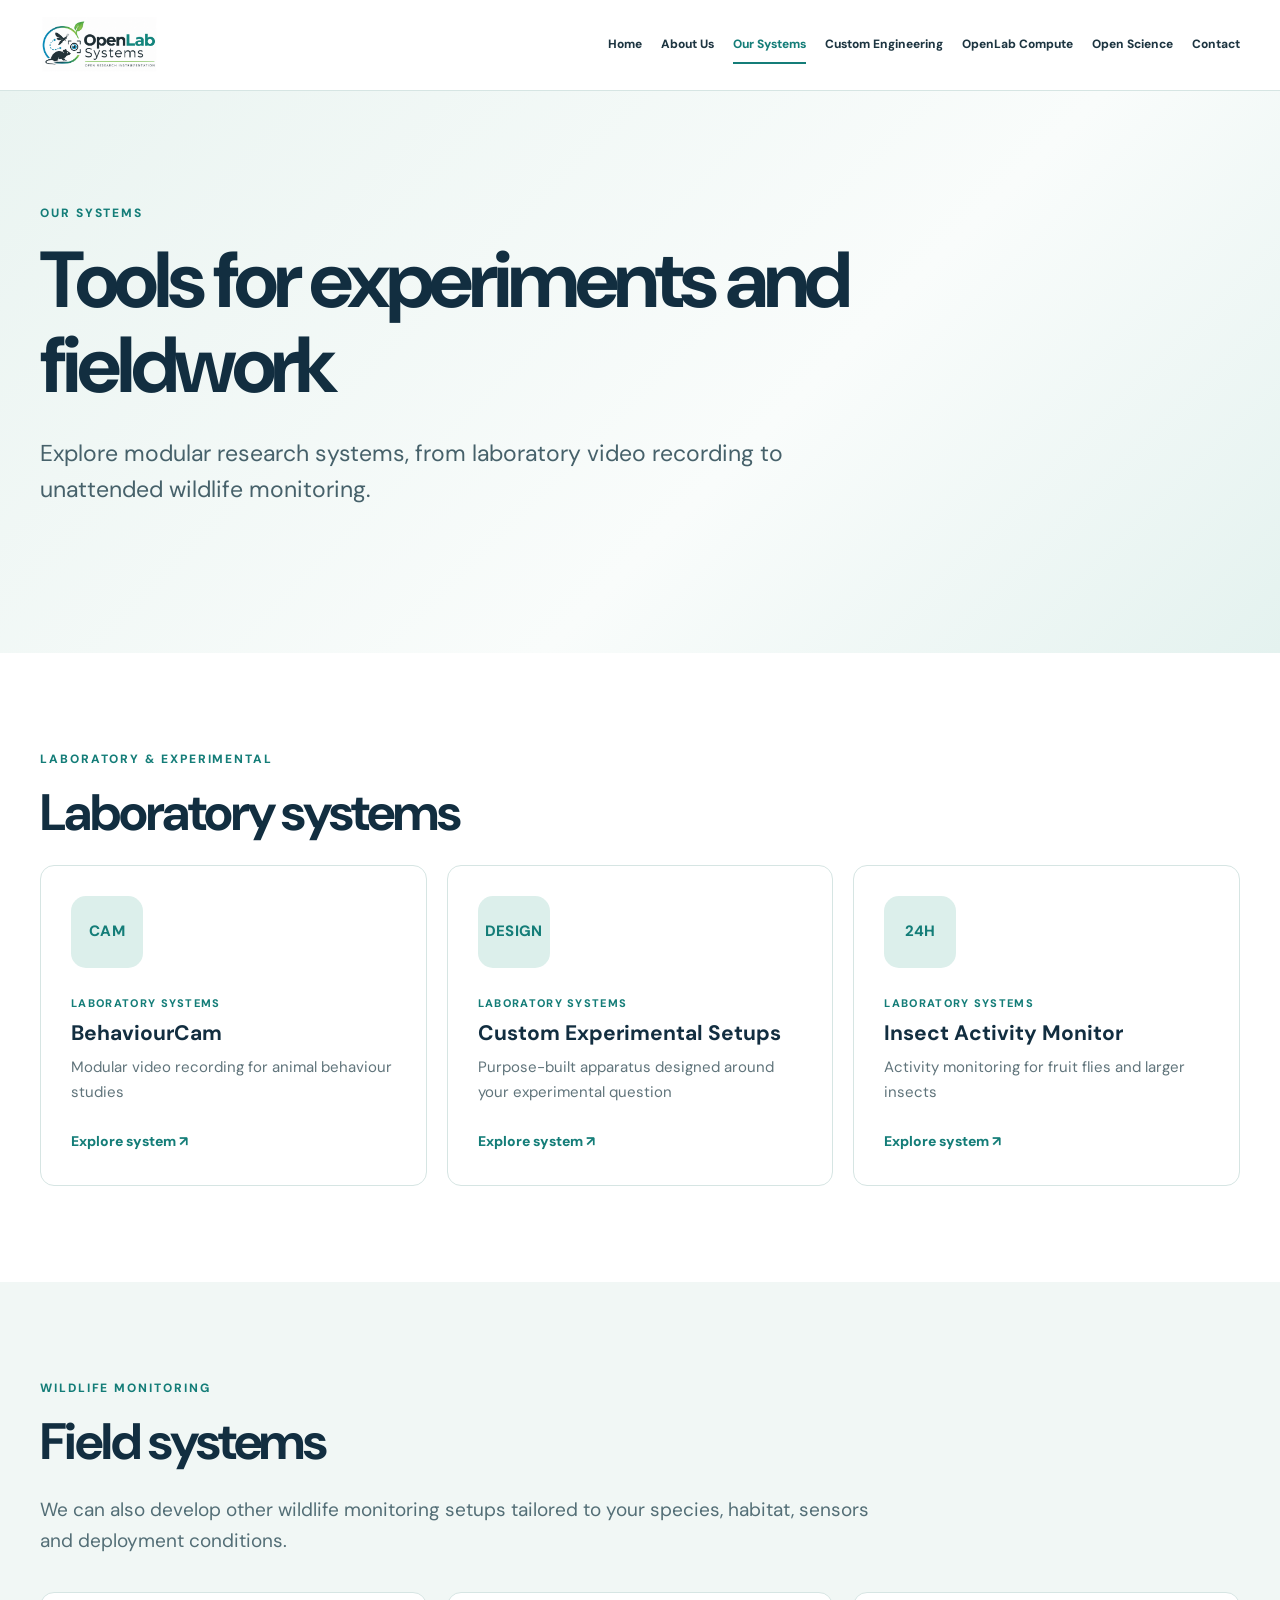
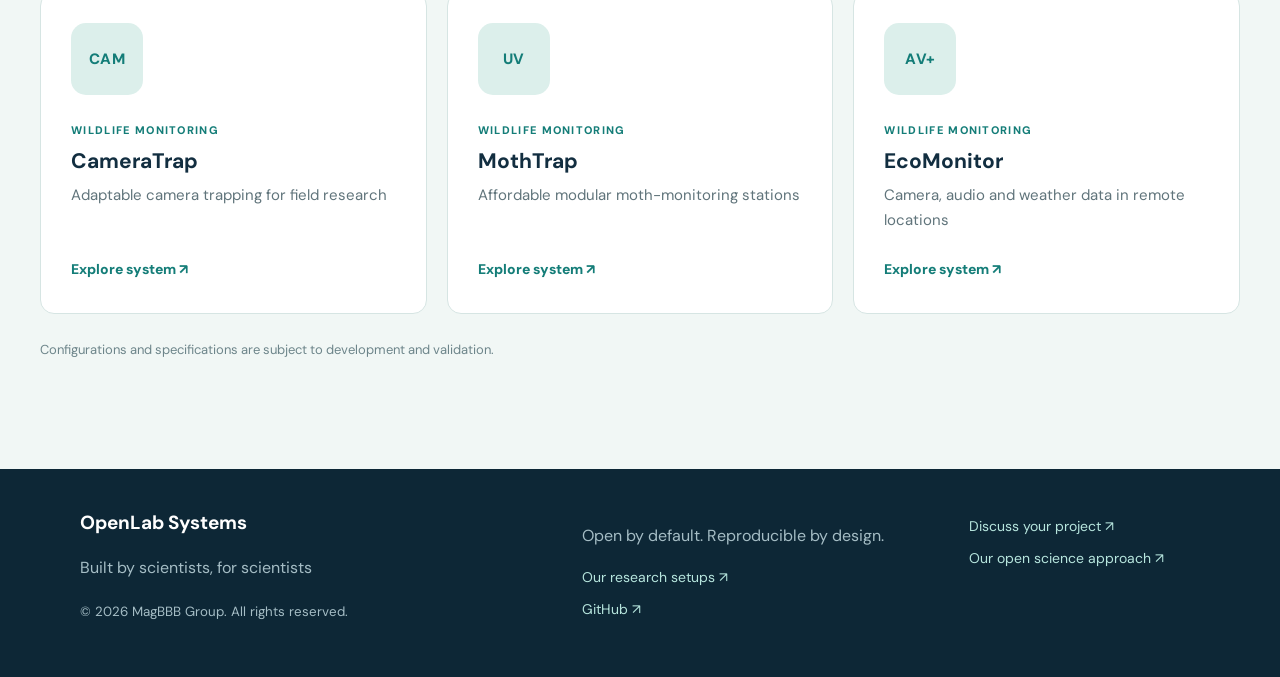
<file: systems.html>
<!doctype html><html lang="en"><head><meta charset="utf-8"><meta name="viewport" content="width=device-width,initial-scale=1"><meta name="description" content="Laboratory and wildlife monitoring systems from OpenLab Systems."><title>Our Systems | OpenLab Systems</title><link rel="icon" href="logo.png" type="image/png"><link rel="stylesheet" href="style.css?v=20261024-multipage1"><script defer src="site.js"></script></head><body><header class="site-header"><div class="wrap header-inner"><a class="brand" href="index.html" aria-label="OpenLab Systems homepage"><img src="logo.png" alt="OpenLab Systems" onerror="this.style.display='none';this.nextElementSibling.style.display='inline'"/><span class="brand-fallback">OPENLAB <em>SYSTEMS</em></span></a><button class="menu-toggle" aria-expanded="false" aria-controls="site-nav" aria-label="Toggle navigation"><span></span><span></span><span></span></button><nav id="site-nav" class="site-nav" aria-label="Main navigation"><a href="index.html" class="">Home</a><a href="about.html" class="">About Us</a><a href="systems.html" class="active">Our Systems</a><a href="custom-engineering.html" class="">Custom Engineering</a><a href="compute.html" class="">OpenLab Compute</a><a href="open-science.html" class="">Open Science</a><a href="contact.html" class="">Contact</a></nav></div></header><main id="main-content"><section class="page-hero "><div class="wrap"><p class="eyebrow">OUR SYSTEMS</p><h1>Tools for experiments and fieldwork</h1><p class="hero-lead">Explore modular research systems, from laboratory video recording to unattended wildlife monitoring.</p></div></section><section class="section"><div class="wrap"><p class="eyebrow">LABORATORY & EXPERIMENTAL</p><h2>Laboratory systems</h2><div class="card-grid"><article class="system-card"><div class="system-mark">CAM</div><div class="system-meta">Laboratory systems</div><h3>BehaviourCam</h3><p>Modular video recording for animal behaviour studies</p><a class="text-link" href="behaviourcam.html">Explore system <span aria-hidden="true">↗</span></a></article><article class="system-card"><div class="system-mark">DESIGN</div><div class="system-meta">Laboratory systems</div><h3>Custom Experimental Setups</h3><p>Purpose-built apparatus designed around your experimental question</p><a class="text-link" href="custom-setups.html">Explore system <span aria-hidden="true">↗</span></a></article><article class="system-card"><div class="system-mark">24H</div><div class="system-meta">Laboratory systems</div><h3>Insect Activity Monitor</h3><p>Activity monitoring for fruit flies and larger insects</p><a class="text-link" href="insect-activity-monitor.html">Explore system <span aria-hidden="true">↗</span></a></article></div></div></section><section class="section soft"><div class="wrap"><p class="eyebrow">WILDLIFE MONITORING</p><h2>Field systems</h2><p class="section-lead">We can also develop other wildlife monitoring setups tailored to your species, habitat, sensors and deployment conditions.</p><div class="card-grid"><article class="system-card"><div class="system-mark">CAM</div><div class="system-meta">Wildlife monitoring</div><h3>CameraTrap</h3><p>Adaptable camera trapping for field research</p><a class="text-link" href="camera-trap.html">Explore system <span aria-hidden="true">↗</span></a></article><article class="system-card"><div class="system-mark">UV</div><div class="system-meta">Wildlife monitoring</div><h3>MothTrap</h3><p>Affordable modular moth-monitoring stations</p><a class="text-link" href="moth-trap.html">Explore system <span aria-hidden="true">↗</span></a></article><article class="system-card"><div class="system-mark">AV+</div><div class="system-meta">Wildlife monitoring</div><h3>EcoMonitor</h3><p>Camera, audio and weather data in remote locations</p><a class="text-link" href="eco-monitor.html">Explore system <span aria-hidden="true">↗</span></a></article></div><p class="muted">Configurations and specifications are subject to development and validation.</p></div></section></main><footer class="site-footer"><div class="wrap footer-grid"><div><strong>OpenLab Systems</strong><p>Built by scientists, for scientists</p><small>© 2026 MagBBB Group. All rights reserved.</small></div><div><p>Open by default. Reproducible by design.</p><a href="https://magbbb.com/openscience/smartlab/" target="_blank" rel="noopener noreferrer">Our research setups ↗</a><a href="https://github.com/MagBBBGroup" target="_blank" rel="noopener noreferrer">GitHub ↗</a></div><div><a href="contact.html">Discuss your project ↗</a><a href="open-science.html">Our open science approach ↗</a></div></div></footer></body></html>
</file>
<file: style.css>
@import url('https://fonts.googleapis.com/css2?family=DM+Sans:wght@400;500;600;700;800&display=swap');
:root{--navy:#122e40;--ink:#1d3541;--teal:#147d78;--mint:#dcefeb;--pale:#f1f7f5;--muted:#60747b;--line:#d6e5e3;--red:#bd3f37}*{box-sizing:border-box}html{scroll-behavior:smooth}body{margin:0;background:#fff;color:var(--ink);font:16px/1.68 'DM Sans',system-ui,sans-serif}a{color:var(--teal)}a:focus-visible,button:focus-visible{outline:3px solid #df8c46;outline-offset:3px}.wrap{width:min(1200px,calc(100% - 64px));margin:auto}.site-header{position:sticky;top:0;z-index:30;background:#ffffffed;backdrop-filter:blur(14px);border-bottom:1px solid var(--line)}.header-inner{display:flex;align-items:center;justify-content:space-between;gap:30px;min-height:90px}.brand{display:flex;align-items:center;text-decoration:none;min-width:155px}.brand img{width:210px;max-height:70px;object-fit:contain;object-position:left}.brand-fallback{display:none;font-weight:800;letter-spacing:.05em;color:var(--navy)}.brand-fallback em{font-style:normal;color:var(--teal)}.site-nav{display:flex;align-items:center;gap:19px}.site-nav a{font-size:12px;font-weight:800;text-decoration:none;color:var(--ink);white-space:nowrap;padding:8px 0;border-bottom:2px solid transparent}.site-nav a:hover,.site-nav a.active{color:var(--teal);border-bottom-color:var(--teal)}.menu-toggle{display:none}.page-hero{background:linear-gradient(135deg,#eaf4f1,#f9fcfb 60%,#e4f2ef);padding:112px 0 116px}.home-hero{padding:135px 0 150px;background:radial-gradient(circle at 95% 25%,#b6ded6 0,transparent 36%),linear-gradient(115deg,#edf7f4,#fff 72%)}.eyebrow{color:var(--teal);font-size:12px;letter-spacing:.16em;font-weight:800;text-transform:uppercase;margin:0 0 15px}h1,h2,h3,p{overflow-wrap:break-word}h1{font-size:clamp(43px,6.2vw,82px);line-height:1.07;letter-spacing:-.055em;color:var(--navy);max-width:1020px;margin:0 0 28px}h1 em,h2 em{font-style:normal;color:var(--teal)}h2{font-size:clamp(32px,4vw,52px);line-height:1.14;letter-spacing:-.04em;color:var(--navy);margin:0 0 22px}h3{color:var(--navy);font-size:21px;line-height:1.28}.hero-lead{font-size:clamp(18px,2vw,23px);line-height:1.55;max-width:820px;color:#46616a;margin:0 0 30px}.button{display:inline-flex;align-items:center;justify-content:center;gap:18px;background:var(--teal);color:#fff;border:1px solid var(--teal);padding:13px 21px;border-radius:8px;text-decoration:none;font-weight:800;font-size:14px;margin:5px 9px 5px 0;transition:transform .2s,background .2s,box-shadow .2s}.button:hover{transform:translateY(-2px);background:#0c6561;box-shadow:0 10px 24px #126e6b26}.button-outline{background:transparent;color:var(--teal)}.button-outline:hover{color:white}.section{padding:96px 0}.soft{background:var(--pale)}.dark-section{background:var(--navy);color:#d6e5e9}.dark-section h2{color:white}.dark-section .eyebrow{color:#92d9cf}.two-col{display:grid;grid-template-columns:1fr 1.1fr;gap:8%;align-items:start}.body-large{font-size:18px;color:#526c73}.dark-section .body-large{color:#d6e5e9}.section-lead{font-size:19px;color:#536e76;max-width:850px;margin:0 0 35px}.three-steps{display:grid;grid-template-columns:repeat(3,1fr);gap:18px;margin:36px 0}.three-steps>div{background:#fff;border:1px solid var(--line);padding:28px;border-radius:13px}.three-steps span{font-weight:800;color:var(--teal);font-size:13px}.three-steps h3{margin:14px 0 8px}.three-steps p{margin:0;color:var(--muted)}.section-head{display:flex;align-items:end;justify-content:space-between;gap:25px;margin-bottom:28px}.section-head h2{margin-bottom:0}.card-grid{display:grid;grid-template-columns:repeat(3,minmax(0,1fr));gap:20px}.system-card{display:flex;flex-direction:column;background:#fff;border:1px solid var(--line);border-radius:14px;padding:30px;min-height:315px;transition:transform .2s,box-shadow .2s}.system-card:hover{transform:translateY(-4px);box-shadow:0 20px 45px #123e3e13}.system-mark{width:72px;height:72px;border-radius:15px;background:var(--mint);display:grid;place-items:center;font-size:15px;letter-spacing:.02em;color:var(--teal);font-weight:800}.system-meta{font-size:11px;text-transform:uppercase;letter-spacing:.12em;color:var(--teal);font-weight:800;margin-top:26px}.system-card h3{margin:8px 0}.system-card p{font-size:15px;color:var(--muted);margin:0 0 25px}.text-link{font-size:14px;font-weight:800;color:var(--teal);text-decoration:none;border-bottom:1px solid transparent}.text-link:hover{border-bottom-color:currentColor}.system-card .text-link{margin-top:auto;align-self:start}.reading{max-width:820px}.reading h2{margin-top:38px}.reading h2:first-child{margin-top:0}.reading p{font-size:18px;color:#4e666e}.red-link{color:var(--red);font-weight:800}.cta-band{background:#e9f4f1;border-radius:16px;padding:44px;display:flex;align-items:center;justify-content:space-between;gap:30px}.cta-band h2{margin-bottom:10px}.cta-band p:last-child{margin-bottom:0}.product-layout{display:grid;grid-template-columns:.95fr 1.05fr;gap:8%;align-items:start}.product-visual{min-height:370px;background:linear-gradient(145deg,#d6ebe5,#f2f8f6);border:1px solid #c4ddd5;border-radius:16px;display:flex;flex-direction:column;align-items:center;justify-content:center;text-align:center;padding:30px;color:#607b80}.product-visual span{font-size:70px;font-weight:800;color:#7dbbb0;letter-spacing:-.06em}.product-visual p{max-width:280px}.feature-list{padding-left:23px}.feature-list li{padding:0 0 15px 7px;color:#4e6870}.feature-list strong{color:var(--navy)}.muted{font-size:13px;color:#6d858a;margin-top:25px}.tool-list>div{display:flex;justify-content:space-between;gap:18px;border-bottom:1px solid #c8d9d7;padding:19px 0}.tool-list strong{color:var(--navy)}.tool-list span{color:var(--muted)}.contact-panel{background:var(--pale);border:1px solid var(--line);border-radius:16px;padding:36px}.site-footer{background:#0d2432;color:#fff;padding:55px 0}.footer-grid{display:grid;grid-template-columns:2fr 1.5fr 1fr;gap:40px}.site-footer p,.site-footer small{color:#a5bdc5}.site-footer a{display:block;color:#b7e6de;text-decoration:none;margin:8px 0;font-size:14px}.site-footer strong{font-size:19px}@media(max-width:1080px){.header-inner{min-height:78px}.site-nav{gap:11px}.site-nav a{font-size:11px}.brand img{width:160px}}@media(max-width:820px){.wrap{width:min(100% - 36px,1200px)}.menu-toggle{display:flex;flex-direction:column;gap:5px;background:transparent;border:1px solid var(--line);padding:11px;border-radius:8px;cursor:pointer}.menu-toggle span{width:22px;height:2px;background:var(--navy)}.site-nav{display:none;position:absolute;top:100%;left:0;right:0;background:white;padding:14px 20px 22px;border-bottom:1px solid var(--line);box-shadow:0 12px 20px #142e3214;flex-direction:column;align-items:stretch;gap:0}.site-nav.open{display:flex}.site-nav a{font-size:15px;padding:10px 0}.page-hero,.home-hero{padding:75px 0 85px}.section{padding:65px 0}.two-col,.product-layout{grid-template-columns:1fr;gap:28px}.card-grid,.three-steps{grid-template-columns:repeat(2,minmax(0,1fr))}.footer-grid{grid-template-columns:1fr 1fr}.section-head{align-items:start;flex-direction:column}}@media(max-width:560px){.card-grid,.three-steps,.footer-grid{grid-template-columns:1fr}.cta-band{padding:25px;flex-direction:column;align-items:start}.system-card{min-height:0}.product-visual{min-height:250px}.tool-list>div{display:block}.tool-list span{display:block}.brand img{width:170px}}

/* Original vector concept illustrations for individual system pages */
.product-illustration{margin:0;background:#eaf5f2;border:1px solid #c4ddd5;border-radius:18px;overflow:hidden}
.product-illustration img{display:block;width:100%;height:auto;aspect-ratio:600/380;object-fit:contain}
.product-illustration figcaption{padding:12px 18px 16px;color:#58747c;font-size:12px;background:#f5faf8}

/* BehaviourCam: Raspberry Pi rationale */
.bc-rationale-heading{max-width:920px;margin-bottom:32px}.bc-rationale-heading .hero-lead{max-width:850px}.bc-benefits{display:grid;grid-template-columns:repeat(3,minmax(0,1fr));gap:18px}.bc-benefit{border:1px solid #d5e5e1;border-radius:14px;background:#f7fbfa;padding:25px}.bc-benefit-num{color:#168078;font-weight:800;font-size:12px;letter-spacing:.12em}.bc-benefit h3{color:#17334b;font-size:20px;line-height:1.3;margin:12px 0}.bc-benefit p{color:#4b6570;margin:0}.bc-comparison{display:grid;grid-template-columns:1fr 1fr;gap:36px;margin-top:35px;padding:30px;background:#eaf4f1;border-radius:14px}.bc-comparison h3{color:#17334b;margin:5px 0 12px}.bc-comparison p{color:#425d65}@media(max-width:900px){.bc-benefits{grid-template-columns:repeat(2,minmax(0,1fr))}}@media(max-width:600px){.bc-benefits,.bc-comparison{grid-template-columns:1fr}.bc-comparison{padding:22px}}

/* OpenLab Systems three-column footer */

.site-footer {
  background: #0d2736;
  color: #ffffff;
  padding: 38px 48px 48px;
}

.footer-layout {
  width: 100%;
  max-width: 1500px;
  margin: 0 auto;
  display: grid;
  grid-template-columns: 1.3fr 1fr 1fr;
  column-gap: 65px;
  align-items: start;
}

.footer-column {
  display: flex;
  flex-direction: column;
  align-items: flex-start;
  gap: 12px;
}

.footer-column h3 {
  color: #ffffff;
  margin: 0 0 8px;
  font-size: 20px;
}

.footer-column p {
  color: #a9c8db;
  margin: 0;
}

.footer-column small {
  color: #a9c8db;
  margin-top: 12px;
}

.footer-column a {
  color: #89e5df;
  text-decoration: none;
  font-size: 14px;
}

.footer-column a:hover {
  color: #ffffff;
  text-decoration: underline;
}

/* Responsive layout */

@media (max-width: 760px) {
  .site-footer {
    padding: 32px 24px;
  }

  .footer-layout {
    grid-template-columns: 1fr;
    gap: 30px;
  }
}
</file>
